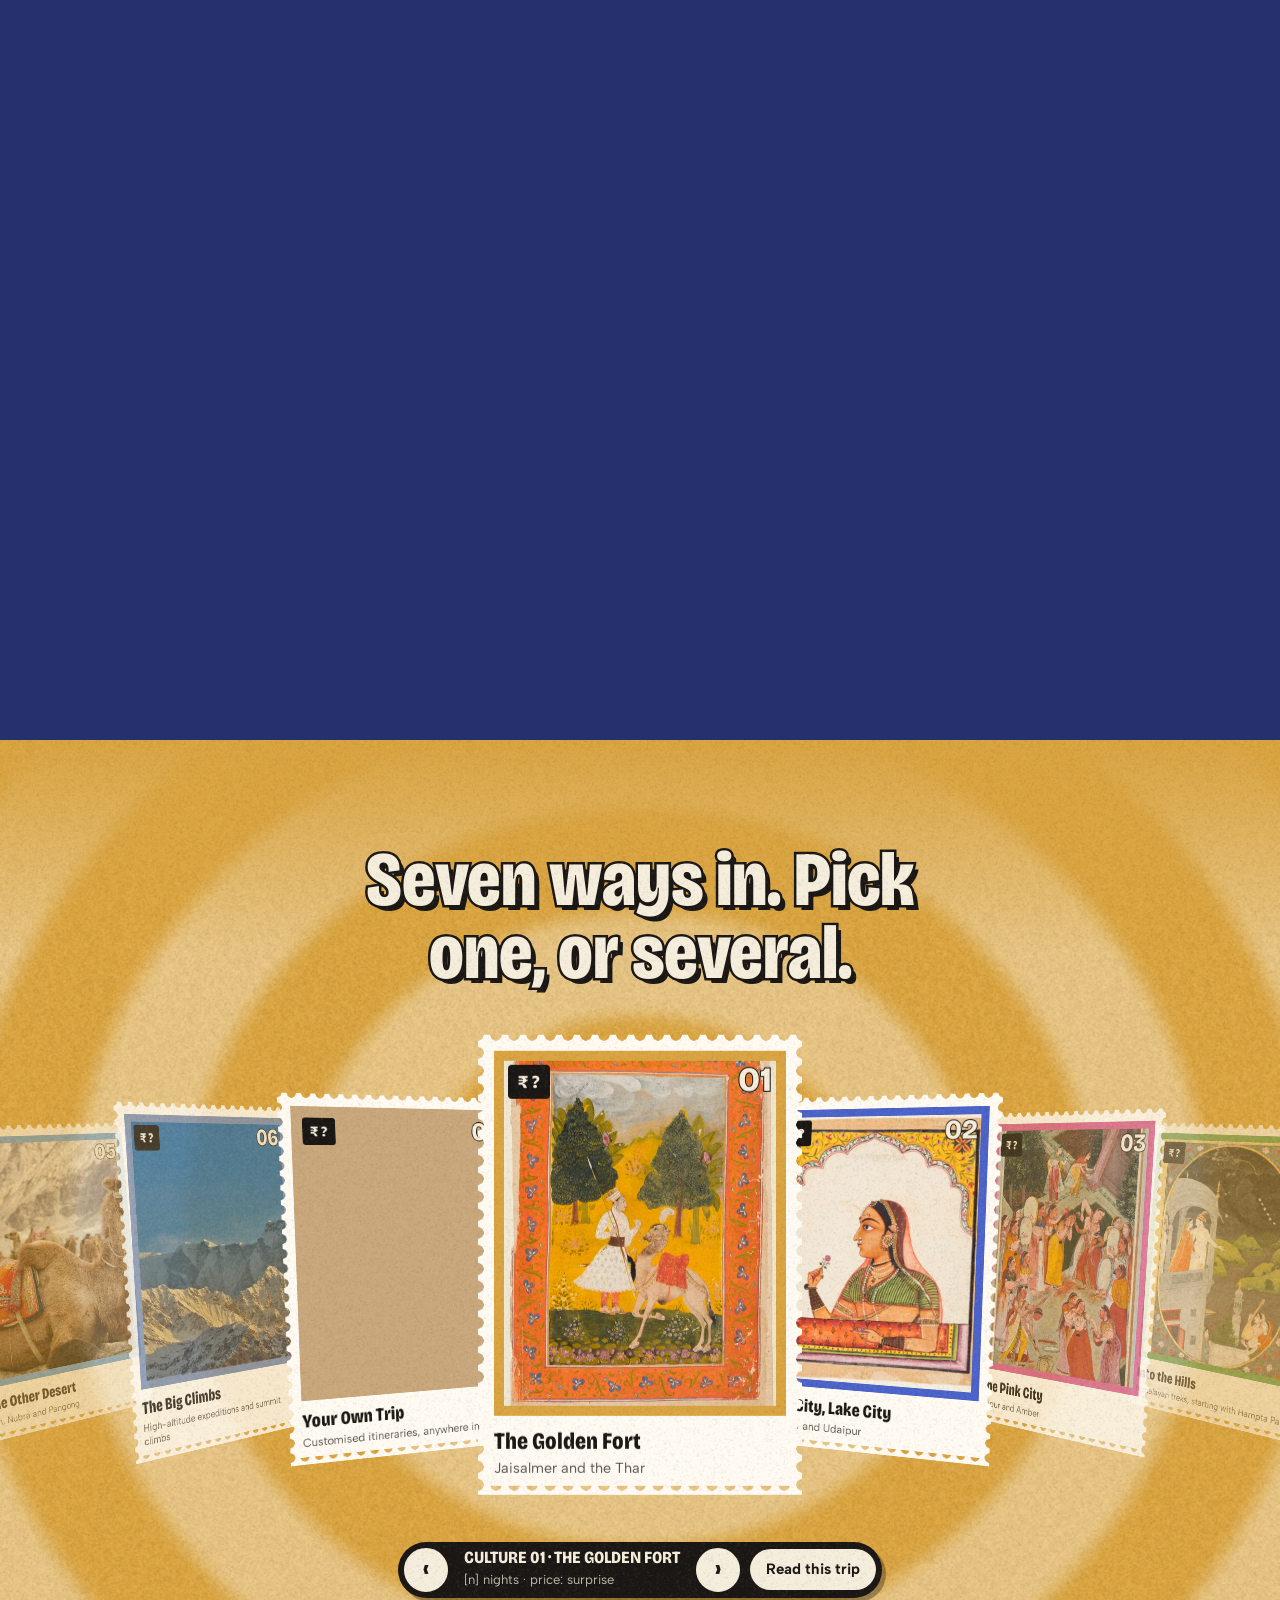
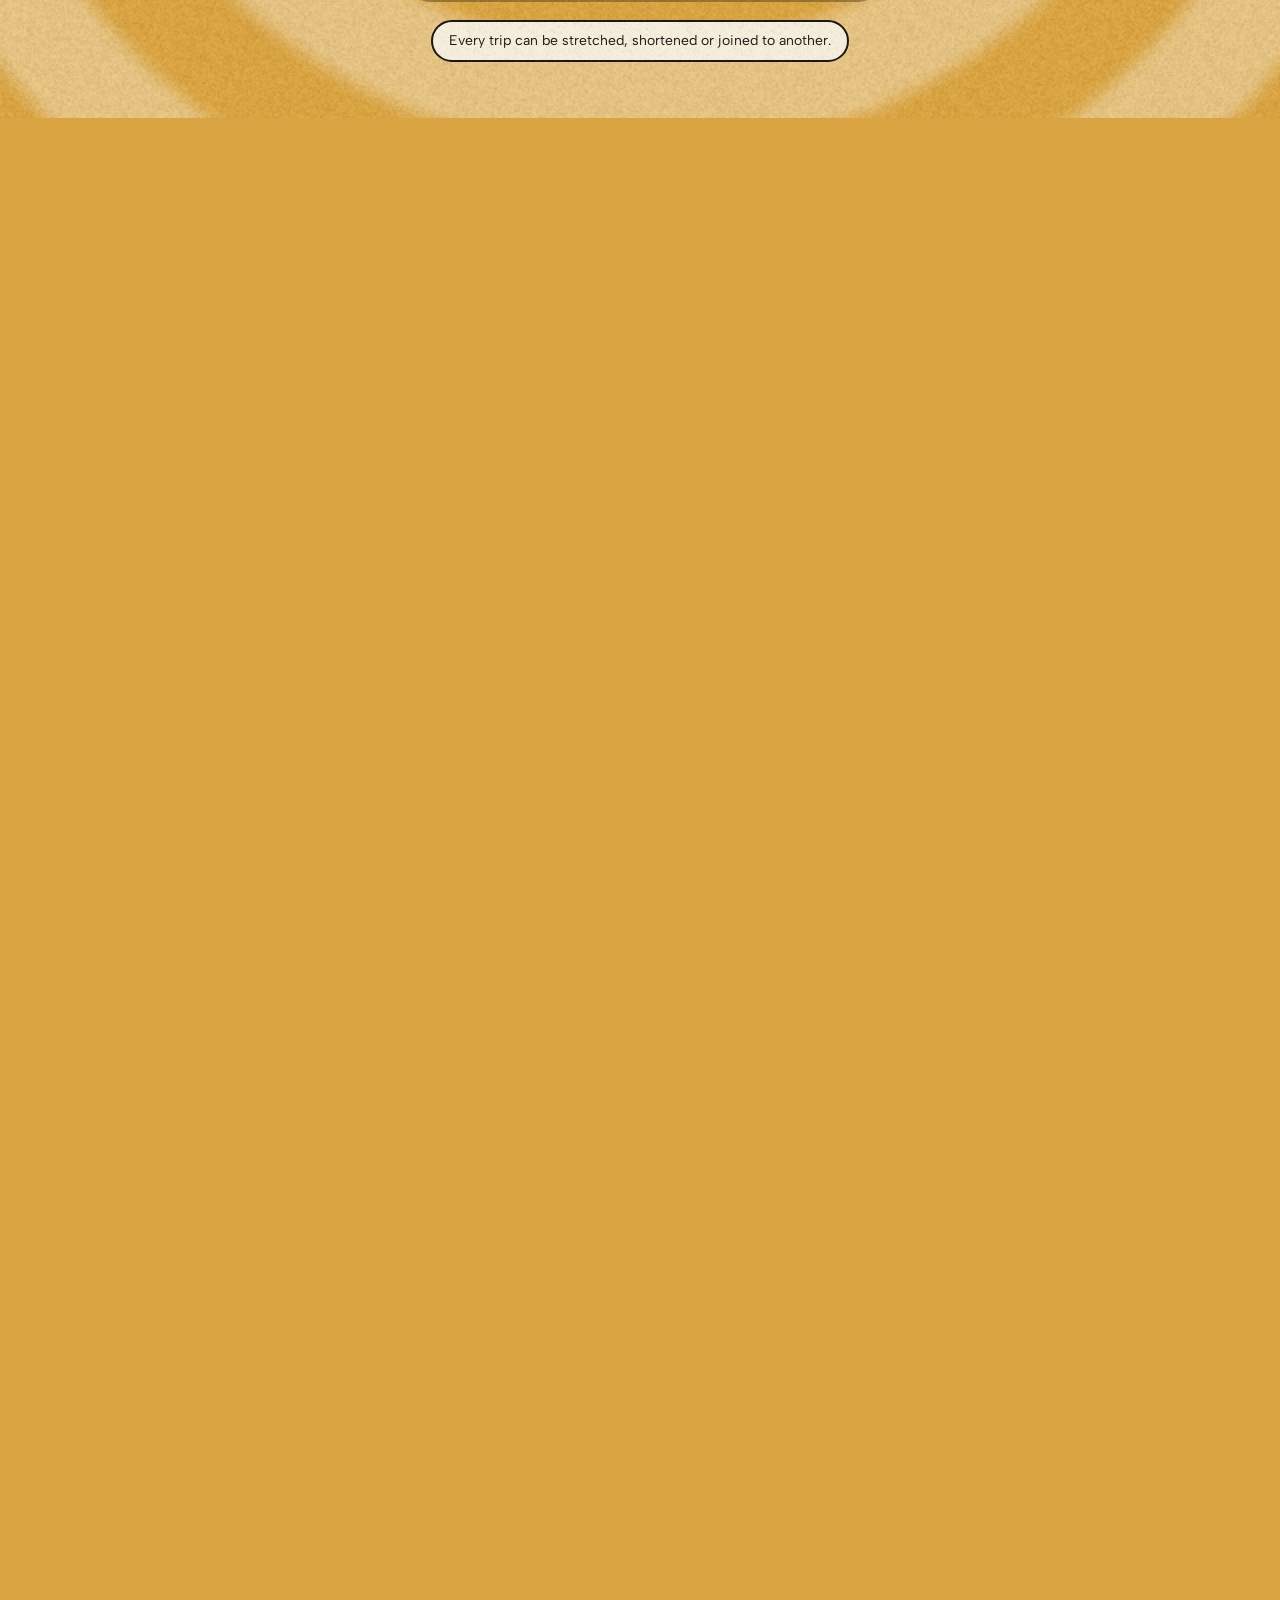
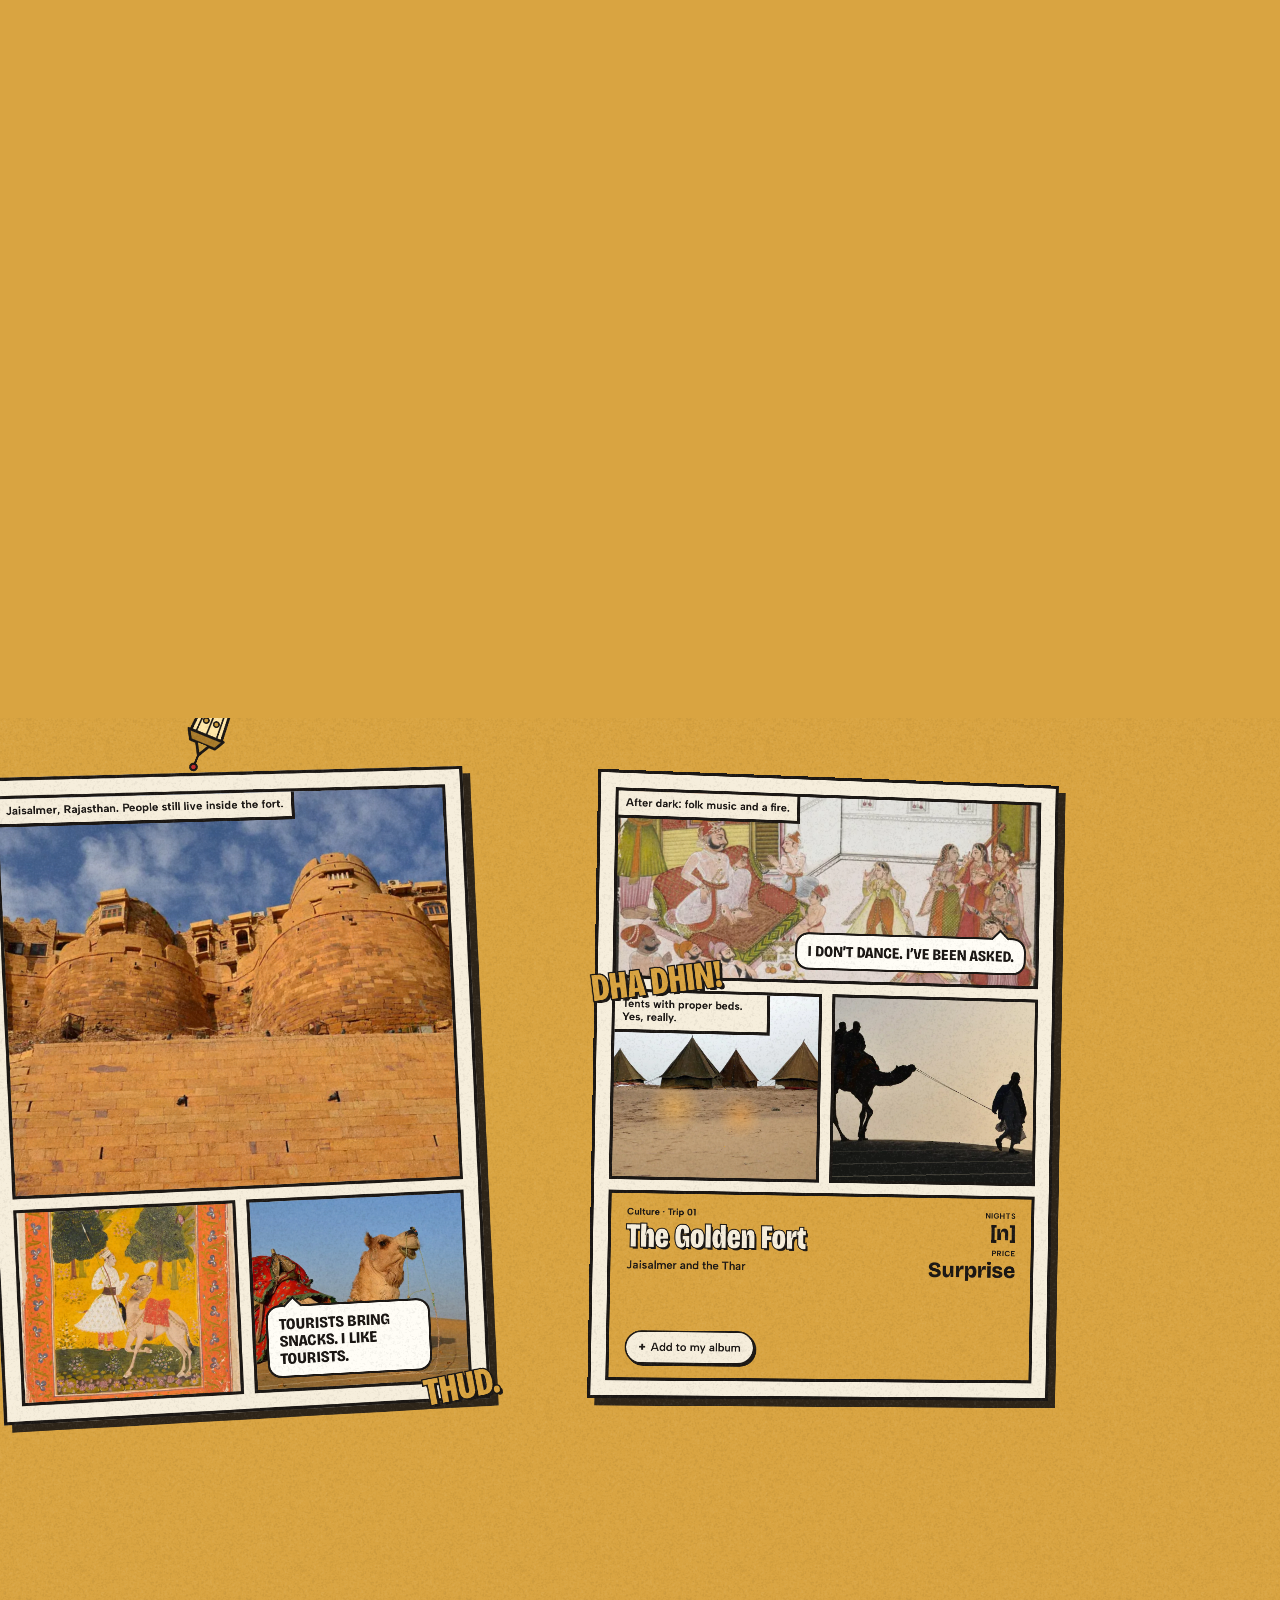
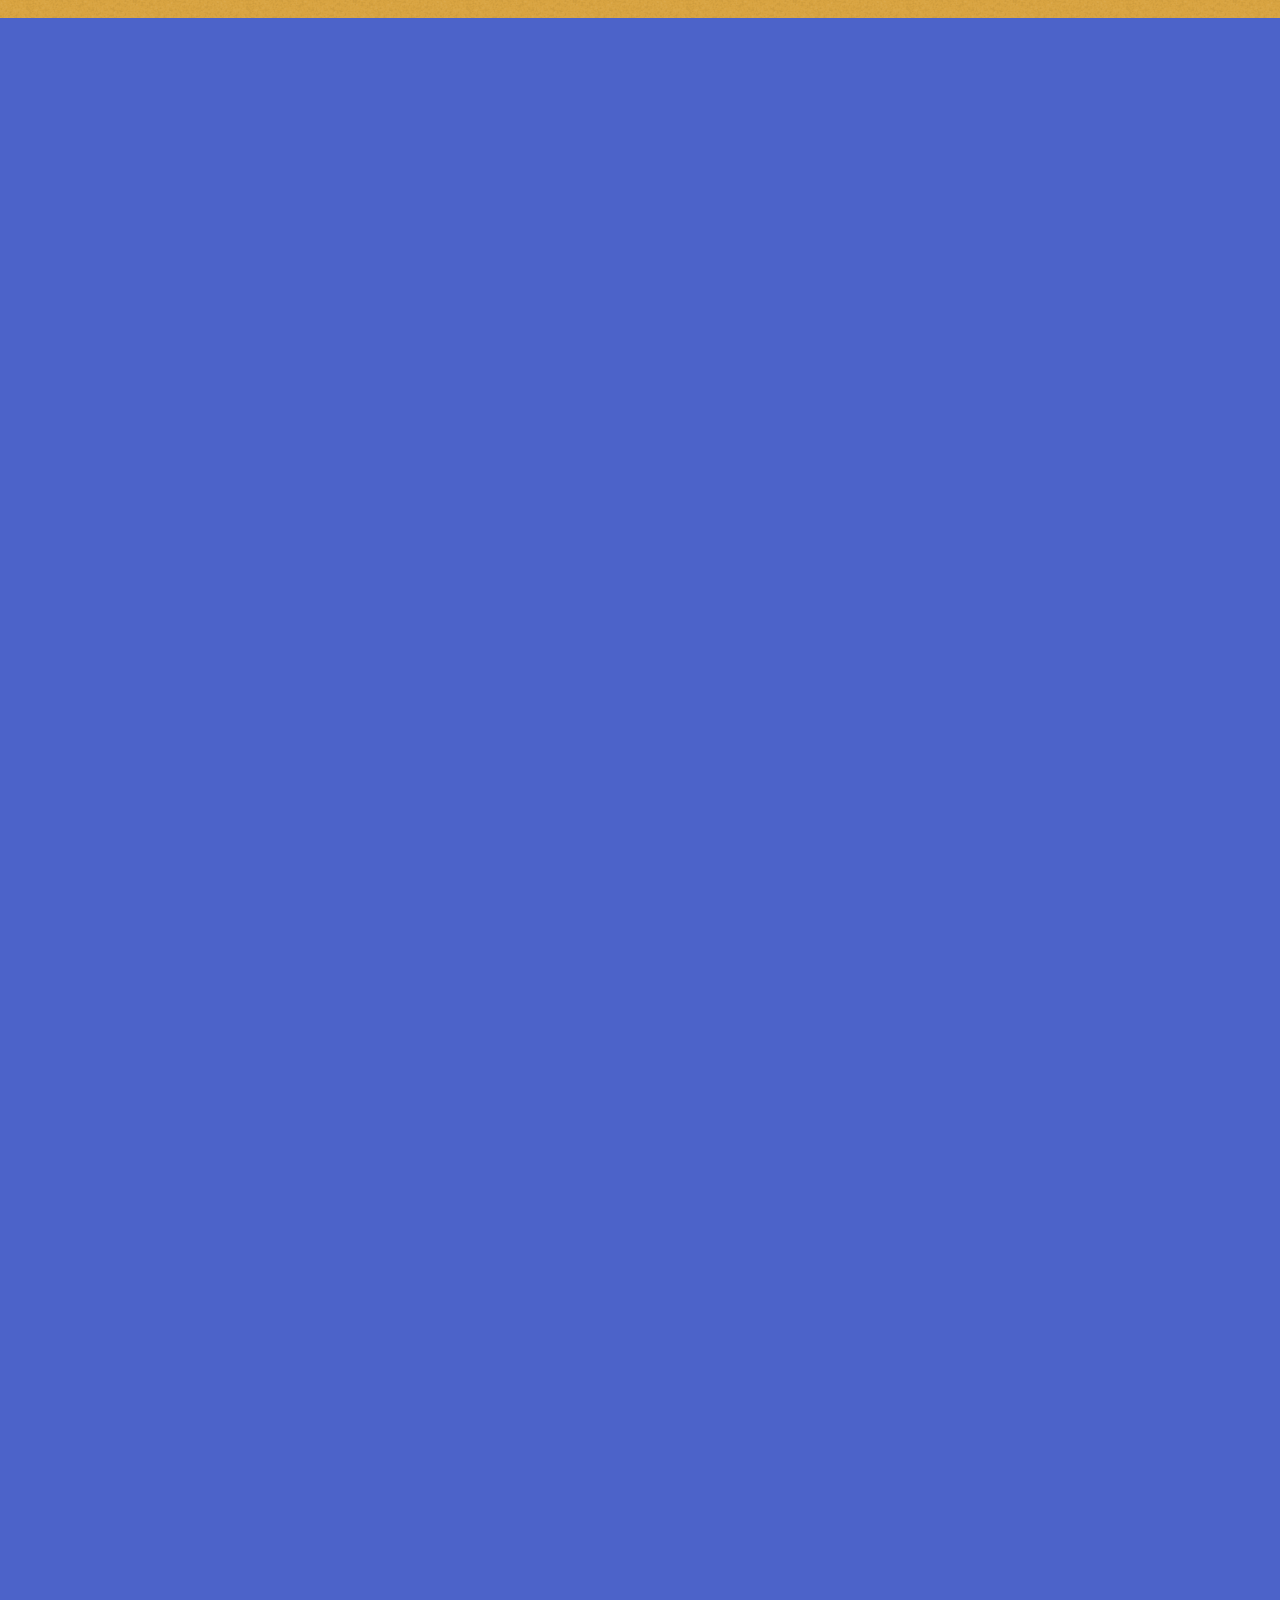
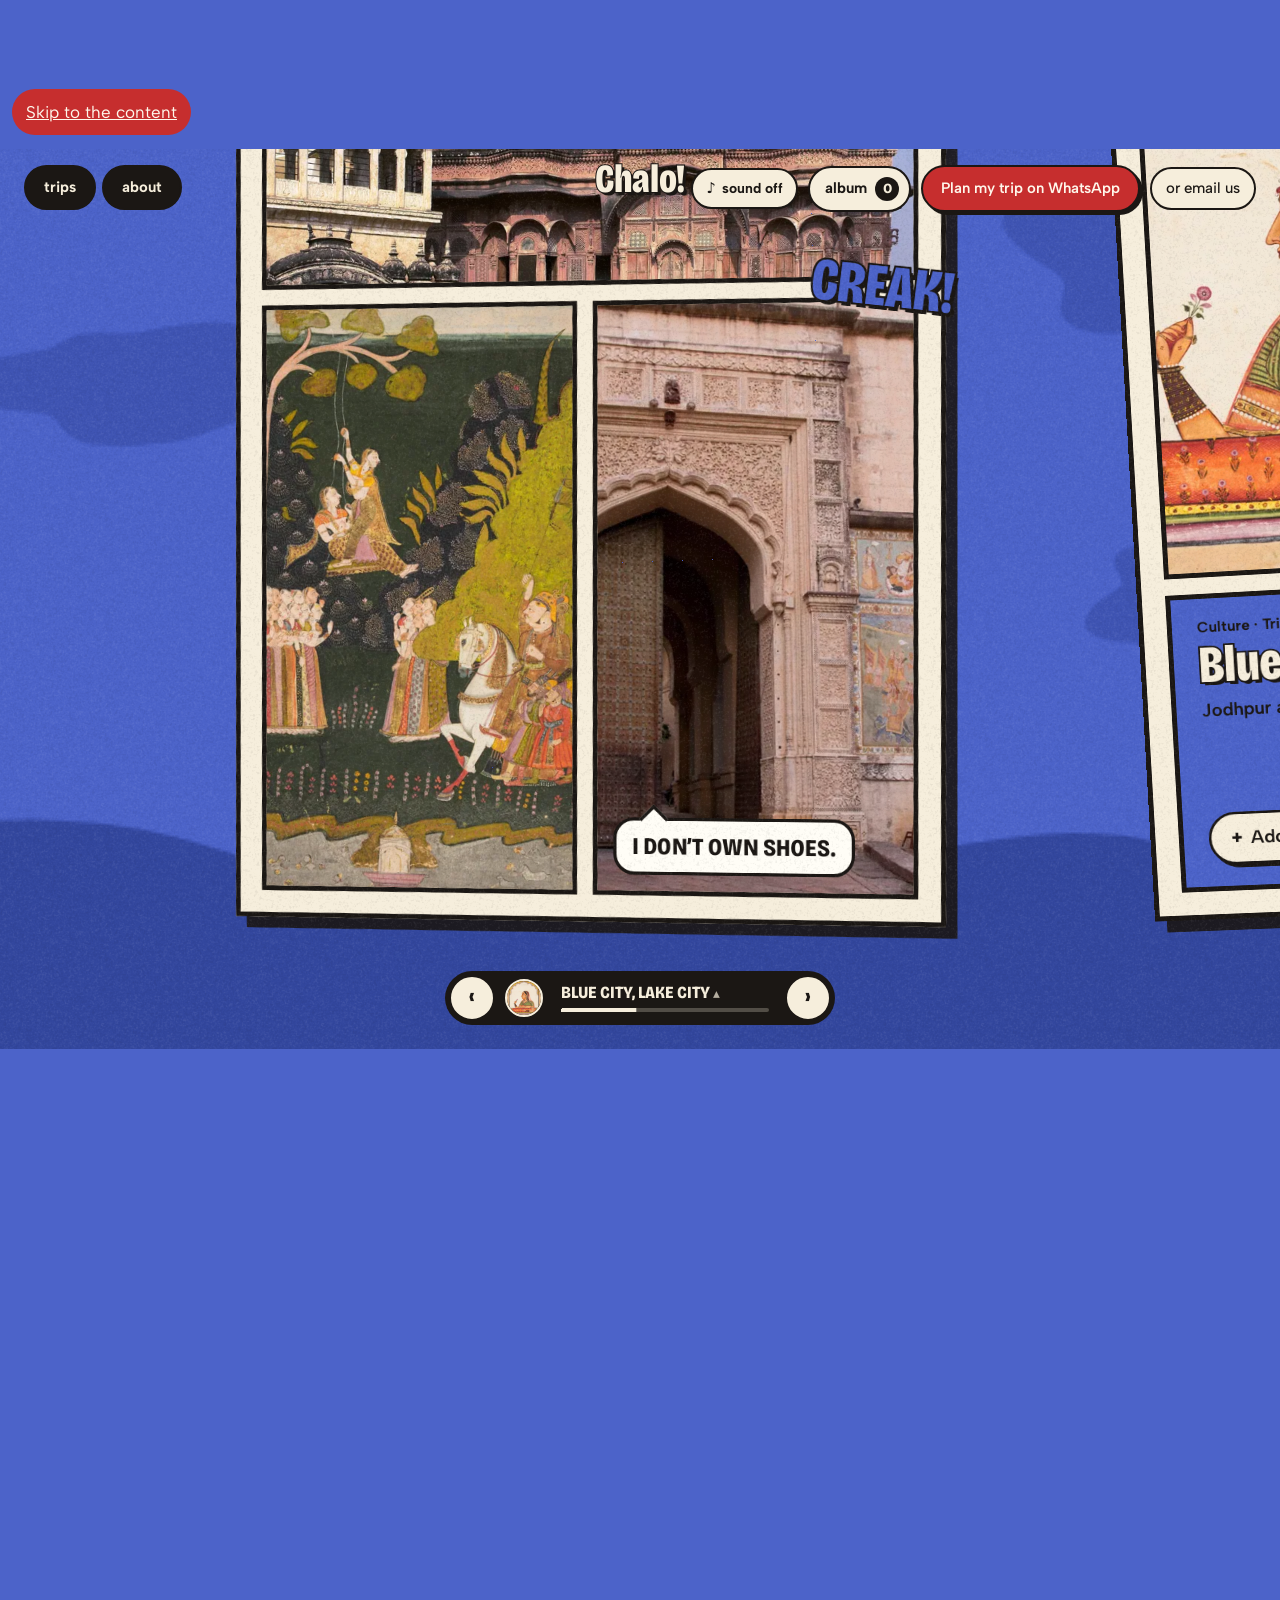
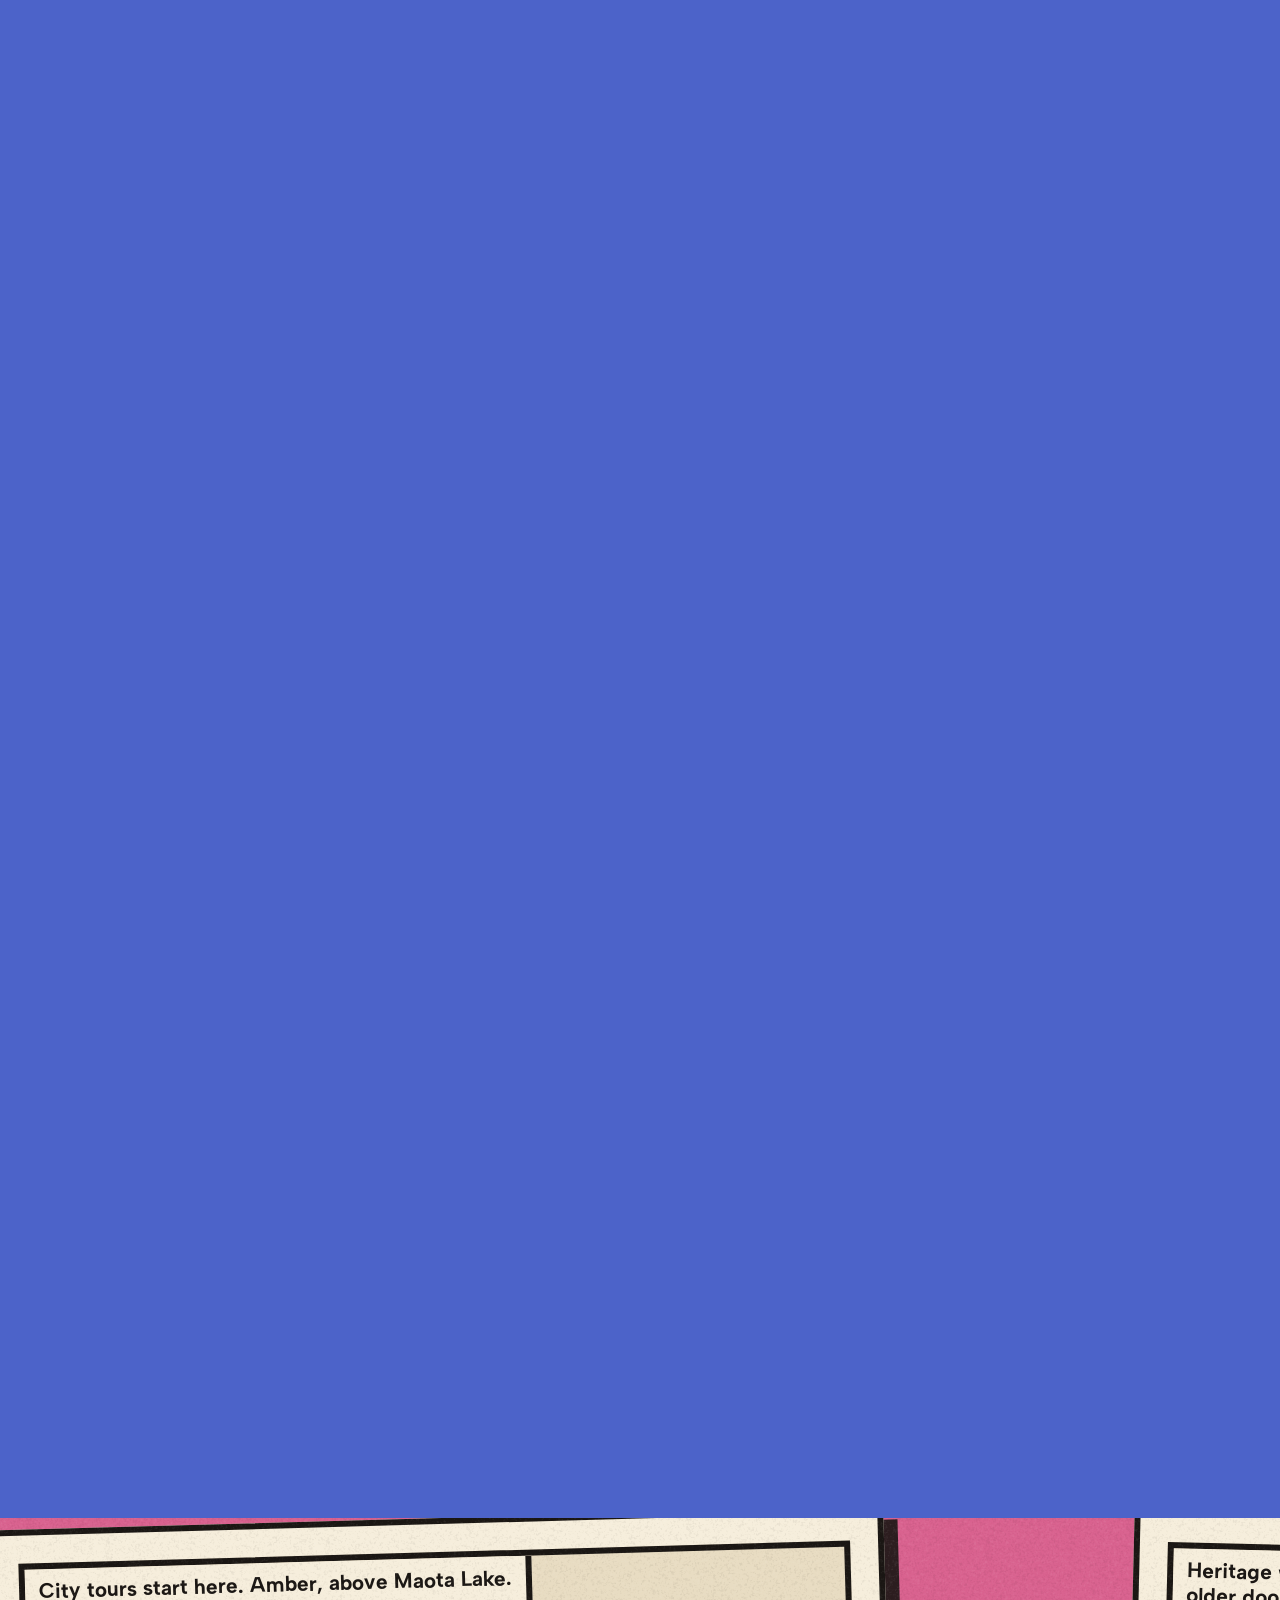
<file: index.html>
<!doctype html>
<html lang="en">
<head>
<meta charset="utf-8">
<meta name="viewport" content="width=device-width, initial-scale=1, viewport-fit=cover">
<title>Chalo! | Indian Dream Travel</title>
<meta name="description" content="An interactive trip album: Rajasthan tours, heritage walks and festivals, Himalayan treks and summit climbs, from Indian Dream Travel. Showing India to travellers since 2009.">
<meta name="robots" content="noindex">
<meta name="theme-color" content="#26306E">
<link rel="icon" href="data:,">
<link rel="preconnect" href="https://fonts.googleapis.com">
<link rel="preconnect" href="https://fonts.gstatic.com" crossorigin>
<link href="https://fonts.googleapis.com/css2?family=Bricolage+Grotesque:opsz,wdth,wght@12..96,75..100,400..800&family=Albert+Sans:wght@400;500;600;700&display=swap" rel="stylesheet">
  <script type="module" crossorigin src="./assets/chalo-BN0W6xjR.js"></script>
  <link rel="modulepreload" crossorigin href="./assets/runtime-BU-IUSzH.js">
  <link rel="modulepreload" crossorigin href="./assets/chrome-CybtUeBM.js">
  <link rel="stylesheet" crossorigin href="./assets/runtime-DfqYQpwl.css">
  <link rel="stylesheet" crossorigin href="./assets/chrome-B6pCt8s0.css">
</head>
<body>
<script>(function(){var d=document.documentElement,r=matchMedia('(prefers-reduced-motion: reduce)').matches,s=null,c=null;d.classList.add('js');try{s=sessionStorage.getItem('chalo-seen');c=sessionStorage.getItem('chalo-curtain');sessionStorage.removeItem('chalo-curtain')}catch(e){}if(!r&&c)d.classList.add('curtained');else if(!r&&!s&&true)d.classList.add('loading')})()</script>
<svg width="0" height="0" style="position:absolute" aria-hidden="true"><clipPath id="arch" clipPathUnits="objectBoundingBox"><path d="M0 1 L0 0.460 Q-0.024 0.346 0.050 0.252 Q0.079 0.150 0.188 0.107 Q0.265 0.025 0.389 0.030 Q0.500 -0.020 0.611 0.030 Q0.735 0.025 0.812 0.107 Q0.921 0.150 0.950 0.252 Q1.024 0.346 1.000 0.460 L1 1 Z"/></clipPath><filter id="rgb" x="-15%" y="-15%" width="130%" height="130%" color-interpolation-filters="sRGB"><feColorMatrix in="SourceGraphic" values="1 0 0 0 0 0 0 0 0 0 0 0 0 0 0 0 0 0 1 0" result="r"/><feOffset in="r" id="rgb-r" dx="-8" dy="0" result="r2"/><feColorMatrix in="SourceGraphic" values="0 0 0 0 0 0 1 0 0 0 0 0 0 0 0 0 0 0 1 0" result="g"/><feColorMatrix in="SourceGraphic" values="0 0 0 0 0 0 0 0 0 0 0 0 1 0 0 0 0 0 1 0" result="b"/><feOffset in="b" id="rgb-b" dx="8" dy="0" result="b2"/><feBlend in="r2" in2="g" mode="screen" result="rg"/><feBlend in="rg" in2="b2" mode="screen"/></filter></svg>
<a class="skip" href="#main">Skip to the content</a>
<header class="bar">
  <nav class="bar-l" aria-label="Main">
    <a class="tl-link" href="#trips">trips</a>
    <a class="tl-link" href="about/" data-page>about</a>
  </nav>
  <a class="logo" href="#top" aria-label="Chalo! by Indian Dream Travel"><span style="--i:0">C</span><span style="--i:1">h</span><span style="--i:2">a</span><span style="--i:3">l</span><span style="--i:4">o</span><span style="--i:5">!</span></a>
  <div class="bar-r"><button type="button" class="sound-pill" aria-pressed="false" aria-label="Sound"><i aria-hidden="true">♪</i><span>sound off</span></button><button type="button" class="album-pill" data-cart-open aria-haspopup="dialog" aria-expanded="false" aria-label="Open your album"><span>album</span><b data-album-count>0</b></button><a class="btn" data-wa href="https://wa.me/" target="_blank" rel="noopener">Plan my trip on WhatsApp</a><a class="alt" data-mail href="mailto:">or email us</a></div>
</header>
<main id="main">
<section class="scene hero" id="top" aria-labelledby="hero-h">
  <div class="stage">
    <div class="veil" aria-hidden="true"><i class="ld-bar"><s></s></i></div>
    <div class="arch-wrap"><div class="arch-intro"><div class="arch"><div class="arch-art"><img class="pimg still" src="./img/art/2018.164-1600.webp" srcset="./img/art/2018.164-800.webp 800w, ./img/art/2018.164-1600.webp 1600w" sizes="(max-width:760px) 78vw, 40vw" alt="Painting: Prince Mathu Singh of Jatoli riding a blue horse to Udaipur, Mewar, about 1700" fetchpriority="high" decoding="async" style="object-position:50% 45%"><div class="pup" role="img" aria-label="The same painting as moving paper puppets: the horse rocks, the attendant waves his fly whisk, and a camel peeks in"></div></div><div class="ld-sil" aria-hidden="true"><svg viewBox="0 0 100 100"><path class="s-horse" d="M59.6 87.5 56.5 87.5 55.2 85.5 53.8 85.5 52.8 84.8 49.3 84.4 49.0 84.1 44.1 84.1 43.3 83.2 43.6 82.2 42.8 81.3 41.7 81.7 41.2 81.2 41.6 79.4 43.6 77.0 42.1 75.8 40.0 75.5 36.6 73.8 34.5 72.4 32.1 70.0 31.1 69.6 29.9 68.1 28.8 65.0 28.8 62.9 28.5 62.6 29.2 57.7 28.3 56.9 25.9 59.0 20.0 61.7 16.3 64.1 14.5 64.5 9.7 66.9 8.5 66.7 11.1 64.5 14.2 62.7 22.8 54.5 23.5 54.1 30.4 54.5 33.1 51.7 36.6 49.7 38.6 49.0 41.0 49.0 42.8 50.0 44.7 47.8 43.6 46.7 43.3 45.7 41.6 44.0 40.5 39.8 40.9 39.5 40.9 38.1 41.9 36.7 39.8 34.0 40.2 33.0 39.5 32.3 39.5 31.6 38.5 30.2 37.1 27.1 37.4 25.4 39.2 23.3 39.8 20.9 38.3 19.4 36.9 19.4 36.4 18.8 36.4 18.2 37.1 17.1 36.4 16.4 36.4 15.4 38.3 14.2 39.7 13.9 41.4 12.1 42.4 12.1 44.8 14.5 45.5 14.5 45.7 15.4 47.1 17.1 47.1 18.8 48.1 20.2 46.7 21.9 46.7 23.7 46.4 24.4 47.4 25.7 47.4 26.8 48.6 28.0 49.7 26.9 51.7 27.3 52.2 28.1 51.9 29.5 52.8 30.4 57.6 30.4 59.8 27.1 62.7 24.2 64.8 23.1 68.1 20.6 66.7 18.8 67.0 17.1 66.2 16.3 63.9 15.4 63.9 14.4 65.0 12.6 65.5 12.1 66.2 12.1 67.7 14.7 68.1 16.4 69.5 18.2 68.4 19.5 69.6 21.1 70.5 20.2 70.7 19.4 71.3 20.0 72.7 18.7 73.2 20.2 74.1 21.1 75.1 21.8 75.8 21.8 77.4 23.0 77.0 23.3 77.4 23.7 77.0 24.0 77.4 26.4 77.7 26.8 78.4 30.5 79.1 31.6 79.1 32.3 79.8 33.0 79.3 35.2 78.6 35.5 77.5 35.5 77.2 35.2 76.5 35.9 75.5 35.5 71.9 32.6 72.4 32.4 73.2 31.2 72.2 29.9 71.0 29.0 69.8 30.2 70.1 31.6 69.5 32.3 70.1 33.0 69.8 34.0 70.5 34.7 70.1 35.0 70.1 36.1 70.8 37.4 71.5 38.5 73.9 40.5 75.5 42.8 76.5 42.1 76.9 42.4 78.1 40.9 78.9 40.4 80.6 40.7 82.2 42.9 82.5 45.0 85.6 47.1 88.4 51.9 91.1 55.0 91.1 57.7 89.9 59.0 88.2 60.0 85.8 60.0 84.6 58.4 84.6 57.1 86.1 55.9 87.2 55.9 88.0 54.6 86.7 52.2 85.5 51.0 84.6 51.9 84.6 53.3 83.6 54.3 83.6 55.0 83.0 55.5 81.7 55.2 79.6 56.9 77.4 59.1 77.4 59.8 76.7 60.8 74.4 63.1 73.4 63.4 72.5 64.3 72.9 64.6 72.7 65.8 72.4 65.5 71.7 65.8 71.0 65.1 69.3 66.2 68.2 65.8 67.4 66.7 67.2 69.6 66.9 69.3 66.2 69.6 66.0 68.4 65.1 67.6 63.1 68.6 60.3 68.9 59.6 69.6 58.6 69.3 56.4 71.2 56.4 72.9 56.7 73.2 56.4 75.3 55.5 74.8 54.1 75.8 53.1 75.5 50.9 77.7 51.7 78.6 56.5 78.6 58.8 79.8 60.8 83.2 60.8 83.6 60.0 84.1 59.0 83.7 58.1 84.6 59.5 86.3 59.8 87.0 59.6 87.5ZM55.3 39.8 56.0 39.2 56.4 34.3 56.7 34.0 55.5 32.8 53.4 32.8 51.9 34.0 53.3 35.4 54.3 37.1 53.6 38.5 55.2 40.0 55.3 39.8ZM55.3 83.2 56.4 82.2 56.4 81.5 55.5 80.6 55.2 81.0 50.0 80.6 49.1 81.5 50.7 82.7 55.3 83.2Z"/><path class="s-camel" d="M70.3 91.1 62.7 91.1 62.2 90.6 62.9 89.6 62.6 88.6 64.6 86.8 64.6 86.1 65.3 85.5 65.3 84.4 66.4 81.3 66.4 79.6 66.7 79.3 66.7 76.9 65.0 73.1 62.6 70.3 60.8 68.9 57.4 64.5 56.0 61.7 55.7 59.6 54.8 58.8 46.9 62.9 45.2 64.3 42.4 63.6 41.4 62.2 39.5 64.1 38.5 66.2 38.5 67.2 37.1 68.9 39.3 70.5 41.0 68.4 42.4 68.8 46.0 71.3 45.7 72.4 45.2 72.9 42.4 72.9 40.4 71.9 36.2 71.5 35.0 72.7 35.0 73.4 34.0 75.1 32.3 80.6 32.3 82.7 31.8 83.2 31.1 83.2 29.9 84.4 30.9 85.8 30.5 87.5 29.7 88.4 27.6 89.4 25.9 89.4 24.7 88.6 24.7 87.9 29.5 82.4 33.0 73.1 33.0 72.0 32.1 71.2 28.7 71.2 26.8 69.6 26.8 67.9 27.5 66.9 28.5 63.8 28.5 62.7 29.2 61.7 30.5 57.6 30.2 55.2 28.8 54.1 29.2 53.4 28.8 52.8 29.2 52.4 29.2 49.7 28.8 49.3 28.8 43.1 28.5 42.4 29.2 40.7 29.2 38.6 30.5 35.5 34.9 30.9 36.2 30.5 38.1 28.7 37.3 27.8 36.9 28.1 35.2 27.1 33.8 27.1 33.0 25.9 34.0 23.8 37.3 21.3 38.8 19.7 38.8 19.0 39.7 18.2 41.7 17.8 42.6 17.0 42.3 13.5 42.9 11.4 44.0 10.1 45.9 8.5 49.0 8.5 50.9 10.4 50.9 11.8 50.0 12.6 47.9 12.3 45.7 15.6 43.6 17.0 44.5 18.2 46.9 18.8 47.1 19.4 46.7 19.7 48.8 21.4 48.8 21.8 48.1 22.5 47.8 24.2 46.0 25.9 46.0 27.6 46.7 28.3 46.4 29.7 44.0 33.1 40.4 35.7 38.5 37.6 37.8 39.3 37.8 40.7 39.0 42.3 41.0 41.6 41.9 40.7 41.9 39.7 43.3 35.9 44.8 34.3 45.9 34.3 46.2 34.0 48.6 34.7 51.4 36.4 53.1 36.4 55.9 35.0 57.9 35.0 59.1 35.9 59.5 36.6 59.5 39.7 58.1 42.4 59.0 43.3 62.4 45.0 64.5 46.7 68.8 51.7 70.8 55.9 71.9 63.4 72.9 66.9 73.9 69.3 75.0 70.3 75.0 74.4 74.1 75.3 73.1 74.3 72.2 75.1 72.2 76.2 71.9 76.5 72.2 77.2 71.9 77.5 72.2 85.5 71.2 86.5 71.2 87.2 71.9 88.2 71.9 89.9 70.3 91.1ZM32.6 69.6 34.0 67.6 34.0 66.2 35.4 62.7 34.5 61.9 32.6 64.1 30.5 67.9 30.9 68.9 31.8 69.8 32.6 69.6ZM68.1 88.6 70.1 85.5 70.1 77.2 69.3 76.3 68.4 77.2 68.1 80.0 67.7 80.3 67.7 84.4 68.1 84.8 68.1 85.8 66.4 87.2 67.6 88.7 68.1 88.6Z"/><path class="s-elephant" d="M73.0 85.1 72.1 84.9 72.1 81.8 71.8 81.1 67.5 76.8 65.0 75.4 61.6 74.4 60.2 73.3 57.1 73.3 54.8 75.6 54.5 77.0 51.6 81.3 48.1 80.9 46.4 79.2 45.7 79.2 44.5 78.0 47.4 76.8 49.1 74.7 51.4 73.2 52.4 70.7 52.4 68.0 51.7 67.3 51.7 66.2 50.5 65.0 44.3 61.9 43.6 62.3 42.9 63.3 41.7 62.4 41.7 61.4 40.8 60.5 40.0 61.4 38.9 65.2 39.8 66.1 41.2 64.7 42.6 65.0 43.4 65.9 43.8 67.3 45.2 69.4 45.0 70.6 41.5 69.5 35.7 69.5 34.6 68.8 33.8 67.6 33.1 65.6 32.4 61.1 31.5 60.2 27.7 64.0 22.2 68.1 19.9 70.4 20.3 71.4 19.1 72.6 17.7 72.6 16.3 71.6 14.6 71.6 13.5 70.9 13.9 70.2 16.0 69.2 17.9 67.3 18.9 63.8 21.7 60.0 24.8 54.5 29.6 49.0 27.7 46.4 24.6 45.3 22.5 44.0 19.8 45.3 19.6 44.5 20.3 43.8 19.1 42.6 18.2 43.4 18.2 44.1 16.6 44.6 15.1 46.5 14.4 48.6 14.4 50.0 14.0 50.3 13.7 54.5 13.4 54.8 12.7 58.6 12.3 59.0 12.3 60.7 12.0 61.1 12.0 63.8 12.3 64.9 14.2 66.4 16.6 65.4 16.5 66.9 15.3 67.8 13.2 67.8 11.8 67.1 9.9 64.9 9.6 62.4 8.5 61.4 8.5 45.2 9.6 44.1 10.2 42.0 14.9 37.0 19.2 33.4 19.9 31.7 21.5 30.1 22.5 29.8 24.6 30.1 27.7 27.4 30.8 26.0 31.5 26.0 33.2 27.4 34.3 27.7 35.5 26.5 34.4 25.5 34.1 21.3 34.6 20.8 35.3 21.1 36.2 22.3 36.2 23.0 37.0 23.9 37.9 23.0 38.2 22.0 37.9 20.3 38.9 19.2 38.1 18.4 37.7 18.7 36.3 18.7 34.3 19.4 32.4 19.2 37.4 18.4 37.7 18.0 41.2 17.7 42.0 16.5 41.2 15.6 39.5 15.6 40.1 14.6 40.8 14.6 43.3 17.3 44.8 17.5 42.9 17.7 41.4 18.9 43.8 21.3 43.3 22.2 42.6 22.2 41.4 23.4 43.8 26.1 43.8 30.3 44.6 31.2 47.9 32.0 46.9 34.1 48.4 35.7 49.8 35.7 51.2 36.7 52.2 36.0 54.3 38.4 55.5 37.6 55.2 36.5 55.5 35.8 54.8 34.8 57.6 32.4 57.6 31.7 56.9 30.3 56.0 29.4 55.0 29.1 53.5 27.5 53.1 24.1 54.1 24.1 54.8 26.5 56.0 27.4 57.6 25.5 57.3 23.7 58.0 23.0 58.0 22.3 59.2 21.5 59.9 21.8 61.2 20.8 61.4 21.7 62.6 22.9 63.5 23.0 63.5 24.8 61.6 24.9 60.7 25.8 61.1 26.5 60.7 27.2 62.8 29.6 61.4 35.8 62.4 36.9 62.1 37.2 64.9 40.0 65.6 41.7 70.0 46.5 70.4 47.6 72.8 50.7 73.5 52.8 74.2 53.5 75.2 55.9 77.0 62.1 78.7 66.2 81.3 68.8 82.3 69.2 85.1 69.5 88.5 68.5 91.1 69.0 91.1 69.4 90.3 69.9 87.5 70.2 87.2 70.6 83.7 70.6 82.0 69.5 80.2 69.5 74.0 63.7 73.2 64.5 72.5 71.1 71.8 73.2 72.8 75.2 76.3 78.3 77.7 80.8 77.7 81.5 76.4 82.7 75.8 82.7 74.7 83.4 73.0 85.1ZM61.2 19.8 60.5 19.1 59.9 19.4 57.4 18.7 55.4 17.3 54.3 18.4 54.1 17.5 54.8 16.5 54.8 15.4 55.7 14.6 57.1 14.6 59.5 16.6 60.5 16.6 60.9 16.3 62.6 17.7 68.5 18.4 69.2 19.1 71.1 19.2 67.5 19.4 67.1 19.1 63.0 19.1 61.2 19.8ZM40.0 42.0 40.8 41.9 42.4 39.6 41.5 38.8 39.8 38.8 38.9 39.6 38.9 41.4 40.0 42.0Z"/><path class="s-attendant" d="M55.2 49.1 54.5 49.1 49.3 45.0 47.4 42.4 47.1 40.0 48.5 35.9 48.1 33.8 47.2 33.0 46.2 33.0 45.9 32.6 44.8 32.6 44.5 33.0 43.3 32.8 43.3 30.0 44.0 29.0 44.0 28.3 46.6 25.4 48.6 24.4 51.7 24.0 52.4 24.7 53.1 24.7 55.5 26.1 57.2 26.4 58.1 27.3 57.7 27.6 58.1 29.7 59.0 30.5 60.2 29.0 60.5 26.2 61.5 24.2 60.8 23.1 60.8 22.1 60.2 20.4 60.2 18.7 51.7 12.0 50.3 12.0 49.5 13.2 47.9 14.4 41.7 17.1 39.2 19.7 36.1 24.5 33.3 28.0 33.0 29.3 32.3 30.0 31.2 33.1 31.2 34.2 30.9 34.2 30.9 30.4 31.9 29.3 32.6 26.9 34.3 24.2 35.7 20.0 37.8 15.9 40.5 12.1 42.4 10.2 44.1 9.5 45.2 8.5 49.0 8.5 52.1 11.3 60.3 17.5 63.4 18.5 63.6 19.4 66.2 21.9 68.8 23.5 68.8 24.2 67.9 24.4 64.8 21.9 63.9 22.8 64.3 25.9 63.6 27.3 63.3 30.7 61.9 33.8 61.2 34.5 61.2 35.2 63.9 38.3 65.7 41.0 66.4 44.5 65.5 45.4 64.5 45.4 63.6 46.2 64.3 47.6 63.8 48.5 61.7 48.5 60.3 47.8 58.6 47.8 58.3 47.4 57.6 48.1 56.5 48.1 55.2 49.1ZM56.9 91.1 53.4 91.1 52.4 90.1 49.3 89.8 48.8 88.9 49.1 87.9 49.1 84.8 50.5 83.4 51.9 77.2 52.2 76.9 51.7 76.0 49.5 74.1 51.5 72.0 51.5 71.3 52.6 69.3 51.7 68.4 51.0 68.4 48.5 65.5 48.8 65.1 48.5 64.5 48.5 61.0 49.7 59.8 50.7 59.5 52.4 58.1 58.6 55.3 62.7 52.2 64.1 51.9 64.6 52.8 63.3 54.5 63.6 56.9 63.3 57.2 63.3 59.3 62.9 59.6 62.9 60.7 63.6 61.7 62.9 62.4 62.2 64.5 63.1 65.3 64.8 65.7 65.0 66.5 66.0 67.6 66.0 68.2 64.8 68.4 63.9 69.3 63.6 72.0 62.9 73.1 62.9 74.1 61.5 78.6 61.0 79.1 58.3 78.7 55.0 83.0 53.6 85.8 53.6 86.5 55.5 88.4 58.1 89.6 56.9 91.1Z"/></svg></div></div></div>
      <svg class="postmark" viewBox="0 0 200 200" aria-hidden="true"><defs><path id="pm-c" d="M100 100 m-74 0 a74 74 0 1 1 148 0 a74 74 0 1 1 -148 0"/></defs><circle cx="100" cy="100" r="96" fill="#1B1714"/><circle cx="100" cy="100" r="54" fill="#F6EEDC" stroke="#1B1714" stroke-width="4"/><text font-family="Bricolage Grotesque, sans-serif" font-weight="800" font-size="15" fill="#F6EEDC"><textPath href="#pm-c" textLength="458" lengthAdjust="spacing">INTERACTIVE TRIP ALBUM · INDIAN DREAM TRAVEL · </textPath></text><g transform="translate(100 104)" fill="#C62E2E" stroke="#1B1714" stroke-width="3" stroke-linejoin="round"><path d="M0 18C-10 6-10-10 0-26 10-10 10 6 0 18z"/><path d="M0 18C-16 14-26 2-28-14-12-12-2-2 0 18z"/><path d="M0 18C16 14 26 2 28-14 12-12 2-2 0 18z"/><path d="M-30 20h60" stroke-width="4" fill="none"/></g></svg>
      <p class="arch-cap">Mewar, about 1700. Cleveland Museum of Art.</p></div>
    <h1 id="hero-h" class="wordmark"><span class="sr">Chalo!</span><span class="wm" aria-hidden="true"><span style="--i:0">C</span><span style="--i:1">h</span><span style="--i:2">a</span><span style="--i:3">l</span><span style="--i:4">o</span><span style="--i:5">!</span></span><span class="sub">An interactive trip album by Indian Dream Travel</span></h1>
    <div class="hero-txt">
      <p>Showing India to travellers since 2009. Rajasthan is home. The Himalaya is the next chapter. Follow Ek the camel north, then send us the trips you like.</p>
      <a class="pill" href="#trips">Start reading</a>
    </div>
    <div class="iris" aria-hidden="true"></div>
  </div>
</section>

<section class="trips" id="trips" aria-labelledby="trips-h" style="--ground:#D9A441;--deep:#B9822A">
  <canvas class="rings" aria-hidden="true"></canvas>
  <h2 id="trips-h">Seven ways in. Pick one, or several.</h2>
  <ol class="stamps" aria-label="Trips"><li class="stamp" style="--ground:#D9A441" data-ground="#D9A441" data-deep="#B9822A" data-title="The Golden Fort" data-no="01" data-kicker="Culture 01" data-meta="[n] nights · price: surprise" data-go="Read this trip"><a href="#ch1" aria-label="Read trip 01: The Golden Fort" draggable="false"><span class="st-img"><img class="pimg" src="./img/art/2018.168-1600.webp" srcset="./img/art/2018.168-800.webp 800w, ./img/art/2018.168-1600.webp 1600w" sizes="(max-width:760px) 62vw, 320px" alt="" loading="lazy" decoding="async" style="object-position:50% 70%"></span><span class="st-val">₹ ?</span><span class="st-no">01</span><span class="st-t">The Golden Fort</span><span class="st-p">Jaisalmer and the Thar</span></a></li><li class="stamp" style="--ground:#4C63C9" data-ground="#4C63C9" data-deep="#33479E" data-title="Blue City, Lake City" data-no="02" data-kicker="Culture 02" data-meta="[n] nights · price: surprise" data-go="Read this trip"><a href="#ch2" aria-label="Read trip 02: Blue City, Lake City" draggable="false"><span class="st-img"><img class="pimg" src="./img/art/2018.182-1600.webp" srcset="./img/art/2018.182-800.webp 800w, ./img/art/2018.182-1600.webp 1600w" sizes="(max-width:760px) 62vw, 320px" alt="" loading="lazy" decoding="async" style="object-position:50% 40%"></span><span class="st-val">₹ ?</span><span class="st-no">02</span><span class="st-t">Blue City, Lake City</span><span class="st-p">Jodhpur and Udaipur</span></a></li><li class="stamp" style="--ground:#D9628F" data-ground="#D9628F" data-deep="#B4466F" data-title="The Pink City" data-no="03" data-kicker="Culture 03" data-meta="[n] nights · price: surprise" data-go="Read this trip"><a href="#ch3" aria-label="Read trip 03: The Pink City" draggable="false"><span class="st-img"><img class="pimg" src="./img/art/1971.83-1600.webp" srcset="./img/art/1971.83-800.webp 800w, ./img/art/1971.83-1600.webp 1600w" sizes="(max-width:760px) 62vw, 320px" alt="" loading="lazy" decoding="async" style="object-position:50% 40%"></span><span class="st-val">₹ ?</span><span class="st-no">03</span><span class="st-t">The Pink City</span><span class="st-p">Jaipur and Amber</span></a></li><li class="stamp" style="--ground:#5E9A55" data-ground="#5E9A55" data-deep="#437A3D" data-title="Into the Hills" data-no="04" data-kicker="Adventure 04" data-meta="[n] nights · price: surprise" data-go="Read this trip"><a href="#ch4" aria-label="Read trip 04: Into the Hills" draggable="false"><span class="st-img"><img class="pimg" src="./img/art/1973.104-1600.webp" srcset="./img/art/1973.104-800.webp 800w, ./img/art/1973.104-1600.webp 1600w" sizes="(max-width:760px) 62vw, 320px" alt="" loading="lazy" decoding="async" style="object-position:50% 40%"></span><span class="st-val">₹ ?</span><span class="st-no">04</span><span class="st-t">Into the Hills</span><span class="st-p">Himalayan treks, starting with Hampta Pass</span></a></li><li class="stamp" style="--ground:#5B97D1" data-ground="#5B97D1" data-deep="#3D79B2" data-title="The Other Desert" data-no="05" data-kicker="Adventure 05" data-meta="[n] nights · price: surprise" data-go="Read this trip"><a href="#ch5" aria-label="Read trip 05: The Other Desert" draggable="false"><span class="st-img"><img class="pimg" src="./img/camel_nubra-1920.webp" srcset="./img/camel_nubra-960.webp 960w, ./img/camel_nubra-1920.webp 1920w" sizes="(max-width:760px) 62vw, 320px" alt="" loading="lazy" decoding="async" style="object-position:50% 40%;"></span><span class="st-val">₹ ?</span><span class="st-no">05</span><span class="st-t">The Other Desert</span><span class="st-p">Leh, Nubra and Pangong</span></a></li><li class="stamp" style="--ground:#7C8FB5" data-ground="#7C8FB5" data-deep="#5A6C93" data-title="The Big Climbs" data-no="06" data-kicker="Adventure 06" data-meta="[n] nights · price: surprise" data-go="Read this trip"><a href="#ch6" aria-label="Read trip 06: The Big Climbs" draggable="false"><span class="st-img"><img class="pimg" src="./img/summit-1920.webp" srcset="./img/summit-960.webp 960w, ./img/summit-1920.webp 1920w" sizes="(max-width:760px) 62vw, 320px" alt="" loading="lazy" decoding="async" style="object-position:60% 40%;"></span><span class="st-val">₹ ?</span><span class="st-no">06</span><span class="st-t">The Big Climbs</span><span class="st-p">High-altitude expeditions and summit climbs</span></a></li><li class="stamp" style="--ground:#C9A77C" data-ground="#C9A77C" data-deep="#A5835A" data-title="Your Own Trip" data-no="07" data-kicker="Customised" data-meta="Any length, anywhere in India" data-go="Start drawing it"><a href="#ticket" aria-label="Plan your own customised trip" draggable="false"><span class="st-img"><img class="pimg" src="./img/art/1925.1337-1600.webp" srcset="./img/art/1925.1337-800.webp 800w, ./img/art/1925.1337-1600.webp 1600w" sizes="(max-width:760px) 62vw, 320px" alt="" loading="lazy" decoding="async" style="object-position:50% 50%"></span><span class="st-val">₹ ?</span><span class="st-no">07</span><span class="st-t">Your Own Trip</span><span class="st-p">Customised itineraries, anywhere in India</span></a></li></ol>
  <div class="deck" role="group" aria-label="Choose a trip"><button type="button" class="nav" data-deck="-1" aria-label="Previous trip">‹</button><div class="deck-t" aria-live="polite"><b data-deck-title>Culture 01 · The Golden Fort</b><span data-deck-meta>[n] nights · price: surprise</span></div><button type="button" class="nav" data-deck="1" aria-label="Next trip">›</button><a class="deck-go" href="#ch1" data-deck-go>Read this trip</a></div>
  <p class="trips-note">Every trip can be stretched, shortened or joined to another.</p>
</section>

<section class="scene comic" id="ch1" data-scene="comic" data-ink="jaisalmer" data-no="01" data-blob="dune" style="--ground:#D9A441;--deep:#B9822A" aria-labelledby="ch1-h">
  <div class="stage">
    <svg class="horizon" viewBox="0 0 100 100" preserveAspectRatio="none" aria-hidden="true"><path class="h1" d="M0 64 C14 52 26 56 40 64 S70 50 100 58 V100 H0Z"/><path class="h2" d="M0 80 C20 70 34 74 52 80 S84 70 100 76 V100 H0Z"/></svg>
    <canvas class="blobs" aria-hidden="true"></canvas>
    <header class="ch-title"><p>Culture · Trip 01</p><h2 id="ch1-h">The Golden Fort</h2><p class="ch-place">Jaisalmer and the Thar</p></header>
    <div class="world"><article class="page" style="--tilt:-2deg" aria-label="The Golden Fort, page 1"><div class="panel wide" style="grid-area:1 / 1 / 3 / 3" data-k data-loop="sky"><img class="pimg" src="./img/jaisalmer-1920.webp" srcset="./img/jaisalmer-960.webp 960w, ./img/jaisalmer-1920.webp 1920w" sizes="(max-width:760px) 100vw, 60vw" alt="Jaisalmer Fort, golden sandstone walls under a blue sky" loading="lazy" decoding="async" style="object-position:50% 60%;"><p class="cap">Jaisalmer, Rajasthan. People still live inside the fort.</p><p class="bub bl">Welcome to my city.</p></div><div class="panel" style="grid-area:3 / 1 / 4 / 2" data-k><img class="pimg" src="./img/art/2018.168-1600.webp" srcset="./img/art/2018.168-800.webp 800w, ./img/art/2018.168-1600.webp 1600w" sizes="(max-width:760px) 100vw, 60vw" alt="Painting: a woman with her camel, Rajasthan, about 1700" loading="lazy" decoding="async" style="object-position:62% 72%"><p class="bub tl">I’m Ek. One hump. That’s what Ek means, in Hindi.</p></div><div class="panel" style="grid-area:3 / 2 / 4 / 3" data-k data-loop="sand"><img class="pimg" src="./img/camel_thar-1920.webp" srcset="./img/camel_thar-960.webp 960w, ./img/camel_thar-1920.webp 1920w" sizes="(max-width:760px) 100vw, 60vw" alt="A camel resting on the Sam dunes" loading="lazy" decoding="async" style="object-position:60% 50%;"><p class="cap">Sam dunes, about 40 km out.</p><p class="bub bl">Tourists bring snacks. I like tourists.</p></div><div class="sfx-slot" style="grid-area:3 / 2 / 4 / 3" aria-hidden="true"><span class="sfx br">THUD.</span></div><div class="prop lantern" aria-hidden="true"><div class="swing"><i class="cord"></i><svg viewBox="0 0 120 230"><path d="M60 6v30" stroke="#1B1714" stroke-width="5"/><path d="M38 52q22-26 44 0z" fill="#C99A3B" stroke="#1B1714" stroke-width="5" stroke-linejoin="round"/><circle cx="60" cy="34" r="8" fill="#C99A3B" stroke="#1B1714" stroke-width="5"/><path d="M30 56h60l-8 14H38z" fill="#A87A2A" stroke="#1B1714" stroke-width="5" stroke-linejoin="round"/><path d="M36 70h48l6 84H30z" fill="#FFE7A8" stroke="#1B1714" stroke-width="5" stroke-linejoin="round"/><g fill="#C99A3B" stroke="#1B1714" stroke-width="3"><path d="M44 70l-4 84M60 70v84M76 70l4 84"/><circle cx="50" cy="96" r="5"/><circle cx="70" cy="96" r="5"/><circle cx="50" cy="128" r="5"/><circle cx="70" cy="128" r="5"/></g><path d="M26 154h68l-10 18H36z" fill="#A87A2A" stroke="#1B1714" stroke-width="5" stroke-linejoin="round"/><path d="M48 172l12 22 12-22" fill="#C99A3B" stroke="#1B1714" stroke-width="5" stroke-linejoin="round"/><path d="M60 194v20" stroke="#1B1714" stroke-width="4"/><circle cx="60" cy="218" r="6" fill="#C62E2E" stroke="#1B1714" stroke-width="4"/></svg></div></div></article><article class="page" style="--tilt:1.6deg" aria-label="The Golden Fort, page 2"><div class="panel wide" style="grid-area:1 / 1 / 2 / 3" data-k><img class="pimg" src="./img/art/2008.297-1600.webp" srcset="./img/art/2008.297-800.webp 800w, ./img/art/2008.297-1600.webp 1600w" sizes="(max-width:760px) 100vw, 60vw" alt="Painting: a maharaja of Kota listening to music and watching dancers" loading="lazy" decoding="async" style="object-position:50% 82%"><p class="cap">After dark: folk music and a fire.</p><p class="bub br">I don’t dance. I’ve been asked.</p></div><div class="sfx-slot" style="grid-area:1 / 1 / 2 / 3" aria-hidden="true"><span class="sfx bl">DHA DHIN!</span></div><div class="panel" style="grid-area:2 / 1 / 3 / 2" data-k data-loop="lamp"><img class="pimg" src="./img/camp_thar-1920.webp" srcset="./img/camp_thar-960.webp 960w, ./img/camp_thar-1920.webp 1920w" sizes="(max-width:760px) 100vw, 60vw" alt="Tents on the sand in the Thar desert" loading="lazy" decoding="async" style="object-position:50% 60%;"><p class="cap">Tents with proper beds. Yes, really.</p><p class="bub bl">I sleep outside. Obviously.</p></div><div class="panel" style="grid-area:2 / 2 / 3 / 3" data-k data-loop="sand"><img class="pimg" src="./img/camel_sil-1920.webp" srcset="./img/camel_sil-960.webp 960w, ./img/camel_sil-1920.webp 1920w" sizes="(max-width:760px) 100vw, 60vw" alt="A camel and its guide crossing a dune at dusk" loading="lazy" decoding="async" style="object-position:30% 50%;"><p class="bub tl">They say there’s another desert. Up north. With snow.</p></div><div class="panel card" style="grid-area:3 / 1 / 4 / 3" data-k><div class="trip-card"><p class="tc-no">Culture · Trip 01</p><h3>The Golden Fort</h3><p class="tc-place">Jaisalmer and the Thar</p><dl><div><dt>Nights</dt><dd>[n]</dd></div><div><dt>Price</dt><dd>Surprise</dd></div></dl><button class="chip big" type="button" aria-pressed="false" data-pick="places:Jaisalmer and the Thar"><span class="if-off">Add to my album</span><span class="if-on">In your album</span></button></div></div></article></div>
    <div class="cam-nav" aria-label="Move through The Golden Fort"><button type="button" class="nav prev" data-cam="-1" aria-label="Previous panel">‹</button><button type="button" class="nav next" data-cam="1" aria-label="Next panel">›</button></div>
  </div>
</section>
<section class="scene comic" id="ch2" data-scene="comic" data-ink="mehrangarh" data-no="02" data-blob="lake" style="--ground:#4C63C9;--deep:#33479E" aria-labelledby="ch2-h">
  <div class="stage">
    <svg class="horizon" viewBox="0 0 100 100" preserveAspectRatio="none" aria-hidden="true"><path class="h1" d="M0 60 C10 54 18 55 26 60 L42 60 C52 50 64 52 72 60 L100 60 V100 H0Z"/><path class="h2" d="M0 74 H100 V100 H0Z"/></svg>
    <canvas class="blobs" aria-hidden="true"></canvas>
    <header class="ch-title"><p>Culture · Trip 02</p><h2 id="ch2-h">Blue City, Lake City</h2><p class="ch-place">Jodhpur and Udaipur</p></header>
    <div class="world"><article class="page" style="--tilt:1.8deg" aria-label="Blue City, Lake City, page 1"><div class="panel wide" style="grid-area:1 / 1 / 2 / 3" data-k data-loop="sky"><img class="pimg" src="./img/mehrangarh-1920.webp" srcset="./img/mehrangarh-960.webp 960w, ./img/mehrangarh-1920.webp 1920w" sizes="(max-width:760px) 100vw, 60vw" alt="Mehrangarh Fort in Jodhpur" loading="lazy" decoding="async" style="object-position:50% 45%;"><p class="cap">Mehrangarh, high on its rock above the blue city.</p><p class="bub bl">Nobody in Jodhpur has seen this snow desert either.</p></div><div class="panel" style="grid-area:2 / 1 / 4 / 2" data-k><img class="pimg" src="./img/art/2018.197-1600.webp" srcset="./img/art/2018.197-800.webp 800w, ./img/art/2018.197-1600.webp 1600w" sizes="(max-width:760px) 100vw, 60vw" alt="Painting: Maharaja Abhai Singh of Marwar on horseback" loading="lazy" decoding="async" style="object-position:60% 80%"><p class="bub tl">Horses. Always showing off.</p></div><div class="panel" style="grid-area:2 / 2 / 4 / 3" data-k><img class="pimg" src="./img/gate_jaipol-1920.webp" srcset="./img/gate_jaipol-960.webp 960w, ./img/gate_jaipol-1920.webp 1920w" sizes="(max-width:760px) 100vw, 60vw" alt="Jai Pol, a carved gate at Mehrangarh" loading="lazy" decoding="async" style="object-position:30% 50%;"><p class="cap">Gate after gate on the way up. Wear good shoes.</p><p class="bub bl">I don’t own shoes.</p></div><div class="sfx-slot" style="grid-area:2 / 2 / 4 / 3" aria-hidden="true"><span class="sfx tr">CREAK!</span></div></article><article class="page" style="--tilt:-1.4deg" aria-label="Blue City, Lake City, page 2"><div class="panel" style="grid-area:1 / 1 / 3 / 2" data-k><img class="pimg" src="./img/art/2018.182-1600.webp" srcset="./img/art/2018.182-800.webp 800w, ./img/art/2018.182-1600.webp 1600w" sizes="(max-width:760px) 100vw, 60vw" alt="Painting: a noblewoman at a jharokha window holding a rose" loading="lazy" decoding="async" style="object-position:50% 40%"><p class="cap">Every window here comes with a view.</p><p class="bub bl">She says keep going north.</p></div><div class="panel" style="grid-area:1 / 2 / 2 / 3" data-k data-loop="water"><img class="pimg" src="./img/udaipur-1920.webp" srcset="./img/udaipur-960.webp 960w, ./img/udaipur-1920.webp 1920w" sizes="(max-width:760px) 100vw, 60vw" alt="Udaipur on Lake Pichola" loading="lazy" decoding="async" style="object-position:50% 50%;"><p class="cap">Udaipur. Palaces on the lake.</p><p class="bub bl">Wrong way. Nice, though.</p></div><div class="panel" style="grid-area:2 / 2 / 3 / 3" data-k><img class="pimg" src="./img/art/2018.164-1600.webp" srcset="./img/art/2018.164-800.webp 800w, ./img/art/2018.164-1600.webp 1600w" sizes="(max-width:760px) 100vw, 60vw" alt="Painting: Prince Mathu Singh riding a blue horse to Udaipur" loading="lazy" decoding="async" style="object-position:55% 50%"><p class="bub tr">He rode to Udaipur. You get a car.</p></div><div class="panel card" style="grid-area:3 / 1 / 4 / 3" data-k><div class="trip-card"><p class="tc-no">Culture · Trip 02</p><h3>Blue City, Lake City</h3><p class="tc-place">Jodhpur and Udaipur</p><dl><div><dt>Nights</dt><dd>[n]</dd></div><div><dt>Price</dt><dd>Surprise</dd></div></dl><button class="chip big" type="button" aria-pressed="false" data-pick="places:Jodhpur and Udaipur"><span class="if-off">Add to my album</span><span class="if-on">In your album</span></button></div></div></article></div>
    <div class="cam-nav" aria-label="Move through Blue City, Lake City"><button type="button" class="nav prev" data-cam="-1" aria-label="Previous panel">‹</button><button type="button" class="nav next" data-cam="1" aria-label="Next panel">›</button></div>
  </div>
</section>
<section class="scene comic" id="ch3" data-scene="comic" data-ink="amber_lake" data-no="03" data-blob="dune" style="--ground:#D9628F;--deep:#B4466F" aria-labelledby="ch3-h">
  <div class="stage">
    <svg class="horizon" viewBox="0 0 100 100" preserveAspectRatio="none" aria-hidden="true"><path class="h1" d="M0 64 C14 52 26 56 40 64 S70 50 100 58 V100 H0Z"/><path class="h2" d="M0 80 C20 70 34 74 52 80 S84 70 100 76 V100 H0Z"/></svg>
    <canvas class="blobs" aria-hidden="true"></canvas>
    <header class="ch-title"><p>Culture · Trip 03</p><h2 id="ch3-h">The Pink City</h2><p class="ch-place">Jaipur and Amber</p></header>
    <div class="world"><article class="page" style="--tilt:-1.6deg" aria-label="The Pink City, page 1"><div class="panel wide" style="grid-area:1 / 1 / 2 / 3" data-k data-loop="water"><img class="pimg" src="./img/amber_lake-1920.webp" srcset="./img/amber_lake-960.webp 960w, ./img/amber_lake-1920.webp 1920w" sizes="(max-width:760px) 100vw, 60vw" alt="Amber Fort above Maota Lake" loading="lazy" decoding="async" style="object-position:50% 50%;"><p class="cap">City tours start here. Amber, above Maota Lake.</p><p class="bub bl">Still no snow.</p></div><div class="panel" style="grid-area:2 / 1 / 4 / 2" data-k><img class="pimg" src="./img/art/2018.140-1600.webp" srcset="./img/art/2018.140-800.webp 800w, ./img/art/2018.140-1600.webp 1600w" sizes="(max-width:760px) 100vw, 60vw" alt="Painting: Prince Amar Singh driving his own elephant" loading="lazy" decoding="async" style="object-position:45% 50%"><p class="cap">We don’t do elephant rides.</p><p class="bub tr">He drove his own elephant. I walked.</p></div><div class="panel" style="grid-area:2 / 2 / 4 / 3" data-k data-loop="holi"><img class="pimg" src="./img/art/1971.83-1600.webp" srcset="./img/art/1971.83-800.webp 800w, ./img/art/1971.83-1600.webp 1600w" sizes="(max-width:760px) 100vw, 60vw" alt="Painting: girls spraying each other with colour at Holi" loading="lazy" decoding="async" style="object-position:50% 45%"><p class="cap">Festivals too. Come in March for Holi. Wear old clothes.</p><p class="bub bl">I was beige when I got here.</p></div><div class="sfx-slot" style="grid-area:2 / 2 / 4 / 3" aria-hidden="true"><span class="sfx tr">CHHAPAK!</span></div><div class="prop ele" aria-hidden="true"></div></article><article class="page" style="--tilt:1.4deg" aria-label="The Pink City, page 2"><div class="panel" style="grid-area:1 / 1 / 2 / 2" data-k><img class="pimg" src="./img/art/1977.60-1600.webp" srcset="./img/art/1977.60-800.webp 800w, ./img/art/1977.60-1600.webp 1600w" sizes="(max-width:760px) 100vw, 60vw" alt="A pair of painted wooden doors from Bundi, about 1820" loading="lazy" decoding="async" style="object-position:50% 30%"><p class="cap">Heritage walks. Old lanes, older doors.</p><p class="bub bl">Too narrow for me. You go.</p></div><div class="panel" style="grid-area:1 / 2 / 2 / 3" data-k><img class="pimg" src="./img/art/1989.344-1600.webp" srcset="./img/art/1989.344-800.webp 800w, ./img/art/1989.344-1600.webp 1600w" sizes="(max-width:760px) 100vw, 60vw" alt="Painting: Maharao Chattar Sal of Kota carried in a palanquin" loading="lazy" decoding="async" style="object-position:50% 50%"><p class="bub tl">Royal transfers, then.</p></div><div class="panel wide" style="grid-area:2 / 1 / 3 / 3" data-k><img class="pimg" src="./img/art/2018.152-1600.webp" srcset="./img/art/2018.152-800.webp 800w, ./img/art/2018.152-1600.webp 1600w" sizes="(max-width:760px) 100vw, 60vw" alt="Painting: Maharaja Balwant Singh of Ratlam in procession with cavalry" loading="lazy" decoding="async" style="object-position:50% 60%"><p class="cap">Today: a car, a driver and a good chai stop.</p><p class="bub bl">Nobody offered me a car.</p></div><div class="panel card" style="grid-area:3 / 1 / 4 / 3" data-k><div class="trip-card"><p class="tc-no">Culture · Trip 03</p><h3>The Pink City</h3><p class="tc-place">Jaipur and Amber</p><dl><div><dt>Nights</dt><dd>[n]</dd></div><div><dt>Price</dt><dd>Surprise</dd></div></dl><button class="chip big" type="button" aria-pressed="false" data-pick="places:Jaipur and Amber"><span class="if-off">Add to my album</span><span class="if-on">In your album</span></button></div></div><div class="prop kite" style="left:70px;top:-330px;--r:-14deg;--d:3.1s" aria-hidden="true"><svg viewBox="0 0 120 260"><path d="M60 140 C40 170 80 190 58 220 S70 250 52 258" fill="none" stroke="#1B1714" stroke-width="3"/><path d="M60 4 108 70 60 140 12 70z" fill="#C62E2E" stroke="#1B1714" stroke-width="5" stroke-linejoin="round"/><path d="M60 4v136M12 70h96" stroke="#1B1714" stroke-width="3"/><path d="M60 70 108 70 60 140z" fill="#FFFBF2" opacity=".55"/><path d="M52 140h16l-8 12z" fill="#C62E2E" stroke="#1B1714" stroke-width="3"/></svg></div><div class="prop kite" style="left:470px;top:-470px;--r:8deg;--d:3.7s" aria-hidden="true"><svg viewBox="0 0 120 260"><path d="M60 140 C40 170 80 190 58 220 S70 250 52 258" fill="none" stroke="#1B1714" stroke-width="3"/><path d="M60 4 108 70 60 140 12 70z" fill="#F2B33D" stroke="#1B1714" stroke-width="5" stroke-linejoin="round"/><path d="M60 4v136M12 70h96" stroke="#1B1714" stroke-width="3"/><path d="M60 70 108 70 60 140z" fill="#FFFBF2" opacity=".55"/><path d="M52 140h16l-8 12z" fill="#F2B33D" stroke="#1B1714" stroke-width="3"/></svg></div><div class="prop kite" style="left:740px;top:-300px;--r:18deg;--d:2.8s" aria-hidden="true"><svg viewBox="0 0 120 260"><path d="M60 140 C40 170 80 190 58 220 S70 250 52 258" fill="none" stroke="#1B1714" stroke-width="3"/><path d="M60 4 108 70 60 140 12 70z" fill="#2E8B57" stroke="#1B1714" stroke-width="5" stroke-linejoin="round"/><path d="M60 4v136M12 70h96" stroke="#1B1714" stroke-width="3"/><path d="M60 70 108 70 60 140z" fill="#FFFBF2" opacity=".55"/><path d="M52 140h16l-8 12z" fill="#2E8B57" stroke="#1B1714" stroke-width="3"/></svg></div></article></div>
    <div class="cam-nav" aria-label="Move through The Pink City"><button type="button" class="nav prev" data-cam="-1" aria-label="Previous panel">‹</button><button type="button" class="nav next" data-cam="1" aria-label="Next panel">›</button></div>
  </div>
</section>
<section class="scene comic" id="ch4" data-scene="comic" data-ink="switchbacks" data-no="04" data-blob="hill" style="--ground:#5E9A55;--deep:#437A3D" aria-labelledby="ch4-h">
  <div class="stage">
    <svg class="horizon" viewBox="0 0 100 100" preserveAspectRatio="none" aria-hidden="true"><path class="h1" d="M0 56 C18 34 32 40 48 54 S80 30 100 46 V100 H0Z"/><path class="h2" d="M0 74 C22 62 40 66 60 74 S88 64 100 70 V100 H0Z"/></svg>
    <canvas class="blobs" aria-hidden="true"></canvas>
    <header class="ch-title"><p>Adventure · Trip 04</p><h2 id="ch4-h">Into the Hills</h2><p class="ch-place">Himalayan treks, starting with Hampta Pass</p></header>
    <div class="world"><article class="page" style="--tilt:1.5deg" aria-label="Into the Hills, page 1"><div class="panel" style="grid-area:1 / 1 / 3 / 2" data-k><img class="pimg" src="./img/art/1960.49-1600.webp" srcset="./img/art/1960.49-800.webp 800w, ./img/art/1960.49-1600.webp 1600w" sizes="(max-width:760px) 100vw, 60vw" alt="Painting: Raja Dilip Singh of Guler on a dais under a stormy sky" loading="lazy" decoding="async" style="object-position:50% 40%"><p class="cap">North of the plains, the hills begin.</p><p class="bub bl">It’s getting cold. I blame you.</p></div><div class="panel" style="grid-area:1 / 2 / 3 / 3" data-k><img class="pimg" src="./img/art/1973.104-1600.webp" srcset="./img/art/1973.104-800.webp 800w, ./img/art/1973.104-1600.webp 1600w" sizes="(max-width:760px) 100vw, 60vw" alt="Painting: royal lovers watching monsoon clouds, the month of Bhadon" loading="lazy" decoding="async" style="object-position:50% 35%"><p class="bub bl">Hill painters loved a good monsoon cloud. I don’t.</p></div><div class="panel wide" style="grid-area:3 / 1 / 4 / 3" data-k data-loop="sky"><img class="pimg" src="./img/switchbacks-1920.webp" srcset="./img/switchbacks-960.webp 960w, ./img/switchbacks-1920.webp 1920w" sizes="(max-width:760px) 100vw, 60vw" alt="A mountain road winding below snow peaks in Lahaul" loading="lazy" decoding="async" style="object-position:50% 55%;"><p class="cap">Hampta Pass, about 4,270 m. Kullu’s green side to Lahaul’s bare one.</p><p class="bub bl">You walk. I’ll take the road.</p></div><div class="sfx-slot" style="grid-area:3 / 1 / 4 / 3" aria-hidden="true"><span class="sfx br">POM POM!<small>Horn OK please</small></span></div></article><article class="page" style="--tilt:-1.8deg" aria-label="Into the Hills, page 2"><div class="panel wide" style="grid-area:1 / 1 / 2 / 3" data-k data-loop="snow"><img class="pimg" src="./img/peak-1920.webp" srcset="./img/peak-960.webp 960w, ./img/peak-1920.webp 1920w" sizes="(max-width:760px) 100vw, 60vw" alt="A rock peak in Zanskar in morning light" loading="lazy" decoding="async" style="object-position:50% 40%;"><p class="cap">Morning at high camp.</p><p class="bub bl">Why is the ground white?</p></div><div class="panel factp" style="grid-area:2 / 1 / 3 / 3" data-k><dl class="facts"><div><dt>Grade</dt><dd>[grade]</dd></div><div><dt>Height</dt><dd>about 4,270 m / 14,000 ft</dd></div><div><dt>Days</dt><dd>[n]</dd></div><div><dt>Best</dt><dd>June to September</dd></div><div><dt>Fitness</dt><dd>[fitness check]</dd></div><div><dt>Group</dt><dd>up to [n]</dd></div></dl><p class="bub tr">Graded honestly, with a turnaround plan.</p></div><div class="panel card" style="grid-area:3 / 1 / 4 / 3" data-k><div class="trip-card"><p class="tc-no">Adventure · Trip 04</p><h3>Into the Hills</h3><p class="tc-place">Himalayan treks, starting with Hampta Pass</p><dl><div><dt>Nights</dt><dd>[n]</dd></div><div><dt>Price</dt><dd>Surprise</dd></div></dl><button class="chip big" type="button" aria-pressed="false" data-pick="places:Hampta Pass trek"><span class="if-off">Add to my album</span><span class="if-on">In your album</span></button></div></div></article></div>
    <div class="cam-nav" aria-label="Move through Into the Hills"><button type="button" class="nav prev" data-cam="-1" aria-label="Previous panel">‹</button><button type="button" class="nav next" data-cam="1" aria-label="Next panel">›</button></div>
  </div>
</section>
<section class="scene comic" id="ch5" data-scene="comic" data-ink="thiksey" data-no="05" data-blob="peak" style="--ground:#5B97D1;--deep:#3D79B2" aria-labelledby="ch5-h">
  <div class="stage">
    <svg class="horizon" viewBox="0 0 100 100" preserveAspectRatio="none" aria-hidden="true"><path class="h1" d="M0 70 L10 50 L18 58 L32 26 L44 52 L56 38 L68 60 L82 32 L100 56 V100 H0Z"/><path class="h2" d="M0 82 C24 74 44 78 64 82 S90 76 100 80 V100 H0Z"/></svg>
    <canvas class="blobs" aria-hidden="true"></canvas>
    <header class="ch-title"><p>Adventure · Trip 05</p><h2 id="ch5-h">The Other Desert</h2><p class="ch-place">Leh, Nubra and Pangong</p></header>
    <div class="world"><article class="page" style="--tilt:-1.5deg" aria-label="The Other Desert, page 1"><div class="panel wide" style="grid-area:1 / 1 / 2 / 3" data-k data-loop="sky"><img class="pimg" src="./img/thiksey-1920.webp" srcset="./img/thiksey-960.webp 960w, ./img/thiksey-1920.webp 1920w" sizes="(max-width:760px) 100vw, 60vw" alt="Thiksey Monastery near Leh" loading="lazy" decoding="async" style="object-position:50% 60%;"><p class="cap">Leh, about 3,500 m. At least 48 hours of rest first. It’s the rule.</p><p class="bub bl">Best rule yet.</p></div><div class="panel" style="grid-area:2 / 1 / 4 / 2" data-k><img class="pimg" src="./img/camel_nubra-1920.webp" srcset="./img/camel_nubra-960.webp 960w, ./img/camel_nubra-1920.webp 1920w" sizes="(max-width:760px) 100vw, 60vw" alt="Bactrian camels on the Hunder dunes, Nubra Valley" loading="lazy" decoding="async" style="object-position:45% 40%;"><p class="cap">Hunder dunes, Nubra Valley.</p><p class="bub tr">Two humps?</p><p class="bub bl">I’m Do. It means two. It’s cold, so I pack lunch.</p></div><div class="panel" style="grid-area:2 / 2 / 4 / 3" data-k data-loop="water"><img class="pimg" src="./img/pangong-1920.webp" srcset="./img/pangong-960.webp 960w, ./img/pangong-1920.webp 1920w" sizes="(max-width:760px) 100vw, 60vw" alt="Pangong lake under big clouds" loading="lazy" decoding="async" style="object-position:50% 55%;"><p class="cap">Pangong, about 4,250 m. Bring a jacket.</p><p class="bub bl">Do says this is warm.</p></div><div class="sfx-slot" style="grid-area:2 / 2 / 4 / 3" aria-hidden="true"><span class="sfx tr">BRRR.</span></div></article><article class="page" style="--tilt:1.7deg" aria-label="The Other Desert, page 2"><div class="panel wide" style="grid-area:1 / 1 / 2 / 3" data-k data-loop="stars"><img class="pimg" src="./img/milky-1920.webp" srcset="./img/milky-960.webp 960w, ./img/milky-1920.webp 1920w" sizes="(max-width:760px) 100vw, 60vw" alt="The Milky Way" loading="lazy" decoding="async" style="object-position:50% 50%;"><p class="cap">Hanle: India’s first dark sky reserve.</p><p class="bub bl">OK. This one’s worth the walk.</p></div><div class="panel" style="grid-area:2 / 1 / 3 / 2" data-k><img class="pimg" src="./img/art/1992.84-1600.webp" srcset="./img/art/1992.84-800.webp 800w, ./img/art/1992.84-1600.webp 1600w" sizes="(max-width:760px) 100vw, 60vw" alt="Painting: travelling warriors stopping at a farm" loading="lazy" decoding="async" style="object-position:30% 50%"><p class="cap">Rest stops are part of the plan.</p><p class="bub bl">Finally, someone gets it.</p></div><div class="panel factp" style="grid-area:2 / 2 / 3 / 3" data-k><dl class="facts"><div><dt>Foreign visitors</dt><dd>Protected Area Permit. We arrange it.</dd></div><div><dt>Indian visitors</dt><dd>An online fee. We help with it.</dd></div><div><dt>Altitude</dt><dd>At least 48 hours in Leh first</dd></div></dl></div><div class="panel card" style="grid-area:3 / 1 / 4 / 3" data-k><div class="trip-card"><p class="tc-no">Adventure · Trip 05</p><h3>The Other Desert</h3><p class="tc-place">Leh, Nubra and Pangong</p><dl><div><dt>Nights</dt><dd>[n]</dd></div><div><dt>Price</dt><dd>Surprise</dd></div></dl><button class="chip big" type="button" aria-pressed="false" data-pick="places:Ladakh"><span class="if-off">Add to my album</span><span class="if-on">In your album</span></button></div></div></article></div>
    <div class="cam-nav" aria-label="Move through The Other Desert"><button type="button" class="nav prev" data-cam="-1" aria-label="Previous panel">‹</button><button type="button" class="nav next" data-cam="1" aria-label="Next panel">›</button></div>
  </div>
</section>
<section class="scene comic" id="ch6" data-scene="comic" data-ink="summit" data-no="06" data-blob="peak" style="--ground:#7C8FB5;--deep:#5A6C93" aria-labelledby="ch6-h">
  <div class="stage">
    <svg class="horizon" viewBox="0 0 100 100" preserveAspectRatio="none" aria-hidden="true"><path class="h1" d="M0 70 L10 50 L18 58 L32 26 L44 52 L56 38 L68 60 L82 32 L100 56 V100 H0Z"/><path class="h2" d="M0 82 C24 74 44 78 64 82 S90 76 100 80 V100 H0Z"/></svg>
    <canvas class="blobs" aria-hidden="true"></canvas>
    <header class="ch-title"><p>Adventure · Trip 06</p><h2 id="ch6-h">The Big Climbs</h2><p class="ch-place">High-altitude expeditions and summit climbs</p></header>
    <div class="world"><article class="page" style="--tilt:1.6deg" aria-label="The Big Climbs, page 1"><div class="panel wide" style="grid-area:1 / 1 / 3 / 3" data-k data-loop="snow"><img class="pimg" src="./img/summit-1920.webp" srcset="./img/summit-960.webp 960w, ./img/summit-1920.webp 1920w" sizes="(max-width:760px) 100vw, 60vw" alt="Maiktoli and neighbouring Himalayan peaks in evening light, seen from Dhakuri" loading="lazy" decoding="async" style="object-position:60% 50%;"><p class="cap">Summit climbs. [Peak name], [height] m.</p><p class="bub bl">You go up. We’ll mind the bags.</p></div><div class="sfx-slot" style="grid-area:1 / 1 / 3 / 3" aria-hidden="true"><span class="sfx br">CLINK!<small>Rope on</small></span></div><div class="panel" style="grid-area:3 / 1 / 4 / 2" data-k data-loop="snow"><img class="pimg" src="./img/baspa_snow-1920.webp" srcset="./img/baspa_snow-960.webp 960w, ./img/baspa_snow-1920.webp 1920w" sizes="(max-width:760px) 100vw, 60vw" alt="The Baspa valley in Kinnaur under deep snow" loading="lazy" decoding="async" style="object-position:50% 40%;"><p class="bub tl">Snow at breakfast. Snow at lunch.</p></div><div class="panel" style="grid-area:3 / 2 / 4 / 3" data-k data-loop="sky"><img class="pimg" src="./img/zanskar_range-1920.webp" srcset="./img/zanskar_range-960.webp 960w, ./img/zanskar_range-1920.webp 1920w" sizes="(max-width:760px) 100vw, 60vw" alt="The Zanskar range above the plain at Padum" loading="lazy" decoding="async" style="object-position:60% 40%;"><p class="cap">High-altitude expeditions: long days, far above the trees.</p><p class="bub bl">Do calls this a stroll.</p></div></article><article class="page" style="--tilt:-1.4deg" aria-label="The Big Climbs, page 2"><div class="panel wide" style="grid-area:1 / 1 / 2 / 3" data-k><img class="pimg" src="./img/art/2018.147-1600.webp" srcset="./img/art/2018.147-800.webp 800w, ./img/art/2018.147-1600.webp 1600w" sizes="(max-width:760px) 100vw, 60vw" alt="Painting: Maharana Ari Singh II of Mewar with his consort on a terrace" loading="lazy" decoding="async" style="object-position:50% 40%"><p class="bub tl">Royal altitude: one terrace. Ours comes with crampons.</p></div><div class="panel" style="grid-area:2 / 1 / 3 / 2" data-k><img class="pimg" src="./img/phuktal-1920.webp" srcset="./img/phuktal-960.webp 960w, ./img/phuktal-1920.webp 1920w" sizes="(max-width:760px) 100vw, 60vw" alt="Phuktal monastery built into a cliff above the Tsarap river, Zanskar" loading="lazy" decoding="async" style="object-position:30% 40%;"><p class="cap">New for us, and we say so. Tell us your experience first.</p><p class="bub bl">I’d listen to them.</p></div><div class="panel factp" style="grid-area:2 / 2 / 3 / 3" data-k><dl class="facts"><div><dt>Grade</dt><dd>[grade]</dd></div><div><dt>Height</dt><dd>[height] m</dd></div><div><dt>Days</dt><dd>[n]</dd></div><div><dt>You need</dt><dd>[experience]</dd></div></dl></div><div class="panel card" style="grid-area:3 / 1 / 4 / 3" data-k><div class="trip-card"><p class="tc-no">Adventure · Trip 06</p><h3>The Big Climbs</h3><p class="tc-place">High-altitude expeditions and summit climbs</p><dl><div><dt>Nights</dt><dd>[n]</dd></div><div><dt>Price</dt><dd>Surprise</dd></div></dl><button class="chip big" type="button" aria-pressed="false" data-pick="places:Expeditions and summit climbs"><span class="if-off">Add to my album</span><span class="if-on">In your album</span></button></div></div></article></div>
    <div class="cam-nav" aria-label="Move through The Big Climbs"><button type="button" class="nav prev" data-cam="-1" aria-label="Previous panel">‹</button><button type="button" class="nav next" data-cam="1" aria-label="Next panel">›</button></div>
  </div>
</section>

<section class="sec strip" id="how" aria-labelledby="how-h">
  <h2 class="sec-h" id="how-h">How a trip happens</h2>
  <ol class="strip-row"><li class="spanel" data-reveal="1"><span class="sn">1</span><b>You send the message</b><p class="bub">Half a plan is fine.</p></li><li class="spanel" data-reveal="2"><span class="sn">2</span><b>We reply with questions</b><p class="bub">A real person, within [response time].</p></li><li class="spanel" data-reveal="3"><span class="sn">3</span><b>A day-by-day plan</b><p class="bub">Hotels, drives, rest days, the price in rupees.</p></li><li class="spanel" data-reveal="4"><span class="sn">4</span><b>You confirm</b><p class="bub">Deposit [deposit terms].</p></li><li class="spanel" data-reveal="1"><span class="sn">5</span><b>We meet you</b><p class="bub">At [arrival point]. Chalo!</p></li></ol>
  <p class="fine">No payment online. No account. Nothing is booked until you say so.</p>
</section>

<section class="sec talk" id="faq" aria-labelledby="faq-h">
  <h2 class="sec-h" id="faq-h">Questions people ask first</h2>
  <div class="dialog"><div class="q-b" data-reveal>Have you done this before?</div><div class="a-b" data-reveal="2">Since 2009. We have mostly been showing India’s culture and heritage to travellers from abroad, with local partners we trust. The mountains are the new part, and we will say so plainly.</div><div class="q-b" data-reveal>What does it cost?</div><div class="a-b" data-reveal="2">For now, a surprise. We are still drawing up the price list. Send us your dates and group size, and you get a real number on WhatsApp.</div><div class="q-b" data-reveal>Can you arrange all of it?</div><div class="a-b" data-reveal="2">Yes. Customised tours, hotels, transport, the whole trip. Or just the parts you want.</div><div class="q-b" data-reveal>Is Ladakh safe for my parents?</div><div class="a-b" data-reveal="2">Altitude is the real question. Leh requires at least 48 hours of rest before going higher, and we build that in. Anyone with heart or lung conditions should check with their doctor first.</div><div class="q-b" data-reveal>Do I need a permit?</div><div class="a-b" data-reveal="2">Visitors from abroad need a Protected Area Permit for places like Nubra and Pangong; we arrange it. Indian visitors pay an online environment fee. [Client to confirm the current rules.]</div><div class="q-b" data-reveal>How fit do I need to be for the mountains?</div><div class="a-b" data-reveal="2">Every trek and climb has a grade and a fitness check. [Grade scale and fitness test to confirm.]</div></div>
</section>

<section class="sec ticket" id="ticket" aria-labelledby="ticket-h">
  <h2 class="sec-h" id="ticket-h">Your turn. Where are we going?</h2>
  <p class="sec-p">Ek and Do will mind the bags. These go straight into your message. Skip any of them.</p>
  <div class="qgrid"><div class="qpanel"><p class="bub">Who is coming?</p><div class="chips"><button class="chip" type="button" aria-pressed="false" data-one="who:Two of us">Two of us</button><button class="chip" type="button" aria-pressed="false" data-one="who:Family with children">Family with children</button><button class="chip" type="button" aria-pressed="false" data-one="who:Friends">Friends</button><button class="chip" type="button" aria-pressed="false" data-one="who:On my own">On my own</button><button class="chip" type="button" aria-pressed="false" data-one="who:Grandparents too">Grandparents too</button></div></div><div class="qpanel"><p class="bub">When can you go?</p><div class="chips"><button class="chip" type="button" aria-pressed="false" data-one="when:Oct to Dec">Oct to Dec</button><button class="chip" type="button" aria-pressed="false" data-one="when:Jan to Mar">Jan to Mar</button><button class="chip" type="button" aria-pressed="false" data-one="when:Apr to Jun">Apr to Jun</button><button class="chip" type="button" aria-pressed="false" data-one="when:Jul to Sep">Jul to Sep</button><button class="chip" type="button" aria-pressed="false" data-one="when:Not sure yet">Not sure yet</button></div></div><div class="qpanel"><p class="bub">What are you after?</p><div class="chips"><button class="chip" type="button" aria-pressed="false" data-one="after:Culture">Culture</button><button class="chip" type="button" aria-pressed="false" data-one="after:Adventure">Adventure</button><button class="chip" type="button" aria-pressed="false" data-one="after:A bit of both">A bit of both</button><button class="chip" type="button" aria-pressed="false" data-one="after:A festival">A festival</button><button class="chip" type="button" aria-pressed="false" data-one="after:A summit">A summit</button></div></div>
    <div class="qpanel"><p class="bub">How many nights?</p><div class="stepper"><button class="chip" type="button" data-step="nights:-1" data-min="2" data-max="30" aria-label="One night fewer">−</button><output aria-live="polite"><span data-show="nights">7</span> nights</output><button class="chip" type="button" data-step="nights:1" data-min="2" data-max="30" aria-label="One night more">+</button></div></div>
  </div>
  <p class="album">In your album: <b data-show="places" data-empty="nothing yet">nothing yet</b> <button type="button" class="alt" data-cart-open>Change</button></p>
</section>

<section class="end" id="send" data-ground="light">
  <div class="end-panel">
    <h2>Your album, ready to send</h2>
    <p class="sub">This is the message we will get. Change anything you like, here or in WhatsApp. Nothing is sent until you press send.</p>
    <div class="msg-wrap"><label for="msg">Your message</label><textarea id="msg" data-message rows="9">Hi Indian Dream Travel, we'd like to plan a trip.</textarea></div>
    <a class="alt" href="#" data-reset hidden>Undo my edits and use my choices again</a>
    <div class="end-go"><a class="btn" data-wa href="https://wa.me/" target="_blank" rel="noopener">Plan my trip on WhatsApp</a><a class="alt" data-mail href="mailto:">or email us</a></div>
    <p class="end-fine">Planning for the family group? <a class="alt" data-share href="https://wa.me/" target="_blank" rel="noopener">Send it to them first</a>.</p>
  </div>
  <div class="end-photo"><img class="ph" src="./img/camel_nubra-1920.webp" srcset="./img/camel_nubra-960.webp 960w, ./img/camel_nubra-1920.webp 1920w" sizes="100vw" alt="Bactrian camels on the Hunder dunes" loading="lazy" decoding="async" style="object-position:50% 50%;"></div>
</section>

<section class="sec us" id="us" aria-labelledby="us-h">
  <div class="us-teaser">
    <p class="us-year" aria-hidden="true">2009</p>
    <div><h2 class="sec-h" id="us-h">Who you will be talking to</h2>
    <p class="bub big">We have been showing India to travellers since 2009. Now we are taking the same care up the Himalaya.</p>
    <a class="pill dark" href="about/" data-page>Read about us</a></div>
  </div>
</section>
</main>
<section class="credits" id="credits" aria-labelledby="credits-h"><details><summary id="credits-h">Picture credits</summary>
  <h3>Paintings</h3><ul><li><a href="https://clevelandart.org/art/1925.1337" target="_blank" rel="noopener">Jai Singh III of Jaipur (r. 1818–1835) Riding</a>, Northwestern India, Rajasthan, Jaipur, c. 1820. Cleveland Museum of Art, CC0.</li><li><a href="https://clevelandart.org/art/1960.49" target="_blank" rel="noopener">Raja Dilip Singh of Guler on a dais</a>, Northern India, Pahari kingdoms, c. 1707. Cleveland Museum of Art, CC0.</li><li><a href="https://clevelandart.org/art/1971.83" target="_blank" rel="noopener">Girls Spraying Each Other at Holi</a>, Northwestern India, Rajasthan, Rajput Kingdom of Bikaner, c. 1640–50. Cleveland Museum of Art, CC0.</li><li><a href="https://clevelandart.org/art/1973.104" target="_blank" rel="noopener">Royal lovers watching rain clouds: The month of Bhadon, from a Barahmasa</a>, Northern India, Pahari kingdoms, c. 1790. Cleveland Museum of Art, CC0.</li><li><a href="https://clevelandart.org/art/1977.60" target="_blank" rel="noopener">Pair of Painted Doors</a>, India, Bundi, 19th century, c. 1820. Cleveland Museum of Art, CC0.</li><li><a href="https://clevelandart.org/art/1989.344" target="_blank" rel="noopener">Maharao Chattar Sal (reigned 1758–64) of Kota in a Palanquin</a>, Northwestern India, Rajasthan, Kota, c. 1760. Cleveland Museum of Art, CC0.</li><li><a href="https://clevelandart.org/art/1992.84" target="_blank" rel="noopener">Traveling Warriors Stopping at a Farm</a>, India, Rajasthan, Jodhpur school, early 19th Century, c. 1800. Cleveland Museum of Art, CC0.</li><li><a href="https://clevelandart.org/art/2008.297" target="_blank" rel="noopener">Maharaja of Kotah Listening to Music and Watching Dancers</a>, India, Kotah school, early 19th Century, c. 1820. Cleveland Museum of Art, CC0.</li><li><a href="https://clevelandart.org/art/2018.140" target="_blank" rel="noopener">Prince Amar Singh (1672–1710) Drives His Own Elephant</a>, Northwestern India, Rajasthan, Rajput Kingdom of Mewar, c. 1695. Cleveland Museum of Art, CC0.</li><li><a href="https://clevelandart.org/art/2018.147" target="_blank" rel="noopener">Maharana Ari Singh II of Mewar (r. 1761–73) with His Consort on a Terrace</a>, Northwestern India, Rajasthan, Rajput Kingdom of Mewar, c. 1761. Cleveland Museum of Art, CC0.</li><li><a href="https://clevelandart.org/art/2018.152" target="_blank" rel="noopener">Maharaja Balwant Singh of Ratlam (r. 1825–57) in Procession with His Relatives and Courtiers</a>, Northwestern India, Rajasthan, Rajput Kingdom of Devgarh, 1825. Cleveland Museum of Art, CC0.</li><li><a href="https://clevelandart.org/art/2018.164" target="_blank" rel="noopener">Prince Mathu Singh of Jatoli on a Blue Horse Riding to Udaipur</a>, Northwestern India, Rajasthan, Rajput Kingdom of Mewar or Jatoli, c. 1720. Cleveland Museum of Art, CC0.</li><li><a href="https://clevelandart.org/art/2018.168" target="_blank" rel="noopener">Maru Ragini, from a Ragamala (Garland of Melodies)</a>, Northwestern India, Rajasthan, Rajput Kingdom of Amber or Southwestern India, Deccan, 1650–80. Cleveland Museum of Art, CC0.</li><li><a href="https://clevelandart.org/art/2018.182" target="_blank" rel="noopener">Noblewoman at a Jharokha Window Holding a Rose, from a Portraits of Women series</a>, Northwestern India, Rajasthan, Rajput Kingdom of Sawar, c. 1730. Cleveland Museum of Art, CC0.</li><li><a href="https://clevelandart.org/art/2018.197" target="_blank" rel="noopener">Maharaja Abhai Singh of Marwar (reigned 1724–49), Equestrian, Watching Girls Swinging at the Teej Festival</a>, Northwestern India, Rajasthan, Marwar region, Rajput kingdom of Jodhpur, court of Abhai Singh (reigned 1702–49), c. 1740. Cleveland Museum of Art, CC0.</li></ul>
  <p>The puppets and ink drawings are cut and traced from these paintings and photos.</p>
  <h3>Photos (Wikimedia Commons)</h3><ul><li><a href="https://commons.wikimedia.org/wiki/File:Jaipur_03-2016_02_Amber_Fort.jpg" target="_blank" rel="noopener">Jaipur 03-2016 02 Amber Fort</a> by A.Savin, FAL. Cropped and resized.</li><li><a href="https://commons.wikimedia.org/wiki/File:Bactrian_camels_at_Hunder_sand_dunes_Ladakh.jpg" target="_blank" rel="noopener">Bactrian camels at Hunder sand dunes Ladakh</a> by Lianguanlun, CC BY 4.0. Cropped and resized.</li><li><a href="https://commons.wikimedia.org/wiki/File:D%C3%A9sert_du_Thar.jpg" target="_blank" rel="noopener">Désert du Thar</a> by Clément Bardot, CC BY-SA 4.0. Cropped and resized.</li><li><a href="https://commons.wikimedia.org/wiki/File:Dromedary_in_Thar_desert.jpg" target="_blank" rel="noopener">Dromedary in Thar desert</a> by Clément Bardot, CC BY-SA 4.0. Cropped and resized.</li><li><a href="https://commons.wikimedia.org/wiki/File:Campement_dans_le_d%C3%A9sert_du_Thar_(Rajasthan)_(2).jpg" target="_blank" rel="noopener">Campement dans le désert du Thar (Rajasthan) (2)</a> by Ji-Elle, CC BY-SA 4.0. Cropped and resized.</li><li><a href="https://commons.wikimedia.org/wiki/File:Jodhpur-Mehrangarh_Fort-40-Jai_Pol-20131011-1578.jpg" target="_blank" rel="noopener">Jodhpur-Mehrangarh Fort-40-Jai Pol-20131011-1578</a> by Daniel VILLAFRUELA, CC BY-SA 3.0. Cropped and resized.</li><li><a href="https://commons.wikimedia.org/wiki/File:Jaisalmer_Fort,_India.jpg" target="_blank" rel="noopener">Jaisalmer Fort, India</a> by Clément Bardot, CC BY-SA 4.0. Cropped and resized.</li><li><a href="https://commons.wikimedia.org/wiki/File:Mehrangarh_Fort_2,_Jodhpur,_Rajasthan,_India.jpg" target="_blank" rel="noopener">Mehrangarh Fort 2, Jodhpur, Rajasthan, India</a> by Yann, CC BY-SA 4.0. Cropped and resized.</li><li><a href="https://commons.wikimedia.org/wiki/File:Milky_Way_(28527649391).jpg" target="_blank" rel="noopener">Milky Way (28527649391)</a> by Ashwin Kumar, CC BY-SA 2.0. Cropped and resized.</li><li><a href="https://commons.wikimedia.org/wiki/File:Pangong_Tso_2.jpg" target="_blank" rel="noopener">Pangong Tso 2</a> by KennyOMG, CC BY-SA 4.0. Cropped and resized.</li><li><a href="https://commons.wikimedia.org/wiki/File:Gonbo_Rangjon_Shinko_La_Zanskar_Jun24_A7CR_00332.jpg" target="_blank" rel="noopener">Gonbo Rangjon Shinko La Zanskar Jun24 A7CR 00332</a> by Timothy A. Gonsalves, CC BY-SA 4.0. Cropped and resized.</li><li><a href="https://commons.wikimedia.org/wiki/File:Darcha_Padum_Road_Below_Shinku_La_Lahaul_Oct22_A7C_03533.jpg" target="_blank" rel="noopener">Darcha Padum Road Below Shinku La Lahaul Oct22 A7C 03533</a> by Timothy A. Gonsalves, CC BY-SA 4.0. Cropped and resized.</li><li><a href="https://commons.wikimedia.org/wiki/File:Thiksey_Monastery,_Ladakh_01.jpg" target="_blank" rel="noopener">Thiksey Monastery, Ladakh 01</a> by Bernard Gagnon, CC BY-SA 4.0. Cropped and resized.</li><li><a href="https://commons.wikimedia.org/wiki/File:20191207_Lake_Pichola,_City_Palace,_Udaipur,_1516_7254.jpg" target="_blank" rel="noopener">20191207 Lake Pichola, City Palace, Udaipur, 1516 7254</a> by Jakub Hałun, CC BY-SA 4.0. Cropped and resized.</li><li><a href="https://commons.wikimedia.org/wiki/File:Mrigthuni,_Devtoli_annd_Maiktoli_from_Dhakuri_top.jpg" target="_blank" rel="noopener">Mrigthuni, Devtoli annd Maiktoli from Dhakuri top</a> by Goutam1962, CC BY-SA 4.0. Cropped and resized.</li><li><a href="https://commons.wikimedia.org/wiki/File:Padum_Zanskar_Range_View_From_Karsha_Oct22_A7C_03931.jpg" target="_blank" rel="noopener">Padum Zanskar Range View From Karsha Oct22 A7C 03931</a> by Timothy A. Gonsalves, CC BY-SA 4.0. Cropped and resized.</li><li><a href="https://commons.wikimedia.org/wiki/File:Baspa_Valley_under_snow,_Kinnaur,_Himachal_Pradesh,_India.jpg" target="_blank" rel="noopener">Baspa Valley under snow, Kinnaur, Himachal Pradesh, India</a> by UnpetitproleX, CC BY-SA 4.0. Cropped and resized.</li><li><a href="https://commons.wikimedia.org/wiki/File:Phuktal_Gompa_Tsarap_Zanskar_Oct22_A7C_04463.jpg" target="_blank" rel="noopener">Phuktal Gompa Tsarap Zanskar Oct22 A7C 04463</a> by Timothy A. Gonsalves, CC BY-SA 4.0. Cropped and resized.</li></ul>
</details></section>
<footer class="foot">
  <div class="foot-grid">
    <div><p class="big">Plan it with people who answer.</p><div class="end-go"><a class="btn" data-wa href="https://wa.me/" target="_blank" rel="noopener">Plan my trip on WhatsApp</a><a class="alt" data-mail href="mailto:">or email us</a></div></div>
    <div><h3>Culture</h3><ul><li><a href="#ch1">Rajasthan tours</a></li><li><a href="#ch3">Heritage walks and city tours</a></li><li><a href="#ch3">Festivals</a></li><li><a href="#ticket">Your own itinerary</a></li></ul></div>
    <div><h3>Adventure</h3><ul><li><a href="#ch4">Himalayan treks</a></li><li><a href="#ch5">Ladakh</a></li><li><a href="#ch6">Expeditions and summit climbs</a></li></ul></div>
    <div><h3>Talk to us</h3><ul><li>WhatsApp [WhatsApp number]</li><li>[email]</li><li>[office address]</li><li>[registration number]</li></ul></div>
  </div>
  <p class="word" aria-hidden="true">Indian Dream Travel</p>
  <p class="legal">Great Tours for Great Memories. Since 2009. Paintings from the Cleveland Museum of Art, CC0; photos credited in full under Picture credits. A design prototype: details in brackets are placeholders.</p>
</footer>
<div class="next-stop" aria-hidden="true"><img class="ns-ink" alt=""><p><small>Next stop is loading…</small><b data-ns-title></b></p><svg class="ns-wave" viewBox="0 0 100 12" preserveAspectRatio="none"><path d="M0 0H100V6Q87.5 12 75 6T50 6T25 6T0 6Z"/></svg></div>
<div class="cue" aria-hidden="true"><span>›</span></div>
<div class="player" aria-live="polite"><button type="button" class="nav" data-cam="-1" aria-label="Previous panel">‹</button><span class="pl-thumb" aria-hidden="true"></span><button type="button" class="pl-t" aria-expanded="false" aria-haspopup="true" aria-label="Choose a chapter"><b data-pl-title>Chalo!</b><i><s data-pl-bar></s></i></button><div class="pl-menu" hidden><p>Jump to a trip</p><a href="#ch1"><span>01</span>The Golden Fort</a><a href="#ch2"><span>02</span>Blue City, Lake City</a><a href="#ch3"><span>03</span>The Pink City</a><a href="#ch4"><span>04</span>Into the Hills</a><a href="#ch5"><span>05</span>The Other Desert</a><a href="#ch6"><span>06</span>The Big Climbs</a></div><button type="button" class="nav" data-cam="1" aria-label="Next panel">›</button></div>
<div class="dock"><a class="alt" data-mail href="mailto:">or email us</a><a class="btn" data-wa href="https://wa.me/" target="_blank" rel="noopener">Plan my trip on WhatsApp</a></div>
<div class="cart" id="cart" role="dialog" aria-modal="true" aria-labelledby="cart-h" hidden>
  <div class="cart-scrim" data-cart-close></div>
  <div class="cart-panel" data-lenis-prevent>
    <div class="cart-head"><h2 id="cart-h">Your album</h2><button type="button" class="nav cart-x" data-cart-close aria-label="Close your album">×</button></div>
    <div class="cart-empty"><p class="bub">Nothing in here yet. Pick a trip and its stamp lands here.</p></div>
    <ul class="cart-items"></ul>
    <div class="cart-more"><h3>Add more</h3><div class="cart-chips"></div></div>
    <div class="cart-foot">
      <p>Price: a surprise, until you ask. Nothing is booked and nothing is paid here. Next come a few quick questions, then your message.</p>
      <a class="btn cart-go" href="#ticket" data-cart-go>Proceed</a>
      <a class="alt cart-browse" href="#trips" data-cart-go>See the trips</a>
    </div>
  </div>
</div>
<script type="application/json" id="trips-data">[{"add":"Jaisalmer and the Thar","title":"The Golden Fort","img":"art/2018.168-800.webp","pos":"50% 70%","ch":"ch1"},{"add":"Jodhpur and Udaipur","title":"Blue City, Lake City","img":"art/2018.182-800.webp","pos":"50% 40%","ch":"ch2"},{"add":"Jaipur and Amber","title":"The Pink City","img":"art/1971.83-800.webp","pos":"50% 40%","ch":"ch3"},{"add":"Hampta Pass trek","title":"Into the Hills","img":"art/1973.104-800.webp","pos":"50% 40%","ch":"ch4"},{"add":"Ladakh","title":"The Other Desert","img":"camel_nubra-960.webp","pos":"50% 40%","ch":"ch5"},{"add":"Expeditions and summit climbs","title":"The Big Climbs","img":"summit-960.webp","pos":"60% 40%","ch":"ch6"}]</script>
<div class="curtain" aria-hidden="true"><svg viewBox="0 0 100 12" preserveAspectRatio="none" class="cw t"><path d="M0 12V6Q12.5 0 25 6T50 6T75 6T100 6V12Z"/></svg><span class="cw-mark">Chalo!</span><svg viewBox="0 0 100 12" preserveAspectRatio="none" class="cw b"><path d="M0 0H100V6Q87.5 12 75 6T50 6T25 6T0 6Z"/></svg></div>
</body>
</html>
</file>
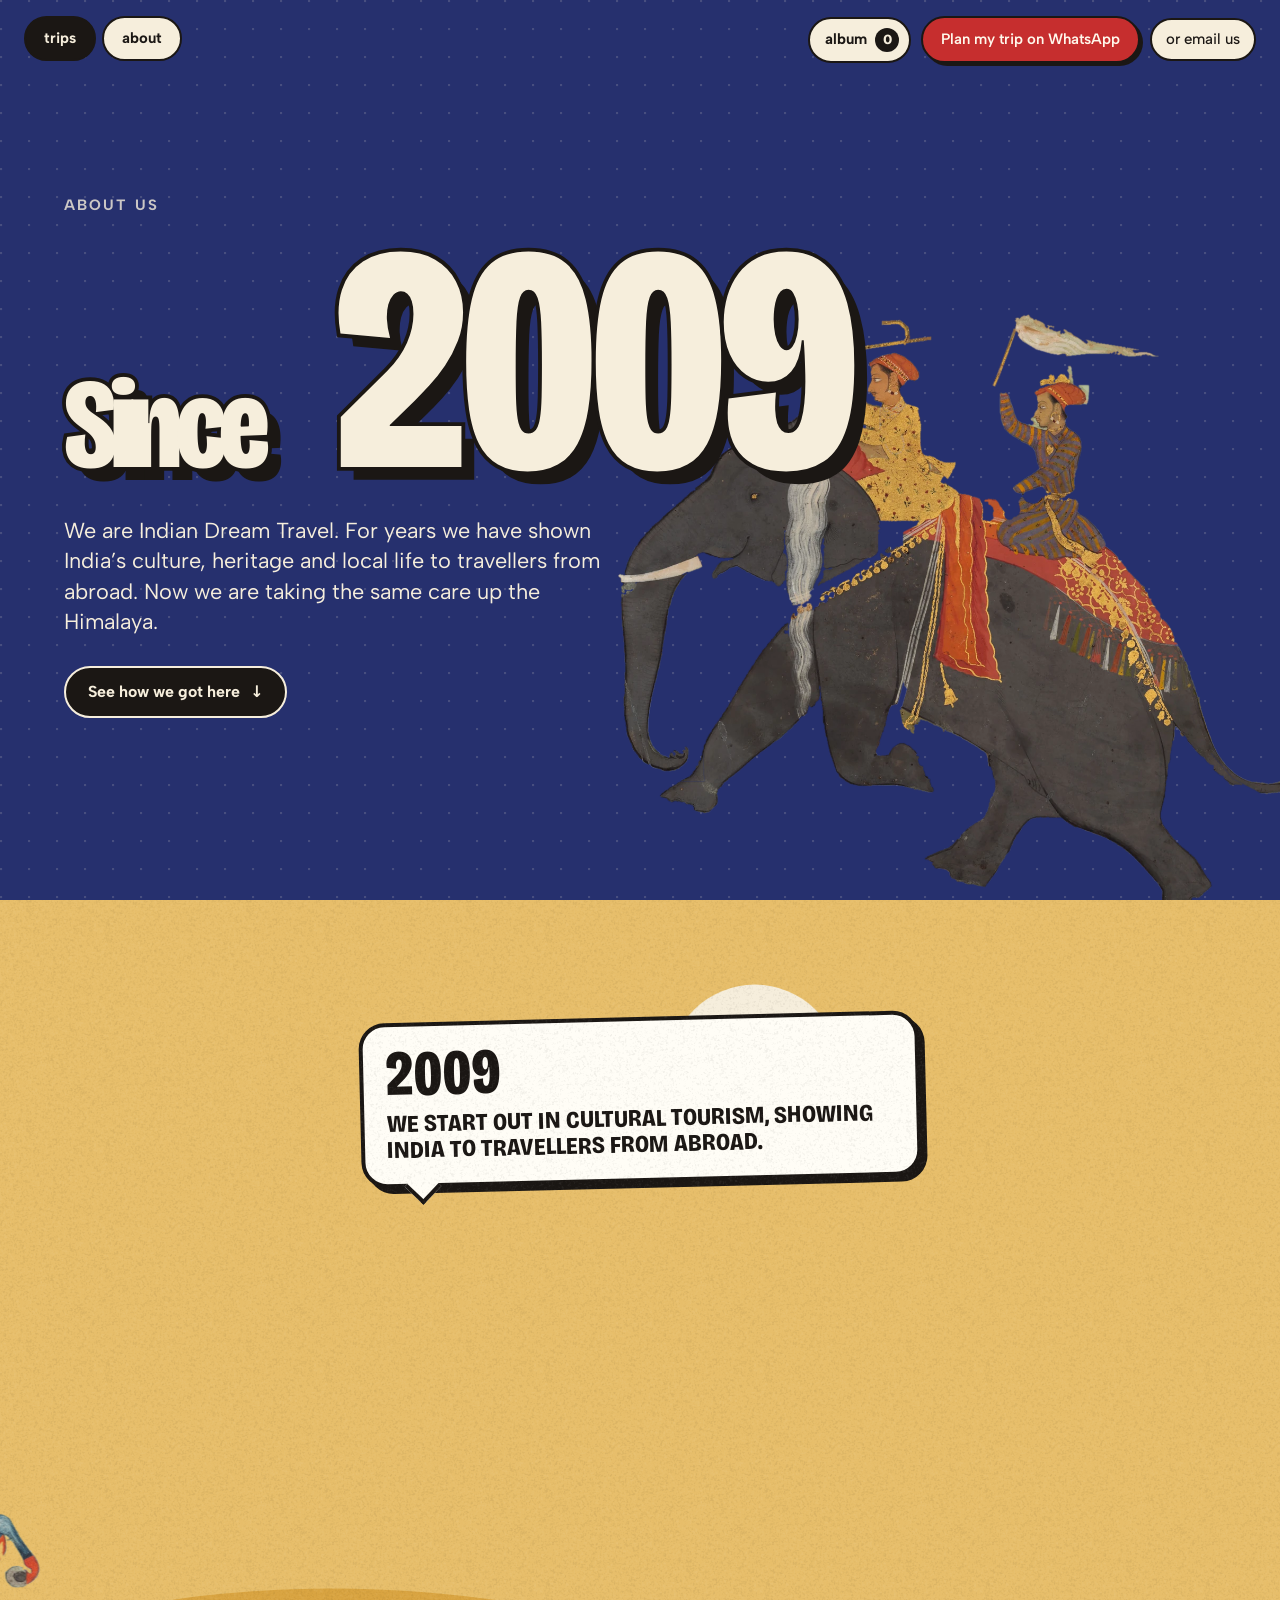
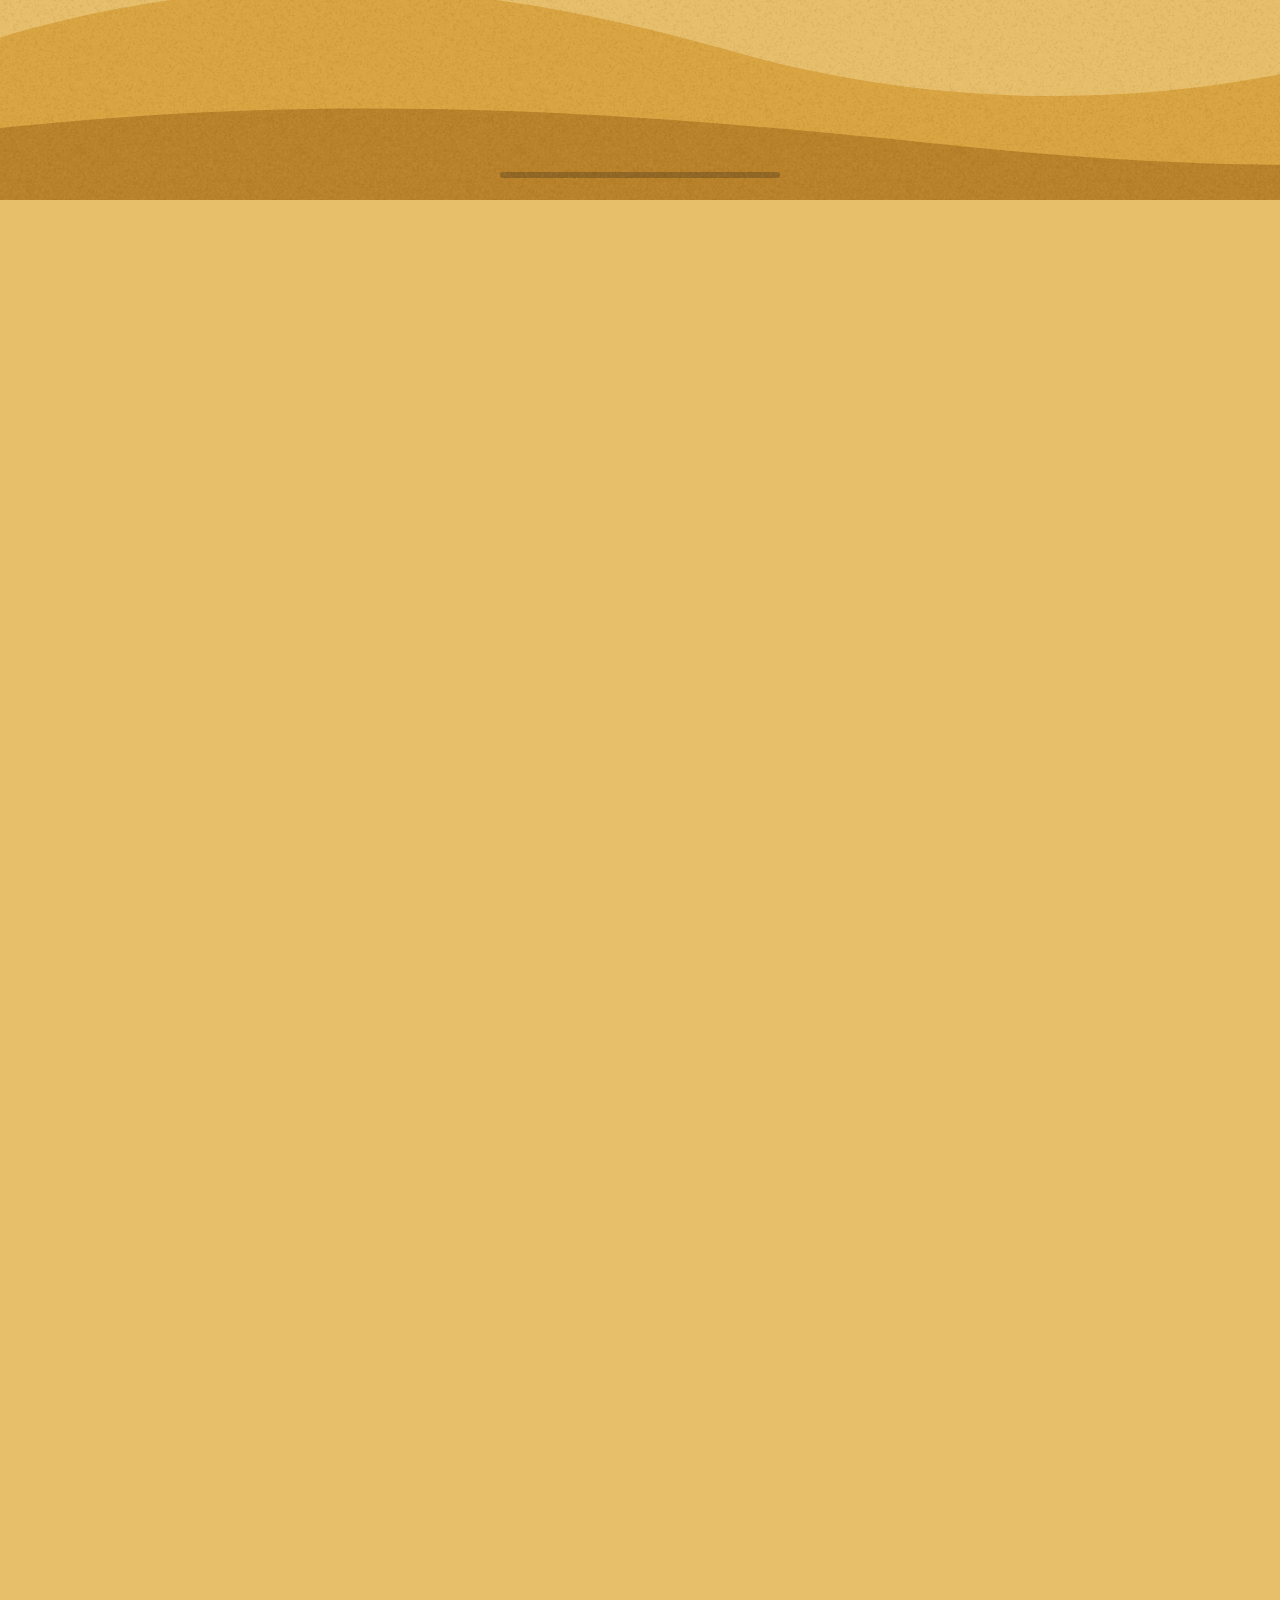
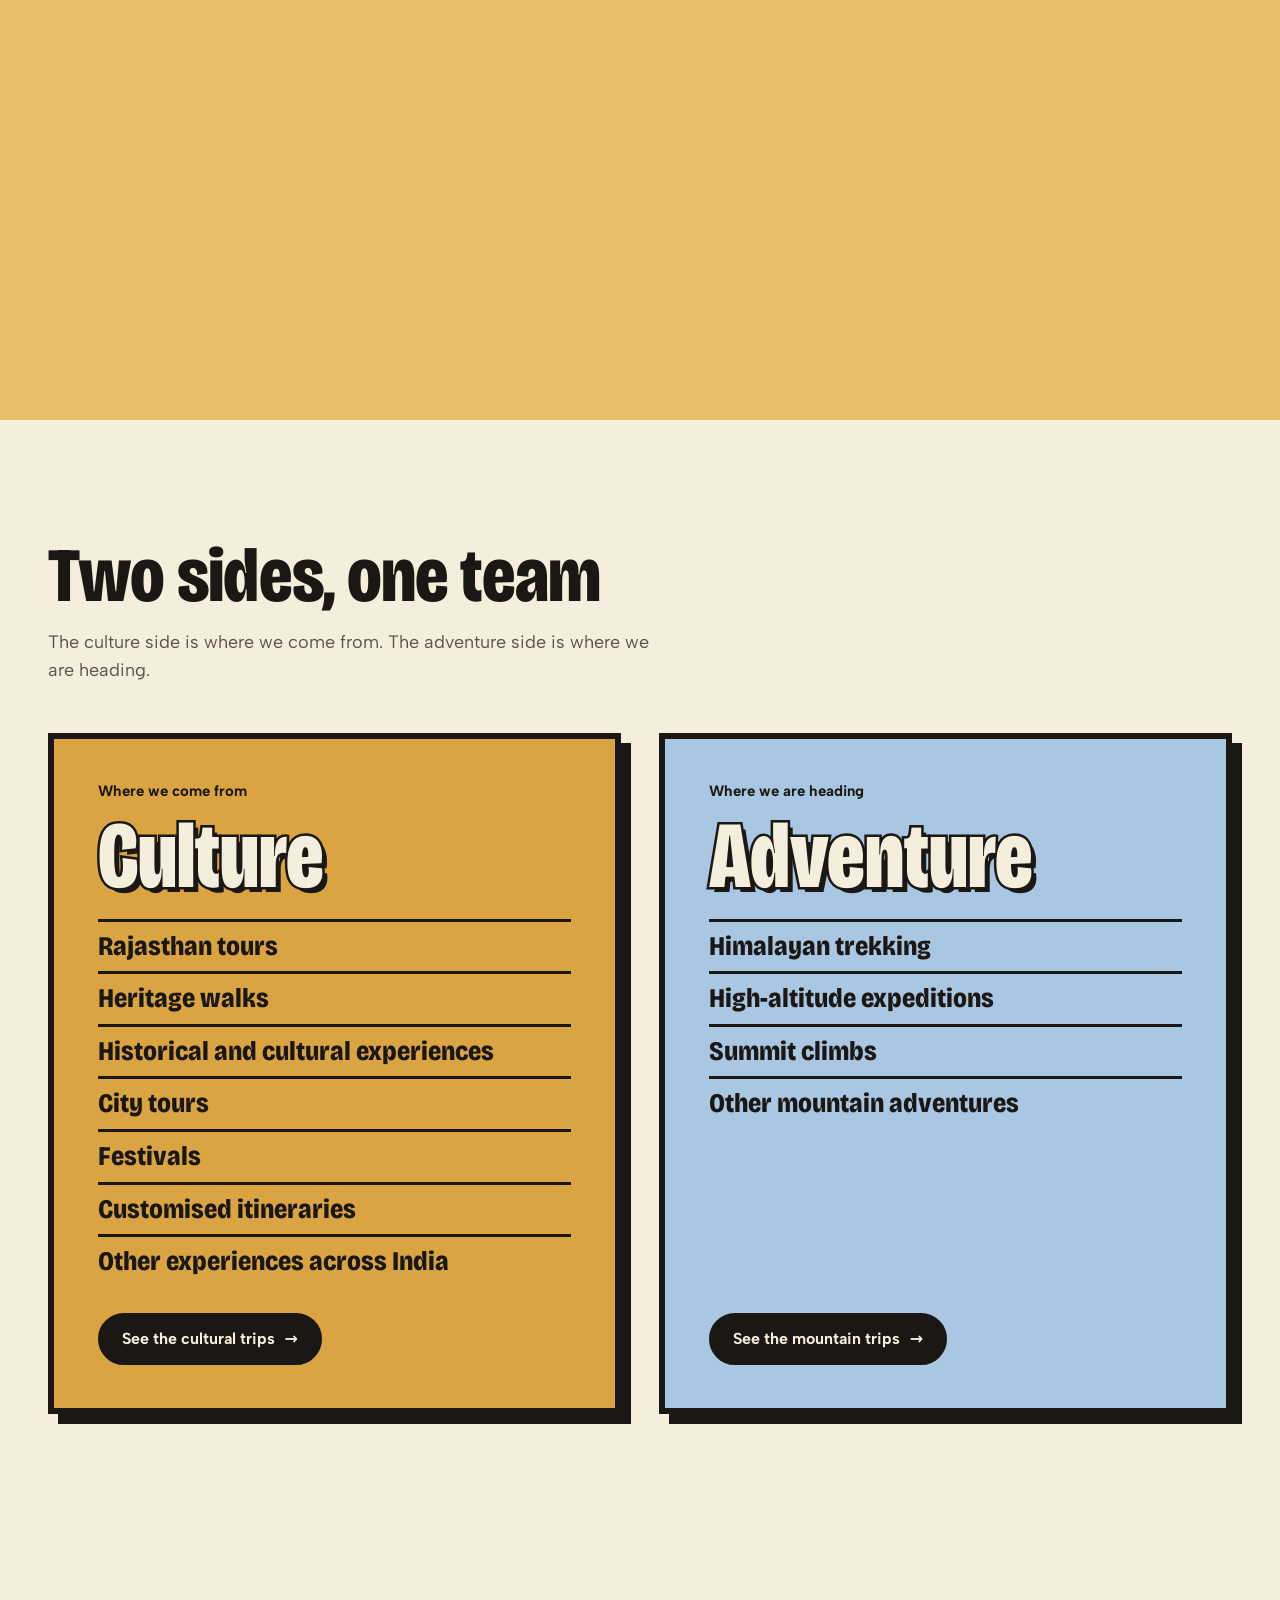
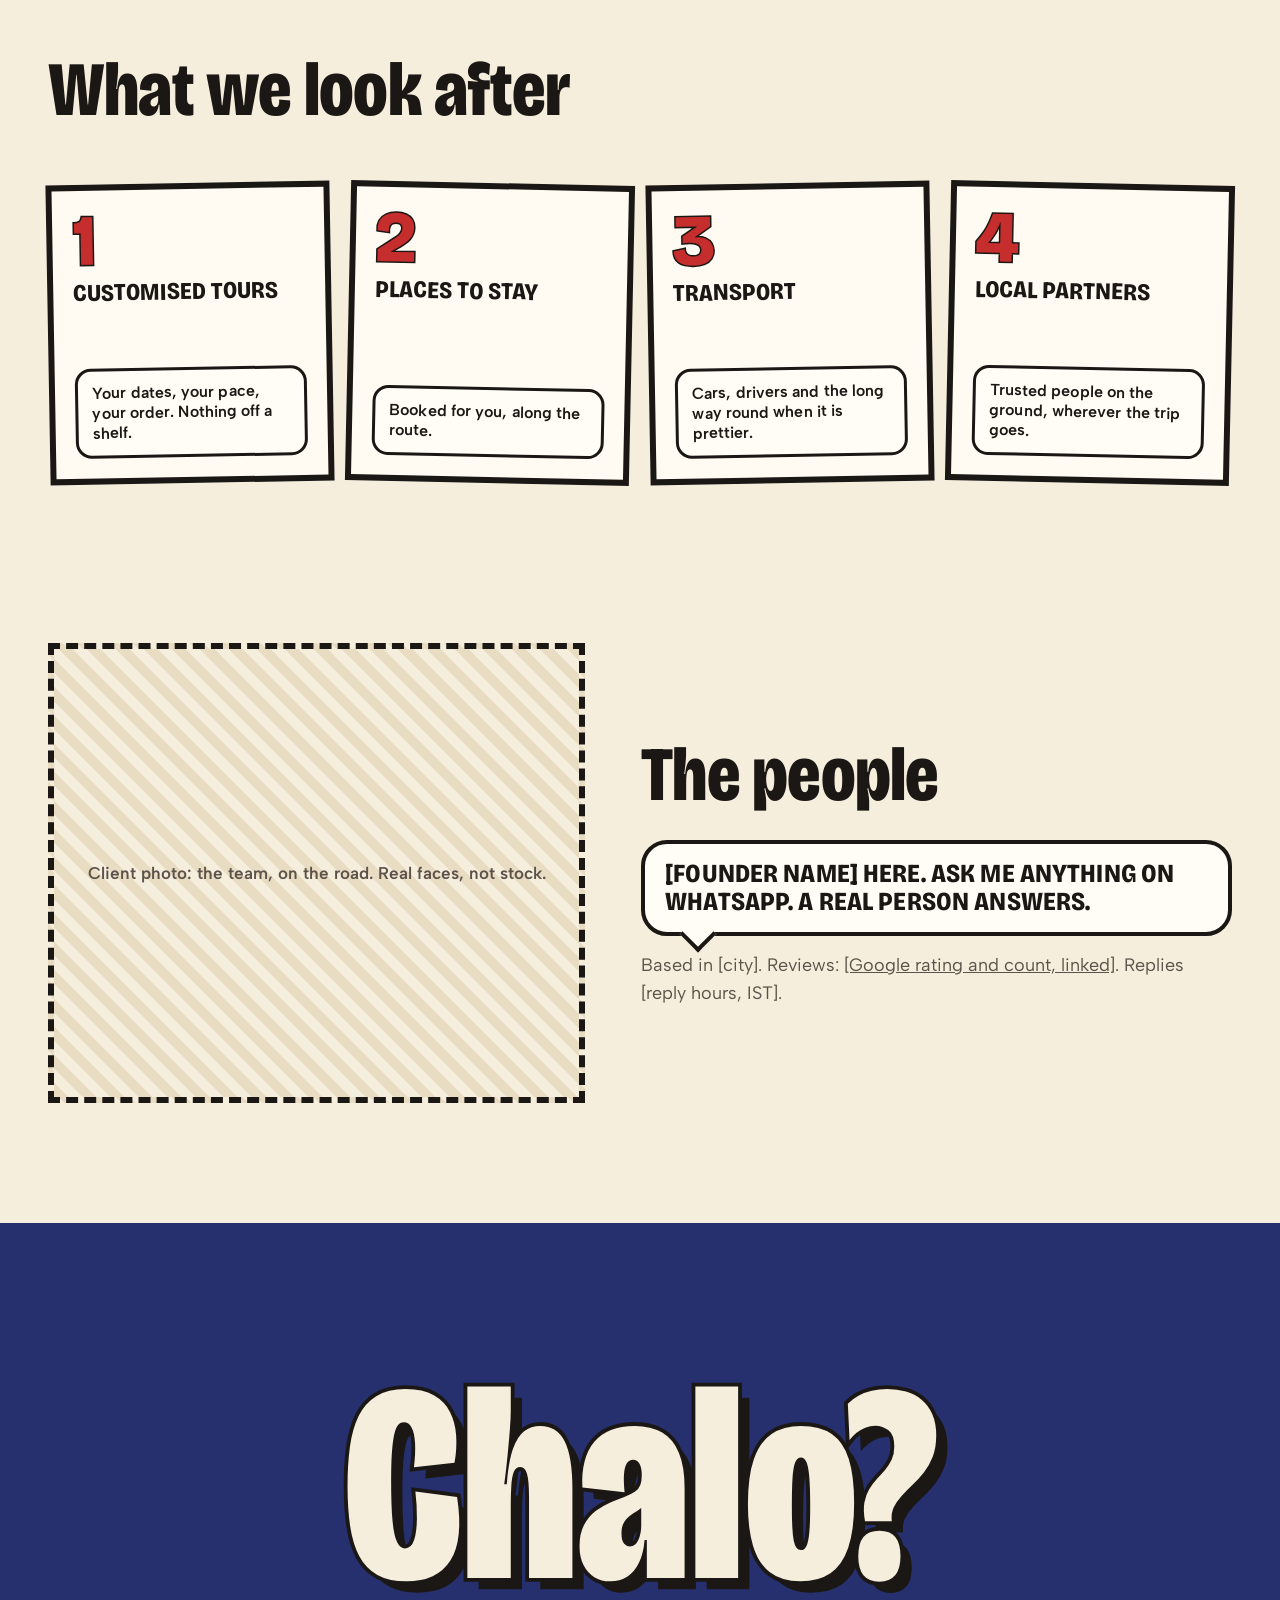
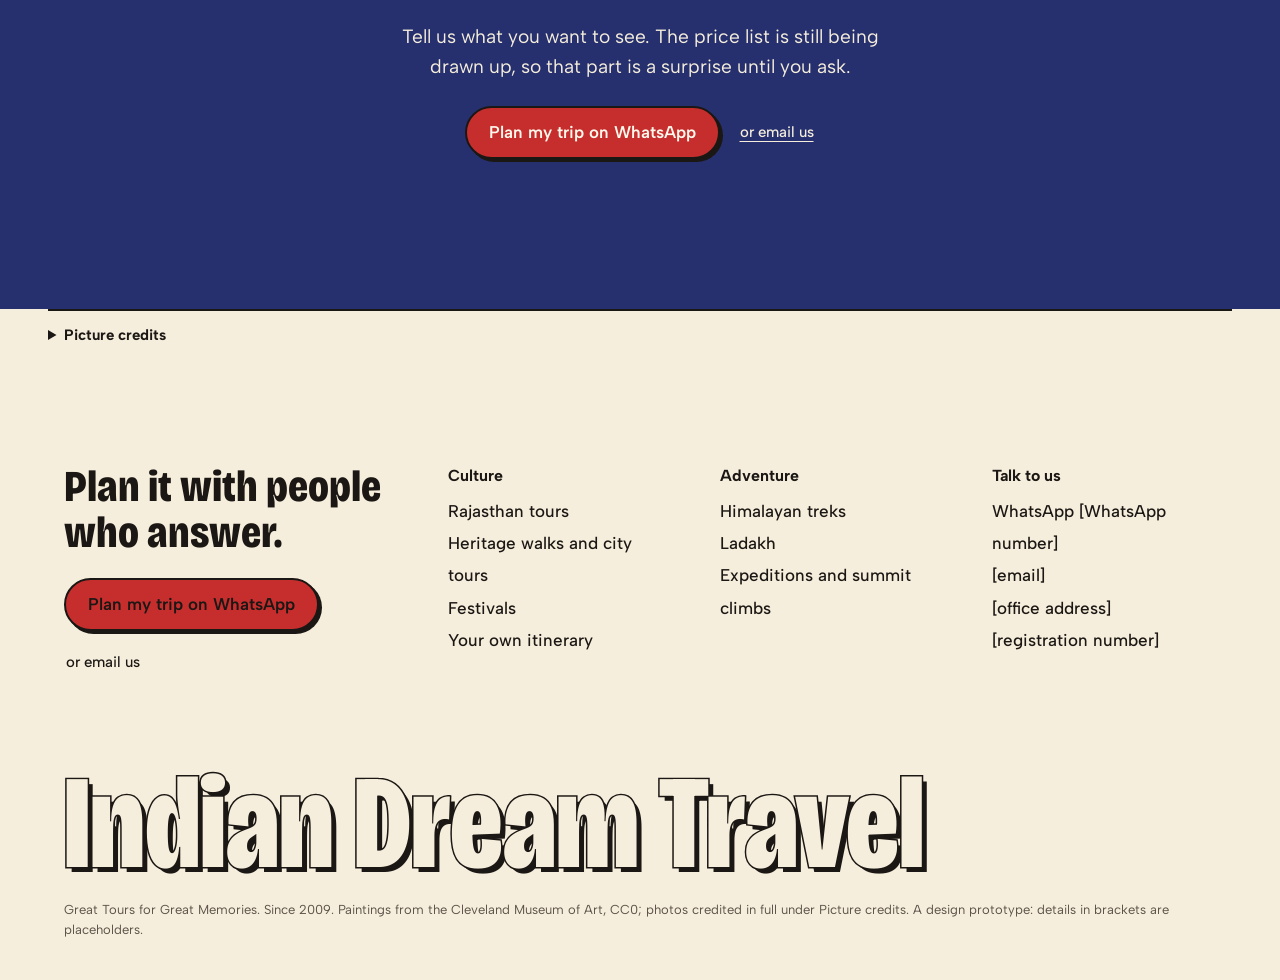
<file: about/index.html>
<!doctype html>
<html lang="en">
<head>
<meta charset="utf-8">
<meta name="viewport" content="width=device-width, initial-scale=1, viewport-fit=cover">
<title>About us | Chalo! | Indian Dream Travel</title>
<meta name="description" content="Indian Dream Travel has been showing India’s culture and heritage to travellers since 2009, and is now heading into the Himalaya.">
<meta name="robots" content="noindex">
<meta name="theme-color" content="#26306E">
<link rel="icon" href="data:,">
<link rel="preconnect" href="https://fonts.googleapis.com">
<link rel="preconnect" href="https://fonts.gstatic.com" crossorigin>
<link href="https://fonts.googleapis.com/css2?family=Bricolage+Grotesque:opsz,wdth,wght@12..96,75..100,400..800&family=Albert+Sans:wght@400;500;600;700&display=swap" rel="stylesheet">
  <script type="module" crossorigin src="../assets/chalo-about-DSxTrayL.js"></script>
  <link rel="modulepreload" crossorigin href="../assets/runtime-BU-IUSzH.js">
  <link rel="modulepreload" crossorigin href="../assets/chrome-CybtUeBM.js">
  <link rel="stylesheet" crossorigin href="../assets/runtime-DfqYQpwl.css">
  <link rel="stylesheet" crossorigin href="../assets/chrome-B6pCt8s0.css">
  <link rel="stylesheet" crossorigin href="../assets/chalo-about-CZ4rDdO0.css">
</head>
<body class="about">
<script>(function(){var d=document.documentElement,r=matchMedia('(prefers-reduced-motion: reduce)').matches,s=null,c=null;d.classList.add('js');try{s=sessionStorage.getItem('chalo-seen');c=sessionStorage.getItem('chalo-curtain');sessionStorage.removeItem('chalo-curtain')}catch(e){}if(!r&&c)d.classList.add('curtained');else if(!r&&!s&&false)d.classList.add('loading')})()</script>
<svg width="0" height="0" style="position:absolute" aria-hidden="true"><filter id="rgb" x="-15%" y="-15%" width="130%" height="130%" color-interpolation-filters="sRGB"><feColorMatrix in="SourceGraphic" values="1 0 0 0 0 0 0 0 0 0 0 0 0 0 0 0 0 0 1 0" result="r"/><feOffset in="r" id="rgb-r" dx="-8" dy="0" result="r2"/><feColorMatrix in="SourceGraphic" values="0 0 0 0 0 0 1 0 0 0 0 0 0 0 0 0 0 0 1 0" result="g"/><feColorMatrix in="SourceGraphic" values="0 0 0 0 0 0 0 0 0 0 0 0 1 0 0 0 0 0 1 0" result="b"/><feOffset in="b" id="rgb-b" dx="8" dy="0" result="b2"/><feBlend in="r2" in2="g" mode="screen" result="rg"/><feBlend in="rg" in2="b2" mode="screen"/></filter></svg>
<a class="skip" href="#main">Skip to the content</a>
<header class="bar">
  <nav class="bar-l" aria-label="Main">
    <a class="tl-link" href="../#trips" data-page>trips</a>
    <a class="tl-link cur" href="./" aria-current="page">about</a>
  </nav>
  <a class="logo" href="../" data-page aria-label="Chalo! by Indian Dream Travel"><span style="--i:0">C</span><span style="--i:1">h</span><span style="--i:2">a</span><span style="--i:3">l</span><span style="--i:4">o</span><span style="--i:5">!</span></a>
  <div class="bar-r"><button type="button" class="album-pill" data-cart-open aria-haspopup="dialog" aria-expanded="false" aria-label="Open your album"><span>album</span><b data-album-count>0</b></button><a class="btn" data-wa href="https://wa.me/" target="_blank" rel="noopener">Plan my trip on WhatsApp</a><a class="alt" data-mail href="mailto:">or email us</a></div>
</header>
<main id="main">

<section class="ab-hero" id="top" aria-labelledby="ab-h">
  <p class="ab-kicker">About us</p>
  <h1 id="ab-h"><span class="ab-since">Since</span> <span class="ab-year" aria-label="2009"><span style="--i:0" aria-hidden="true">2</span><span style="--i:1" aria-hidden="true">0</span><span style="--i:2" aria-hidden="true">0</span><span style="--i:3" aria-hidden="true">9</span></span></h1>
  <p class="ab-lede">We are Indian Dream Travel. For years we have shown India’s culture, heritage and local life to travellers from abroad. Now we are taking the same care up the Himalaya.</p>
  <a class="pill" href="#story">See how we got here</a>
  <div class="ab-ele" aria-hidden="true"></div>
</section>

<section class="scene caravan" id="story" aria-label="Our story, from 2009 to now">
  <div class="stage">
    <div class="cv-sky a"></div><div class="cv-sky b"></div>
    <svg class="cv-sun" viewBox="0 0 100 100" aria-hidden="true"><circle cx="50" cy="50" r="48"/></svg>
    <svg class="cv-ridge far" viewBox="0 0 1000 400" preserveAspectRatio="none" aria-hidden="true"><path d="M0 500V250L90 170L170 230L300 70L410 210L520 110L640 240L760 60L880 190L1000 120V500Z"/></svg>
    <svg class="cv-snow" viewBox="0 0 1000 400" preserveAspectRatio="none" aria-hidden="true"><path d="M300 70L262 118L285 110L305 132L322 112L345 126ZM760 60L722 106L748 100L768 122L786 102L808 116ZM520 110L494 142L516 136L532 150L556 148Z"/></svg>
    <svg class="cv-dune far" viewBox="0 0 1000 300" preserveAspectRatio="none" aria-hidden="true"><path d="M0 300V170C140 110 260 130 380 180S640 230 780 150S940 120 1000 150V300Z"/></svg>
    <svg class="cv-dune near" viewBox="0 0 1000 300" preserveAspectRatio="none" aria-hidden="true"><path d="M0 300V210C180 170 320 190 500 230S820 250 1000 200V300Z"/></svg>
    <svg class="cv-dune near snowy" viewBox="0 0 1000 300" preserveAspectRatio="none" aria-hidden="true"><path d="M0 300V210C180 170 320 190 500 230S820 250 1000 200V300Z"/></svg>
    <div class="train" aria-hidden="true"></div>
    <ol class="beats"><li class="beat" style="--n:0"><b>2009</b><p>We start out in cultural tourism, showing India to travellers from abroad.</p></li><li class="beat" style="--n:1"><b>Then</b><p>Heritage, local life, the places a guidebook skips. That is still the job.</p></li><li class="beat" style="--n:2"><b>Along the way</b><p>A network of local partners we trust, built one trip at a time.</p></li><li class="beat" style="--n:3"><b>All of it</b><p>Customised tours, places to stay, transport. The complete trip, not just the fort.</p></li><li class="beat" style="--n:4"><b>Now</b><p>The next step: the Indian Himalaya. Treks, expeditions and summit climbs.</p></li></ol>
    <div class="cv-bar" aria-hidden="true"><i></i></div>
  </div>
</section>

<section class="sec ab-sides" id="sides" aria-labelledby="sides-h">
  <h2 class="sec-h" id="sides-h">Two sides, one team</h2>
  <p class="sec-p">The culture side is where we come from. The adventure side is where we are heading.</p>
  <div class="sides">
    <article class="side culture" data-tilt><p class="side-k">Where we come from</p><h3>Culture</h3><ul><li>Rajasthan tours</li><li>Heritage walks</li><li>Historical and cultural experiences</li><li>City tours</li><li>Festivals</li><li>Customised itineraries</li><li>Other experiences across India</li></ul><a class="pill dark" href="../#ch1" data-page>See the cultural trips</a></article>
    <article class="side adventure" data-tilt><p class="side-k">Where we are heading</p><h3>Adventure</h3><ul><li>Himalayan trekking</li><li>High-altitude expeditions</li><li>Summit climbs</li><li>Other mountain adventures</li></ul><a class="pill dark" href="../#ch4" data-page>See the mountain trips</a></article>
  </div>
</section>

<section class="sec ab-handle" aria-labelledby="handle-h">
  <h2 class="sec-h" id="handle-h">What we look after</h2>
  <ol class="strip-row four"><li class="spanel" data-reveal="1"><span class="sn">1</span><b>Customised tours</b><p class="bub">Your dates, your pace, your order. Nothing off a shelf.</p></li><li class="spanel" data-reveal="2"><span class="sn">2</span><b>Places to stay</b><p class="bub">Booked for you, along the route.</p></li><li class="spanel" data-reveal="3"><span class="sn">3</span><b>Transport</b><p class="bub">Cars, drivers and the long way round when it is prettier.</p></li><li class="spanel" data-reveal="4"><span class="sn">4</span><b>Local partners</b><p class="bub">Trusted people on the ground, wherever the trip goes.</p></li></ol>
</section>

<section class="sec ab-people" aria-labelledby="people-h">
  <div class="us-grid"><div class="slot">Client photo: the team, on the road. Real faces, not stock.</div>
  <div><h2 class="sec-h" id="people-h">The people</h2><p class="bub big">[Founder name] here. Ask me anything on WhatsApp. A real person answers.</p><p class="sec-p">Based in [city]. Reviews: <a href="#">[Google rating and count, linked]</a>. Replies [reply hours, IST].</p></div></div>
</section>

<section class="ab-go" aria-labelledby="go-h">
  <h2 id="go-h">Chalo?</h2>
  <p>Tell us what you want to see. The price list is still being drawn up, so that part is a surprise until you ask.</p>
  <div class="end-go"><a class="btn" data-wa href="https://wa.me/" target="_blank" rel="noopener">Plan my trip on WhatsApp</a><a class="alt" data-mail href="mailto:">or email us</a></div>
</section>
</main>
<section class="credits" id="credits" aria-labelledby="credits-h"><details><summary id="credits-h">Picture credits</summary>
  <h3>Paintings</h3><ul><li><a href="https://clevelandart.org/art/1925.1337" target="_blank" rel="noopener">Jai Singh III of Jaipur (r. 1818–1835) Riding</a>, Northwestern India, Rajasthan, Jaipur, c. 1820. Cleveland Museum of Art, CC0.</li><li><a href="https://clevelandart.org/art/1960.49" target="_blank" rel="noopener">Raja Dilip Singh of Guler on a dais</a>, Northern India, Pahari kingdoms, c. 1707. Cleveland Museum of Art, CC0.</li><li><a href="https://clevelandart.org/art/1971.83" target="_blank" rel="noopener">Girls Spraying Each Other at Holi</a>, Northwestern India, Rajasthan, Rajput Kingdom of Bikaner, c. 1640–50. Cleveland Museum of Art, CC0.</li><li><a href="https://clevelandart.org/art/1973.104" target="_blank" rel="noopener">Royal lovers watching rain clouds: The month of Bhadon, from a Barahmasa</a>, Northern India, Pahari kingdoms, c. 1790. Cleveland Museum of Art, CC0.</li><li><a href="https://clevelandart.org/art/1977.60" target="_blank" rel="noopener">Pair of Painted Doors</a>, India, Bundi, 19th century, c. 1820. Cleveland Museum of Art, CC0.</li><li><a href="https://clevelandart.org/art/1989.344" target="_blank" rel="noopener">Maharao Chattar Sal (reigned 1758–64) of Kota in a Palanquin</a>, Northwestern India, Rajasthan, Kota, c. 1760. Cleveland Museum of Art, CC0.</li><li><a href="https://clevelandart.org/art/1992.84" target="_blank" rel="noopener">Traveling Warriors Stopping at a Farm</a>, India, Rajasthan, Jodhpur school, early 19th Century, c. 1800. Cleveland Museum of Art, CC0.</li><li><a href="https://clevelandart.org/art/2008.297" target="_blank" rel="noopener">Maharaja of Kotah Listening to Music and Watching Dancers</a>, India, Kotah school, early 19th Century, c. 1820. Cleveland Museum of Art, CC0.</li><li><a href="https://clevelandart.org/art/2018.140" target="_blank" rel="noopener">Prince Amar Singh (1672–1710) Drives His Own Elephant</a>, Northwestern India, Rajasthan, Rajput Kingdom of Mewar, c. 1695. Cleveland Museum of Art, CC0.</li><li><a href="https://clevelandart.org/art/2018.147" target="_blank" rel="noopener">Maharana Ari Singh II of Mewar (r. 1761–73) with His Consort on a Terrace</a>, Northwestern India, Rajasthan, Rajput Kingdom of Mewar, c. 1761. Cleveland Museum of Art, CC0.</li><li><a href="https://clevelandart.org/art/2018.152" target="_blank" rel="noopener">Maharaja Balwant Singh of Ratlam (r. 1825–57) in Procession with His Relatives and Courtiers</a>, Northwestern India, Rajasthan, Rajput Kingdom of Devgarh, 1825. Cleveland Museum of Art, CC0.</li><li><a href="https://clevelandart.org/art/2018.164" target="_blank" rel="noopener">Prince Mathu Singh of Jatoli on a Blue Horse Riding to Udaipur</a>, Northwestern India, Rajasthan, Rajput Kingdom of Mewar or Jatoli, c. 1720. Cleveland Museum of Art, CC0.</li><li><a href="https://clevelandart.org/art/2018.168" target="_blank" rel="noopener">Maru Ragini, from a Ragamala (Garland of Melodies)</a>, Northwestern India, Rajasthan, Rajput Kingdom of Amber or Southwestern India, Deccan, 1650–80. Cleveland Museum of Art, CC0.</li><li><a href="https://clevelandart.org/art/2018.182" target="_blank" rel="noopener">Noblewoman at a Jharokha Window Holding a Rose, from a Portraits of Women series</a>, Northwestern India, Rajasthan, Rajput Kingdom of Sawar, c. 1730. Cleveland Museum of Art, CC0.</li><li><a href="https://clevelandart.org/art/2018.197" target="_blank" rel="noopener">Maharaja Abhai Singh of Marwar (reigned 1724–49), Equestrian, Watching Girls Swinging at the Teej Festival</a>, Northwestern India, Rajasthan, Marwar region, Rajput kingdom of Jodhpur, court of Abhai Singh (reigned 1702–49), c. 1740. Cleveland Museum of Art, CC0.</li></ul>
  <p>The puppets and ink drawings are cut and traced from these paintings and photos.</p>
  <h3>Photos (Wikimedia Commons)</h3><ul><li><a href="https://commons.wikimedia.org/wiki/File:Jaipur_03-2016_02_Amber_Fort.jpg" target="_blank" rel="noopener">Jaipur 03-2016 02 Amber Fort</a> by A.Savin, FAL. Cropped and resized.</li><li><a href="https://commons.wikimedia.org/wiki/File:Bactrian_camels_at_Hunder_sand_dunes_Ladakh.jpg" target="_blank" rel="noopener">Bactrian camels at Hunder sand dunes Ladakh</a> by Lianguanlun, CC BY 4.0. Cropped and resized.</li><li><a href="https://commons.wikimedia.org/wiki/File:D%C3%A9sert_du_Thar.jpg" target="_blank" rel="noopener">Désert du Thar</a> by Clément Bardot, CC BY-SA 4.0. Cropped and resized.</li><li><a href="https://commons.wikimedia.org/wiki/File:Dromedary_in_Thar_desert.jpg" target="_blank" rel="noopener">Dromedary in Thar desert</a> by Clément Bardot, CC BY-SA 4.0. Cropped and resized.</li><li><a href="https://commons.wikimedia.org/wiki/File:Campement_dans_le_d%C3%A9sert_du_Thar_(Rajasthan)_(2).jpg" target="_blank" rel="noopener">Campement dans le désert du Thar (Rajasthan) (2)</a> by Ji-Elle, CC BY-SA 4.0. Cropped and resized.</li><li><a href="https://commons.wikimedia.org/wiki/File:Jodhpur-Mehrangarh_Fort-40-Jai_Pol-20131011-1578.jpg" target="_blank" rel="noopener">Jodhpur-Mehrangarh Fort-40-Jai Pol-20131011-1578</a> by Daniel VILLAFRUELA, CC BY-SA 3.0. Cropped and resized.</li><li><a href="https://commons.wikimedia.org/wiki/File:Jaisalmer_Fort,_India.jpg" target="_blank" rel="noopener">Jaisalmer Fort, India</a> by Clément Bardot, CC BY-SA 4.0. Cropped and resized.</li><li><a href="https://commons.wikimedia.org/wiki/File:Mehrangarh_Fort_2,_Jodhpur,_Rajasthan,_India.jpg" target="_blank" rel="noopener">Mehrangarh Fort 2, Jodhpur, Rajasthan, India</a> by Yann, CC BY-SA 4.0. Cropped and resized.</li><li><a href="https://commons.wikimedia.org/wiki/File:Milky_Way_(28527649391).jpg" target="_blank" rel="noopener">Milky Way (28527649391)</a> by Ashwin Kumar, CC BY-SA 2.0. Cropped and resized.</li><li><a href="https://commons.wikimedia.org/wiki/File:Pangong_Tso_2.jpg" target="_blank" rel="noopener">Pangong Tso 2</a> by KennyOMG, CC BY-SA 4.0. Cropped and resized.</li><li><a href="https://commons.wikimedia.org/wiki/File:Gonbo_Rangjon_Shinko_La_Zanskar_Jun24_A7CR_00332.jpg" target="_blank" rel="noopener">Gonbo Rangjon Shinko La Zanskar Jun24 A7CR 00332</a> by Timothy A. Gonsalves, CC BY-SA 4.0. Cropped and resized.</li><li><a href="https://commons.wikimedia.org/wiki/File:Darcha_Padum_Road_Below_Shinku_La_Lahaul_Oct22_A7C_03533.jpg" target="_blank" rel="noopener">Darcha Padum Road Below Shinku La Lahaul Oct22 A7C 03533</a> by Timothy A. Gonsalves, CC BY-SA 4.0. Cropped and resized.</li><li><a href="https://commons.wikimedia.org/wiki/File:Thiksey_Monastery,_Ladakh_01.jpg" target="_blank" rel="noopener">Thiksey Monastery, Ladakh 01</a> by Bernard Gagnon, CC BY-SA 4.0. Cropped and resized.</li><li><a href="https://commons.wikimedia.org/wiki/File:20191207_Lake_Pichola,_City_Palace,_Udaipur,_1516_7254.jpg" target="_blank" rel="noopener">20191207 Lake Pichola, City Palace, Udaipur, 1516 7254</a> by Jakub Hałun, CC BY-SA 4.0. Cropped and resized.</li><li><a href="https://commons.wikimedia.org/wiki/File:Mrigthuni,_Devtoli_annd_Maiktoli_from_Dhakuri_top.jpg" target="_blank" rel="noopener">Mrigthuni, Devtoli annd Maiktoli from Dhakuri top</a> by Goutam1962, CC BY-SA 4.0. Cropped and resized.</li><li><a href="https://commons.wikimedia.org/wiki/File:Padum_Zanskar_Range_View_From_Karsha_Oct22_A7C_03931.jpg" target="_blank" rel="noopener">Padum Zanskar Range View From Karsha Oct22 A7C 03931</a> by Timothy A. Gonsalves, CC BY-SA 4.0. Cropped and resized.</li><li><a href="https://commons.wikimedia.org/wiki/File:Baspa_Valley_under_snow,_Kinnaur,_Himachal_Pradesh,_India.jpg" target="_blank" rel="noopener">Baspa Valley under snow, Kinnaur, Himachal Pradesh, India</a> by UnpetitproleX, CC BY-SA 4.0. Cropped and resized.</li><li><a href="https://commons.wikimedia.org/wiki/File:Phuktal_Gompa_Tsarap_Zanskar_Oct22_A7C_04463.jpg" target="_blank" rel="noopener">Phuktal Gompa Tsarap Zanskar Oct22 A7C 04463</a> by Timothy A. Gonsalves, CC BY-SA 4.0. Cropped and resized.</li></ul>
</details></section>
<footer class="foot">
  <div class="foot-grid">
    <div><p class="big">Plan it with people who answer.</p><div class="end-go"><a class="btn" data-wa href="https://wa.me/" target="_blank" rel="noopener">Plan my trip on WhatsApp</a><a class="alt" data-mail href="mailto:">or email us</a></div></div>
    <div><h3>Culture</h3><ul><li><a href="../#ch1" data-page>Rajasthan tours</a></li><li><a href="../#ch3" data-page>Heritage walks and city tours</a></li><li><a href="../#ch3" data-page>Festivals</a></li><li><a href="../#ticket" data-page>Your own itinerary</a></li></ul></div>
    <div><h3>Adventure</h3><ul><li><a href="../#ch4" data-page>Himalayan treks</a></li><li><a href="../#ch5" data-page>Ladakh</a></li><li><a href="../#ch6" data-page>Expeditions and summit climbs</a></li></ul></div>
    <div><h3>Talk to us</h3><ul><li>WhatsApp [WhatsApp number]</li><li>[email]</li><li>[office address]</li><li>[registration number]</li></ul></div>
  </div>
  <p class="word" aria-hidden="true">Indian Dream Travel</p>
  <p class="legal">Great Tours for Great Memories. Since 2009. Paintings from the Cleveland Museum of Art, CC0; photos credited in full under Picture credits. A design prototype: details in brackets are placeholders.</p>
</footer>
<div class="dock"><a class="alt" data-mail href="mailto:">or email us</a><a class="btn" data-wa href="https://wa.me/" target="_blank" rel="noopener">Plan my trip on WhatsApp</a></div>
<div class="cart" id="cart" role="dialog" aria-modal="true" aria-labelledby="cart-h" hidden>
  <div class="cart-scrim" data-cart-close></div>
  <div class="cart-panel" data-lenis-prevent>
    <div class="cart-head"><h2 id="cart-h">Your album</h2><button type="button" class="nav cart-x" data-cart-close aria-label="Close your album">×</button></div>
    <div class="cart-empty"><p class="bub">Nothing in here yet. Pick a trip and its stamp lands here.</p></div>
    <ul class="cart-items"></ul>
    <div class="cart-more"><h3>Add more</h3><div class="cart-chips"></div></div>
    <div class="cart-foot">
      <p>Price: a surprise, until you ask. Nothing is booked and nothing is paid here. Next come a few quick questions, then your message.</p>
      <a class="btn cart-go" href="../#ticket" data-page data-cart-go>Proceed</a>
      <a class="alt cart-browse" href="../#trips" data-page data-cart-go>See the trips</a>
    </div>
  </div>
</div>
<script type="application/json" id="trips-data">[{"add":"Jaisalmer and the Thar","title":"The Golden Fort","img":"art/2018.168-800.webp","pos":"50% 70%","ch":"ch1"},{"add":"Jodhpur and Udaipur","title":"Blue City, Lake City","img":"art/2018.182-800.webp","pos":"50% 40%","ch":"ch2"},{"add":"Jaipur and Amber","title":"The Pink City","img":"art/1971.83-800.webp","pos":"50% 40%","ch":"ch3"},{"add":"Hampta Pass trek","title":"Into the Hills","img":"art/1973.104-800.webp","pos":"50% 40%","ch":"ch4"},{"add":"Ladakh","title":"The Other Desert","img":"camel_nubra-960.webp","pos":"50% 40%","ch":"ch5"},{"add":"Expeditions and summit climbs","title":"The Big Climbs","img":"summit-960.webp","pos":"60% 40%","ch":"ch6"}]</script>
<div class="curtain" aria-hidden="true"><svg viewBox="0 0 100 12" preserveAspectRatio="none" class="cw t"><path d="M0 12V6Q12.5 0 25 6T50 6T75 6T100 6V12Z"/></svg><span class="cw-mark">Chalo!</span><svg viewBox="0 0 100 12" preserveAspectRatio="none" class="cw b"><path d="M0 0H100V6Q87.5 12 75 6T50 6T25 6T0 6Z"/></svg></div>
</body>
</html>
</file>
<file: assets/runtime-DfqYQpwl.css>
*,*:before,*:after{box-sizing:border-box}html{-webkit-text-size-adjust:100%;scroll-behavior:auto}body{margin:0;background:var(--ground);color:var(--ink);font-family:var(--body);font-size:17px;line-height:1.55;-webkit-font-smoothing:antialiased;overflow-x:clip}img{display:block;max-width:100%}a{color:inherit}button{font:inherit;color:inherit}:focus-visible{outline:3px solid var(--accent);outline-offset:3px;border-radius:2px}.sr{position:absolute!important;width:1px;height:1px;overflow:hidden;clip:rect(0 0 0 0);white-space:nowrap}.skip{position:fixed;left:12px;top:-60px;z-index:100;background:var(--accent);color:var(--on-accent);padding:10px 14px;border-radius:var(--r)}.skip:focus{top:12px}.bar{position:fixed;z-index:40;top:0;left:0;right:0;display:flex;align-items:center;justify-content:space-between;gap:16px;padding:18px 32px;color:var(--bar-ink,#fff);transition:color .3s ease;pointer-events:none}.bar>*{pointer-events:auto}.bar.on-ground{color:var(--ink)}.mark{font-family:var(--display);font-weight:var(--dw);font-size:21px;text-decoration:none;white-space:nowrap;font-variation-settings:var(--mark-v,normal)}.bar-r{display:flex;align-items:center;gap:18px}.btn{display:inline-flex;align-items:center;justify-content:center;gap:10px;background:var(--accent);color:var(--on-accent);font:600 15px/1 var(--body);padding:14px 18px;border:0;border-radius:var(--r);text-decoration:none;white-space:nowrap;cursor:pointer;transition:transform .16s ease-out,filter .2s ease}.btn:hover{filter:brightness(1.08)}.btn:active{transform:scale(.97)}.alt{font:500 15px/1 var(--body);text-decoration:underline;text-underline-offset:4px;white-space:nowrap;background:none;border:0;cursor:pointer;padding:6px 2px}.menu-btn{background:none;border:1.5px solid currentColor;border-radius:var(--r);padding:10px 14px;font:600 14px/1 var(--body);cursor:pointer}.dock{display:none}@media(max-width:760px){.bar{padding:12px 16px}.mark{font-size:17px}.bar .bar-r .btn,.bar .bar-r .alt{display:none}.dock{display:flex;position:fixed;z-index:40;left:10px;right:10px;bottom:max(10px,env(safe-area-inset-bottom));align-items:center;justify-content:space-between;gap:10px;padding:7px 7px 7px 16px;background:var(--dock);color:#fff;border-radius:var(--dock-r,var(--r))}.dock .btn{padding:13px 14px;font-size:14px}.dock .alt{font-size:13px;color:#fff}}.menu{position:fixed;inset:0;z-index:60;background:var(--ground);color:var(--ink);padding:96px 64px 40px;overflow:auto;opacity:0;visibility:hidden;transition:opacity .25s ease,visibility 0s .25s}.menu.open{opacity:1;visibility:visible;transition:opacity .25s ease}.menu ol{list-style:none;margin:0;padding:0;display:grid;grid-template-columns:1fr 1fr;gap:0 64px;max-width:1300px}.menu li{border-top:1.5px solid var(--line)}.menu a{display:grid;grid-template-columns:44px 1fr auto;gap:10px;align-items:baseline;padding:14px 0;text-decoration:none}.menu a span:first-child{font:600 14px/1 var(--body);color:var(--muted)}.menu a b{font:var(--dw) 32px/1.1 var(--display);font-variation-settings:var(--display-v,normal)}.menu a small{font:500 14px/1 var(--body);color:var(--muted)}.menu a:hover b,.menu a[aria-current] b{color:var(--accent)}.menu-close{position:absolute;right:32px;top:22px}@media(max-width:760px){.menu{padding:76px 16px 100px}.menu ol{grid-template-columns:1fr}.menu a b{font-size:22px}}.scene{position:relative;height:var(--len,200vh)}.stage{position:sticky;top:0;height:100vh;height:100svh;overflow:hidden}.full{position:relative;min-height:100vh;min-height:100svh;overflow:hidden}.ph{position:absolute;inset:0;width:100%;height:100%;object-fit:cover}.scrim-b{position:absolute;inset:auto 0 0;height:62%;background:linear-gradient(to top,#0a0a0c9e,#0a0a0c00);pointer-events:none}.scrim-t{position:absolute;inset:0 0 auto;height:150px;background:linear-gradient(to bottom,#0a0a0c66,#0a0a0c00);pointer-events:none}.scrim-l{position:absolute;inset:0;background:linear-gradient(to right,#0c0a09b8,#0c0a090d 62%);pointer-events:none}[data-reveal]{opacity:0;transform:translateY(28px);transition:opacity .8s cubic-bezier(.23,1,.32,1),transform .9s cubic-bezier(.23,1,.32,1)}[data-reveal].in{opacity:1;transform:none}[data-reveal="2"]{transition-delay:.08s}[data-reveal="3"]{transition-delay:.16s}[data-reveal="4"]{transition-delay:.24s}.chip{display:inline-flex;align-items:center;font:600 15px/1 var(--body);padding:13px 16px;border:1.5px solid var(--chip-line,currentColor);border-radius:var(--r);background:var(--chip-bg,transparent);color:inherit;cursor:pointer;transition:background .2s ease,border-color .2s ease,transform .16s ease-out}.chip:active{transform:scale(.97)}.chip[aria-pressed=true]{background:var(--accent);border-color:var(--accent);color:var(--on-accent)}.switch{display:inline-flex;align-items:center;gap:12px;background:none;border:0;padding:6px 0;font:600 16px/1.2 var(--body);cursor:pointer;color:inherit;text-align:left}.switch i{flex:none;width:46px;height:28px;border-radius:14px;background:#b9b1a3;position:relative;transition:background .2s ease}.switch i:after{content:"";position:absolute;left:3px;top:3px;width:22px;height:22px;border-radius:50%;background:#fff;transition:transform .22s cubic-bezier(.23,1,.32,1)}.switch[aria-checked=true] i{background:var(--accent)}.switch[aria-checked=true] i:after{transform:translate(18px)}.sec{position:relative;padding:120px 64px;background:var(--ground);color:var(--ink)}.sec-h{margin:0;font-family:var(--display);font-weight:var(--dw);font-size:var(--h2,84px);line-height:var(--lh,1);letter-spacing:-.01em;font-variation-settings:var(--display-v,normal);max-width:16ch}.sec-p{margin:16px 0 0;font-size:18px;color:var(--muted);max-width:56ch}.steps{list-style:none;margin:72px 0 0;padding:0;display:grid;grid-template-columns:repeat(5,1fr);gap:28px;position:relative}.steps li{position:relative;padding-top:var(--step-top,48px)}.steps b{display:block;font-size:19px;line-height:1.25}.steps p{margin:10px 0 0;color:var(--muted);font-size:16px}.steps small{display:block;margin-top:12px;font-weight:600;font-size:13px;color:var(--accent)}.steps .mk{position:absolute;left:0;top:0}.fine{margin:48px 0 0;color:var(--muted);font-size:15px}.trust{display:grid;grid-template-columns:1.05fr 1fr;gap:56px;align-items:center}.slot{min-height:520px;display:grid;place-items:center;text-align:center;padding:24px;border:1.5px dashed var(--muted);border-radius:var(--slot-r,var(--r));color:var(--muted);font-weight:600;background:repeating-linear-gradient(45deg,var(--slot-a),var(--slot-a) 10px,transparent 10px,transparent 20px)}.handle{margin:26px 0 0;padding:0;list-style:none;display:grid;grid-template-columns:1fr 1fr;gap:10px 28px}.handle li{border-top:1.5px solid var(--line);padding-top:10px;font-weight:500}.year{margin-top:56px}.year-row{display:grid;grid-template-columns:220px 1fr;gap:20px;align-items:center;margin-top:20px}.year-row>span{font-weight:700}.months{display:grid;grid-template-columns:repeat(12,1fr);gap:6px}.months span{height:58px;border-radius:var(--cell-r,var(--r));border:1.5px solid var(--line);display:grid;place-items:end center;padding-bottom:6px;font-size:12px;font-weight:600;color:var(--muted);transition:background .5s ease,color .5s ease}.months span.on-r{background:var(--accent);border-color:transparent;color:var(--on-accent)}.months span.on-h{background:var(--ink);border-color:transparent;color:var(--ground)}.months span.soft{background:var(--slot-a)}.faq{display:grid;grid-template-columns:.8fr 1.2fr;gap:64px;align-items:start}.faq details{border-top:1.5px solid var(--line);padding:18px 0}.faq summary{list-style:none;display:flex;justify-content:space-between;gap:16px;font-weight:700;font-size:20px;cursor:pointer}.faq summary::-webkit-details-marker{display:none}.faq summary:after{content:"+";color:var(--accent);font-weight:400}.faq details[open] summary:after{content:"−"}.faq details p{margin:12px 0 0;color:var(--muted);max-width:60ch}.foot{padding:96px 64px 40px;background:var(--ground);color:var(--ink)}.foot-grid{display:grid;grid-template-columns:1.3fr 1fr 1fr;gap:48px}.foot-grid p.big{margin:0 0 22px;font:var(--dw) 44px/1.05 var(--display);font-variation-settings:var(--display-v,normal)}.foot-grid ul{list-style:none;margin:0;padding:0;line-height:1.9;font-weight:500}.foot-grid h3{margin:0 0 6px;font-size:16px}.word{margin:88px 0 0;font:var(--dw) clamp(40px,10.4vw,150px)/.9 var(--display);font-variation-settings:var(--display-v,normal);color:var(--accent);white-space:nowrap;overflow:hidden}.legal{margin:16px 0 0;font-size:13px;color:var(--muted)}.end{display:grid;grid-template-columns:minmax(0,1.05fr) minmax(0,1fr);min-height:100vh;background:var(--panel)}.end-panel{padding:112px 56px 56px;color:var(--panel-ink);display:flex;flex-direction:column;gap:18px}.end-panel h2{margin:0;font:var(--dw) 56px/1 var(--display);font-variation-settings:var(--display-v,normal);letter-spacing:-.01em}.end-panel .sub{margin:0;opacity:.85;max-width:46ch}.msg-wrap{background:var(--msg);color:var(--msg-ink);border-radius:var(--msg-r,var(--r));padding:16px 18px;max-width:600px}.msg-wrap label{display:block;font:600 12px/1 var(--body);letter-spacing:.06em;text-transform:uppercase;opacity:.6;margin-bottom:8px}.msg-wrap textarea{width:100%;min-height:210px;border:0;background:transparent;color:inherit;font:500 16px/1.6 var(--body);resize:vertical;padding:0}.msg-wrap textarea:focus-visible{outline:none}.msg-wrap:focus-within{box-shadow:0 0 0 3px var(--accent)}.end-go{display:flex;align-items:center;flex-wrap:wrap;gap:18px}.end-go .btn{font-size:17px;padding:16px 22px}.end-fine{margin:0;font-size:14px;opacity:.8}.end-photo{position:relative;overflow:hidden}.end-photo img{position:absolute;inset:0;width:100%;height:100%;object-fit:cover}.sent{transform-origin:left center;animation:none}.btn.go-pop{animation:pop .5s cubic-bezier(.23,1,.32,1)}@keyframes pop{0%{transform:scale(1)}30%{transform:scale(.94)}to{transform:scale(1)}}@media(max-width:760px){body{font-size:16px}.sec{padding:84px 16px}.sec-h{font-size:var(--h2m,44px)}.steps{grid-template-columns:1fr;gap:18px;margin-top:32px}.steps li{padding:0 0 0 44px}.steps .mk{display:none}.steps li:before{content:attr(data-n);position:absolute;left:0;top:0;font:700 22px/1 var(--display);color:var(--accent)}.trust,.faq,.foot-grid{grid-template-columns:1fr;gap:24px}.slot{min-height:220px}.year-row{grid-template-columns:1fr;gap:8px}.months{gap:3px}.months span{height:34px;font-size:10px}.foot{padding:72px 16px 100px}.end{grid-template-columns:1fr}.end-photo{min-height:200px;order:-1}.end-panel{padding:24px 16px 100px}.end-panel h2{font-size:34px}.end-go{display:none}}@media(prefers-reduced-motion:reduce){[data-reveal]{opacity:1;transform:none;transition:none}.scene{height:auto!important}.scene .stage{position:relative;height:100vh;height:100svh}*{scroll-behavior:auto!important}}
</file>
<file: assets/chrome-B6pCt8s0.css>
:root{--accent:#C62E2E;--on-accent:#FFF8EC;--ink:#1B1714;--paper:#F6EEDC;--ground:#F6EEDC;--muted:#5C5249;--line:#1B1714;--slot-a:#E8DCC2;--display:"Bricolage Grotesque",system-ui,sans-serif;--body:"Albert Sans",system-ui,sans-serif;--dw:800;--r:999px;--dock:#1B1714;--dock-r:999px;--h2:clamp(40px,6vw,88px);--lh:.95;--display-v:"wdth" 80;--bar-ink:#1B1714;--panel:#1B1714;--panel-ink:#F6EEDC;--msg:#F6EEDC;--msg-ink:#1B1714;--msg-r:18px;--b:6px}body{background:var(--paper)}.sr{position:absolute!important}.stage:after,.trips:after{content:"";position:absolute;inset:0;background:url(../img/grain-a.png) 0 0/220px 220px;opacity:.36;pointer-events:none;z-index:5;transform:translateZ(0)}html.lenis,html.lenis body{height:auto}.lenis.lenis-smooth{scroll-behavior:auto!important}.stage{height:100vh;height:100lvh}.bar{padding:16px 24px;align-items:flex-start}.bar-l{display:flex;gap:6px}.tl-link{background:var(--ink);color:var(--paper);font:700 15px/1 var(--body);padding:13px 18px;border-radius:999px;border:2px solid var(--ink);text-decoration:none;transition:background-color .18s ease,color .18s ease,transform .25s cubic-bezier(.34,1.56,.64,1)}.tl-link:hover{background:var(--paper);color:var(--ink);transform:translateY(-2px) rotate(-2deg)}.tl-link.cur{background:var(--paper);color:var(--ink)}.sound-pill{display:inline-flex;align-items:center;gap:6px;background:var(--paper);color:var(--ink);border:2px solid var(--ink);border-radius:999px;padding:11px 13px;font:700 14px/1 var(--body);cursor:pointer;transition:transform .25s cubic-bezier(.34,1.56,.64,1),background-color .18s ease,color .18s ease}.sound-pill:hover{transform:translateY(-2px)}.sound-pill[aria-pressed=true]{background:var(--ink);color:var(--paper)}.sound-pill i{font-style:normal;font-size:15px}.bar-r{gap:10px}.album-pill{display:inline-flex;align-items:center;gap:8px;background:var(--paper);color:var(--ink);border:2px solid var(--ink);border-radius:999px;padding:9px 10px 9px 15px;font:700 15px/1 var(--body);text-decoration:none;transition:transform .25s cubic-bezier(.34,1.56,.64,1)}.album-pill{cursor:pointer}.album-pill:hover{transform:translateY(-2px) rotate(2deg)}.cart{position:fixed;inset:0;z-index:75}.cart[hidden]{display:none}.cart-scrim{position:absolute;inset:0;background:#1b17148c;opacity:0;transition:opacity .28s ease;cursor:pointer}.cart.open .cart-scrim{opacity:1}.cart-panel{position:absolute;right:0;top:0;bottom:0;width:min(460px,100vw);display:flex;flex-direction:column;gap:18px;padding:22px 24px 24px;background:var(--paper);color:var(--ink);border-left:var(--b) solid var(--ink);box-shadow:-10px 0 #1b1714e6;overflow-y:auto;overscroll-behavior:contain;transform:translate3d(105%,0,0);transition:transform .34s cubic-bezier(.23,1,.32,1)}.cart.open .cart-panel{transform:none}.cart-head{display:flex;align-items:center;justify-content:space-between;gap:12px}.cart-head h2{margin:0;font:800 clamp(34px,4vw,48px)/1 var(--display);font-variation-settings:"wdth" 80}.cart-x{flex:none;font-size:28px}.cart-empty .bub{position:relative;max-width:none;font-size:20px;border-width:3px;border-radius:18px;opacity:1;transform:none}.cart-empty .bub:after{display:none}.cart-empty[hidden],.cart-items[hidden],.cart-more[hidden],.cart-go[hidden],.cart-browse[hidden]{display:none}.cart-items{list-style:none;margin:0;padding:0;display:grid;gap:10px}.cart-items li{display:flex;align-items:center;gap:14px;padding:10px;background:#fffbf2;border:3px solid var(--ink);animation:cart-in .34s cubic-bezier(.34,1.56,.64,1)}@keyframes cart-in{0%{scale:.92;opacity:0}}.ci-stamp{flex:none;width:60px;height:74px;padding:4px;background:#fff;outline:2px dotted var(--ink);outline-offset:-1px;transform:rotate(-3deg)}.ci-stamp img{width:100%;height:100%;object-fit:cover;display:block}.ci-t{flex:1;min-width:0;display:grid;gap:3px}.ci-t b{font:800 21px/1.05 var(--display);font-variation-settings:"wdth" 85}.ci-t small{font-size:13.5px;line-height:1.25;color:var(--muted)}.ci-x{flex:none;width:40px;height:40px;display:grid;place-items:center;padding:0 0 3px;background:none;border:2px solid var(--ink);border-radius:50%;font:800 22px/1 var(--display);cursor:pointer;transition:background-color .15s ease,color .15s ease,transform .22s cubic-bezier(.34,1.56,.64,1)}.ci-x:hover{background:var(--ink);color:var(--paper);transform:rotate(90deg)}.cart-more h3{margin:0 0 10px;font:700 14px/1 var(--body);letter-spacing:.08em;text-transform:uppercase;color:var(--muted)}.cart-chips{display:flex;flex-wrap:wrap;gap:8px}.cart-chips .chip{border-width:2px;font-size:14px;padding:10px 13px;background:#fffbf2}.cart-foot{margin-top:auto;display:grid;gap:14px;padding-top:16px;border-top:3px solid var(--ink)}.cart-foot p{margin:0;font-size:14.5px;line-height:1.4;color:var(--muted)}.cart-go{justify-content:center;font-size:18px;padding:17px 22px;box-shadow:4px 4px 0 var(--ink);border:2px solid var(--ink)}.cart-browse{justify-self:start}html.cart-open .cue{opacity:0}.album .alt{margin-left:6px;font-size:15px}.album-pill b{display:grid;place-items:center;min-width:24px;height:24px;border-radius:12px;background:var(--ink);color:var(--paper);font:800 14px/1 var(--display);transition:background-color .2s ease}.album-pill.has b{background:#2e8b57}.fly-stamp{position:fixed;left:0;top:0;z-index:70;width:72px;height:90px;background:#fffbf2 center/cover no-repeat;border:4px solid #FFFBF2;outline:2px solid var(--ink);box-shadow:4px 4px 0 var(--ink);pointer-events:none;will-change:transform}.logo{position:absolute;left:50%;top:10px;transform:translate(-50%);font:800 40px/1 var(--display);font-variation-settings:"wdth" 75;letter-spacing:-.01em;color:var(--paper);text-decoration:none;-webkit-text-stroke:2px var(--ink);paint-order:stroke fill;text-shadow:3px 3px 0 var(--ink);opacity:0;transition:opacity .3s ease}.logo span{display:inline-block;animation:wob 2.4s ease-in-out calc(var(--i) * -.3s) infinite}html.past-hero .logo{opacity:1}@keyframes wob{0%,to{transform:translateY(0) rotate(-3deg)}50%{transform:translateY(-3px) rotate(3deg)}}.bar .btn,.end-go .btn,.dock .btn{box-shadow:3px 3px 0 var(--ink);border:2px solid var(--ink);transition:transform .22s cubic-bezier(.34,1.56,.64,1),box-shadow .22s ease,filter .2s ease}.bar .btn:hover,.end-go .btn:hover{transform:translate(-2px,-2px) rotate(-1deg);box-shadow:6px 6px 0 var(--ink)}.bar .btn:active,.end-go .btn:active,.dock .btn:active{transform:translate(2px,2px) scale(.98);box-shadow:1px 1px 0 var(--ink)}.bar .alt{background:var(--paper);border-radius:999px;padding:12px 14px;text-decoration:none;border:2px solid var(--ink)}.bar .alt:hover{text-decoration:underline}.hero{--len:360vh;background:#26306e}.hero .stage{display:grid;place-items:center;background:#26306e;color:var(--paper)}.hero .stage:before{content:"";position:absolute;inset:0;background:radial-gradient(circle at 1px 1px,rgba(246,238,220,.16) 1.4px,transparent 1.6px) 0 0/28px 28px}.arch-wrap{position:absolute;left:50%;top:52%;width:min(40vw,62vh);aspect-ratio:3/4;transform:translate(-50%,-50%);z-index:3;will-change:transform}.arch-intro{position:absolute;inset:0;transition:transform .95s cubic-bezier(.65,0,.35,1)}.arch{position:absolute;inset:0;background:var(--ink);clip-path:var(--clip-arch,url(#arch));transition:clip-path .95s cubic-bezier(.65,0,.35,1)}.arch-art{position:absolute;inset:10px;clip-path:url(#arch);overflow:hidden;background:#c9d9c0;transition:opacity .6s ease .35s}.arch-art .still{position:absolute;inset:0;width:100%;height:100%;object-fit:cover;transition:opacity .4s ease}.pup{position:absolute;inset:0;overflow:hidden;opacity:0;transition:opacity .5s ease}html.pup-ready .pup{opacity:1}html.pup-ready .arch-art .still{opacity:0}.pw{position:absolute;left:0;top:0;transform-origin:0 0}.pl{position:absolute;inset:0}.pc,.pg{position:absolute;display:block;user-select:none;-webkit-user-drag:none}.pc.ink{opacity:0;pointer-events:none;will-change:opacity}.glitch{filter:url(#rgb)}.veil{position:absolute;inset:0;z-index:2;background:var(--paper);opacity:0;visibility:hidden;transition:opacity .55s ease .3s,visibility 0s .85s}html.loading .veil{opacity:1;visibility:visible;transition:none}.ld-bar{position:absolute;left:50%;bottom:20%;width:150px;height:3px;transform:translate(-50%);background:#1b171426;overflow:hidden;border-radius:2px}.ld-bar s{display:block;height:100%;background:var(--ink);transform-origin:0 50%;transform:scaleX(0);transition:transform .35s ease}html.loading{overflow:hidden}html.loading .arch-intro{transform:scale(var(--s0,.3))}html.loading .arch{clip-path:var(--clip-circle,circle(50% at 50% 55%))}html.loading .arch-art{opacity:0;transition:none}html.loading :is(.bar,.wordmark,.hero-txt,.arch-cap,.postmark){opacity:0!important}:is(.bar,.hero-txt,.arch-cap,.postmark){transition:opacity .5s ease .6s}.ld-sil{position:absolute;left:50%;top:55%;width:62%;aspect-ratio:1;transform:translate(-50%,-50%);opacity:0;transition:opacity .2s;pointer-events:none}html.loading .ld-sil{opacity:1}.ld-sil svg{width:100%;height:100%;fill:var(--paper)}.ld-sil path{opacity:0;animation:flip 1.2s steps(1) infinite}.ld-sil .s-camel{animation-delay:.3s}.ld-sil .s-elephant{animation-delay:.6s}.ld-sil .s-attendant{animation-delay:.9s}@keyframes flip{0%{opacity:1}25%,to{opacity:0}}html.arriving .wm span{animation:drop .9s cubic-bezier(.34,1.56,.64,1) calc(var(--i) * 70ms + .45s) both}@keyframes drop{0%{transform:translateY(-120%) rotate(-14deg);opacity:0}to{transform:none;opacity:1}}.postmark{position:absolute;right:-16%;top:-3%;width:clamp(86px,9.5vw,148px);z-index:4;pointer-events:none;will-change:transform}.iris{position:absolute;left:50%;top:52%;width:152vmax;height:152vmax;border-radius:50%;z-index:6;background:#d9a441;transform:translate3d(-50%,-50%,0) scale(0);will-change:transform;pointer-events:none}html:not(.cam) .iris{display:none}.arch-cap{position:absolute;left:0;right:0;bottom:-34px;margin:0;text-align:center;font:500 13px/1.2 var(--body);opacity:.75}.wordmark{position:absolute;left:0;right:0;top:50%;margin:0;z-index:4;text-align:center;pointer-events:none;will-change:transform,opacity}.wm{display:block;font:800 clamp(96px,min(21vw,42vh),360px)/.8 var(--display);font-variation-settings:"wdth" 75;letter-spacing:-.02em;color:var(--paper);-webkit-text-stroke:clamp(4px,.6vw,9px) var(--ink);paint-order:stroke fill;text-shadow:.05em .05em 0 var(--ink)}.wm span{display:inline-block;transform-origin:50% 90%;animation:wob 2.8s ease-in-out calc(var(--i) * -.35s) infinite}.wm.hop span{animation:wob 2.8s ease-in-out calc(var(--i) * -.35s) infinite,hop .75s cubic-bezier(.3,0,.3,1) calc(var(--i) * 65ms) both}.logo.hop span{animation:wob 2.4s ease-in-out calc(var(--i) * -.3s) infinite,hop .75s cubic-bezier(.3,0,.3,1) calc(var(--i) * 65ms) both}@keyframes hop{0%,to{translate:0 0;scale:1}32%{translate:0 -34%;scale:.94 1.08}58%{translate:0 0;scale:1.14 .84}74%{scale:.97 1.03}}.wordmark .sub{display:inline-block;margin-top:18px;background:var(--paper);color:var(--ink);font:700 15px/1 var(--body);padding:10px 16px;border-radius:999px;border:2px solid var(--ink);transform:rotate(-2deg)}.hero-txt{position:absolute;left:clamp(16px,2.2vw,56px);bottom:clamp(24px,3.5vh,56px);width:clamp(260px,22vw,440px);z-index:4}.hero-txt p{margin:0 0 18px;font-size:clamp(15px,1.12vw,22px);line-height:1.45}.pill{display:inline-flex;align-items:center;gap:10px;background:var(--ink);color:var(--paper);font:700 16px/1 var(--body);padding:16px 22px;border-radius:999px;text-decoration:none;border:2px solid var(--paper)}.pill{transition:background-color .18s ease,color .18s ease,transform .25s cubic-bezier(.34,1.56,.64,1)}.pill:after{content:"↓";transition:transform .25s cubic-bezier(.34,1.56,.64,1)}.pill:hover{background:var(--paper);color:var(--ink);transform:translateY(-2px) rotate(-1deg)}.pill:hover:after{transform:translateY(3px)}.pill:active{transform:scale(.96)}.pill.dark{background:var(--ink);color:var(--paper);border-color:var(--ink);text-decoration:none}.pill.dark:after{content:"→"}.pill.dark:hover{background:var(--paper);color:var(--ink)}.pill.dark:hover:after{transform:translate(4px)}.trips{position:relative;padding:120px 32px 96px;background:var(--paper);overflow:hidden}.trips h2{margin:0 auto;max-width:14ch;text-align:center;font:800 var(--h2)/var(--lh) var(--display);font-variation-settings:var(--display-v)}.stamps{list-style:none;margin:64px auto 0;padding:0;display:grid;grid-template-columns:repeat(5,1fr);gap:28px;max-width:1360px}.stamp{--perf:radial-gradient(circle,transparent 5.5px,#000 6px) -9px -9px/18px 18px,linear-gradient(#000 0 0) 9px 9px/ calc(100% - 18px) calc(100% - 18px) no-repeat;transform:rotate(var(--r,0deg));transition:transform .35s cubic-bezier(.34,1.56,.64,1)}.stamp:nth-child(1){--r:-3deg}.stamp:nth-child(2){--r:2deg;margin-top:28px}.stamp:nth-child(3){--r:-1.5deg}.stamp:nth-child(4){--r:3deg;margin-top:36px}.stamp:nth-child(5){--r:-2.5deg}.stamp:hover,.stamp:focus-within{transform:rotate(0) translateY(-8px) scale(1.03)}.stamp a{position:relative;display:grid;grid-template-rows:auto auto auto;padding:16px 16px 18px;background:#fffbf2;text-decoration:none;-webkit-mask:var(--perf);mask:var(--perf);filter:drop-shadow(0 0 0 transparent)}.st-img{position:relative;display:block;aspect-ratio:4/5;background:var(--ground);padding:10px;overflow:hidden}.st-img img{width:100%;height:100%;object-fit:cover;filter:saturate(1.05)}.st-val{position:absolute;left:30px;top:30px;background:var(--ink);color:var(--paper);font:800 18px/1 var(--display);padding:8px 10px;border-radius:4px}.st-no{position:absolute;right:30px;top:28px;font:800 34px/1 var(--display);color:var(--paper);-webkit-text-stroke:2px var(--ink);paint-order:stroke fill}.st-t{margin-top:14px;font:800 clamp(18px,2.6vh,30px)/1 var(--display);font-variation-settings:"wdth" 80}.st-p{margin-top:6px;font-size:clamp(12px,1.6vh,16px);line-height:1.25;color:var(--muted)}.trips-note{max-width:60ch;margin:48px auto 0;text-align:center;color:var(--muted);font-size:15px}.rings,.deck{display:none}html.deck-on .trips{position:relative;z-index:7;margin-top:-100vh;margin-top:-100lvh;min-height:100vh;min-height:100svh;padding:104px 0 56px;display:flex;flex-direction:column;align-items:center;background:var(--ground);transition:background-color .5s ease}html.deck-on .rings{display:block;position:absolute;inset:0;width:100%;height:100%;-webkit-mask-image:linear-gradient(to bottom,transparent,#000 24vh);mask-image:linear-gradient(to bottom,transparent,#000 24vh)}html.deck-on .trips.no-gl{background:repeating-radial-gradient(circle at 50% 52%,var(--ground) 0 9vmax,color-mix(in srgb,var(--ground),#F6EEDC 42%) 9vmax 18vmax)}html.deck-on .trips h2{position:relative;z-index:2;color:var(--paper);-webkit-text-stroke:5px var(--ink);paint-order:stroke fill;text-shadow:5px 5px 0 var(--ink);max-width:16ch}html.deck-on .stamps{position:relative;z-index:2;display:block;width:100%;max-width:none;height:58vh;margin:24px 0 0;perspective:1400px}html.deck-on .stamp{position:absolute;left:50%;top:50%;width:min(60vw,36vh);margin:0!important;transition:none;will-change:transform}html.deck-on .stamps{cursor:grab;touch-action:pan-y;user-select:none;-webkit-user-select:none}html.deck-on .stamps.grabbing,html.deck-on .stamps.grabbing a{cursor:grabbing}.stamp img{pointer-events:none;-webkit-user-drag:none}html.deck-on .stamp a{transition:transform .25s ease}html.deck-on .stamp:not(.on) a{cursor:pointer}html.deck-on .deck{position:relative;z-index:3;display:flex;align-items:center;gap:10px;margin-top:6px;padding:6px;background:var(--ink);color:var(--paper);border-radius:999px;box-shadow:4px 4px #1b171459}.deck .nav{width:44px;height:44px;font-size:24px;box-shadow:none;border-color:var(--paper)}.deck-t{display:grid;gap:4px;min-width:220px;padding:0 6px}.deck-t b{font:800 17px/1 var(--display);font-variation-settings:"wdth" 85;text-transform:uppercase}.deck-t span{font-size:13px;opacity:.75}.deck-go{background:var(--paper);color:var(--ink);font:700 15px/1 var(--body);padding:13px 16px;border-radius:999px;text-decoration:none;white-space:nowrap}.deck-go{transition:transform .22s cubic-bezier(.34,1.56,.64,1),background-color .2s ease}.deck-go:hover{background:var(--ground);transform:scale(1.05) rotate(-1deg)}.deck-go:active{transform:scale(.95)}html.deck-on .trips-note{position:relative;z-index:2;color:var(--ink);background:var(--paper);border:2px solid var(--ink);border-radius:999px;padding:8px 16px;margin-top:22px;font-size:14px}.next-stop{position:fixed;inset:0;z-index:80;display:grid;place-items:center;background:#1e1a17;color:var(--paper);opacity:0;visibility:hidden}.next-stop.on{opacity:1;visibility:visible;transition:opacity .25s ease}.next-stop.lift{transform:translateY(calc(-100% - 10vh));transition:transform .85s cubic-bezier(.65,0,.35,1)}.ns-ink{position:absolute;inset:0;width:100%;height:100%;object-fit:cover;opacity:.1}.next-stop p{position:relative;margin:0;text-align:center}.next-stop small{display:block;margin-bottom:10px;font:600 12px/1 var(--body);letter-spacing:.16em;text-transform:uppercase;opacity:.7}.next-stop b{font:800 clamp(28px,4vw,52px)/1 var(--display);font-variation-settings:"wdth" 80}.ns-wave{position:absolute;left:0;top:100%;width:100%;height:10vh;fill:#1e1a17;transform-origin:50% 0}.next-stop.lift .ns-wave{animation:wave .85s ease-in-out}@keyframes wave{0%{transform:scaleY(.4)}45%{transform:scaleY(1.6) scaleX(1.05)}to{transform:scaleY(.8)}}.cue{position:fixed;left:0;top:0;z-index:38;width:64px;height:64px;margin:-32px 0 0 -32px;display:grid;place-items:center;border-radius:50%;background:var(--paper);border:3px solid var(--ink);box-shadow:3px 3px 0 var(--ink);color:var(--ink);font:800 36px/1 var(--display);pointer-events:none;opacity:0;scale:.5;transition:opacity .18s ease,scale .25s cubic-bezier(.34,1.56,.64,1)}.cue span{margin-top:-5px}.cue.on{opacity:1;scale:1}html.cue-on .comic .stage{cursor:none}html.cue-on .comic .stage :is(button,a,.chip){cursor:pointer}html.cue-on.cam .cam-nav{display:none}.comic{background:var(--ground)}.comic .stage{background:var(--ground);touch-action:pan-y;perspective:1800px}.comic.live .world{will-change:transform}.ch-title{will-change:opacity}.horizon{position:absolute;left:-10%;right:-10%;bottom:0;width:120%;height:46%;z-index:0;transform:translate(var(--hx,0))}.horizon .h1{fill:var(--deep);opacity:.55}.horizon .h2{fill:var(--deep)}.ch-title{position:absolute;left:32px;top:96px;z-index:4;color:var(--ink);pointer-events:none}.ch-title p{margin:0;font:700 15px/1 var(--body)}.ch-title h2{margin:8px 0 6px;font:800 clamp(52px,8vw,128px)/.85 var(--display);font-variation-settings:"wdth" 75;color:var(--paper);-webkit-text-stroke:5px var(--ink);paint-order:stroke fill;text-shadow:6px 6px 0 var(--ink);max-width:9ch}.ch-title .ch-place{display:inline-block;background:var(--paper);border:2px solid var(--ink);padding:8px 14px;border-radius:999px;font-weight:600;font-size:15px}.world{position:relative;z-index:2}.page{position:relative;display:grid;grid-template-columns:1fr 1fr;grid-template-rows:repeat(3,1fr);gap:20px;padding:28px;background:var(--paper);border:var(--b) solid var(--ink);box-shadow:14px 14px #1b1714e6;transform:rotate(var(--tilt))}.panel{position:relative;overflow:hidden;border:var(--b) solid var(--ink);background:var(--slot-a);cursor:pointer}.panel .pimg{position:absolute;inset:0;width:100%;height:100%;object-fit:cover;display:block;transform:translate(var(--mx,0),var(--my,0)) scale(1.05);transition:transform .7s cubic-bezier(.2,.8,.2,1)}.panel.hov .bub{animation:bub-wig .5s cubic-bezier(.34,1.56,.64,1)}@keyframes bub-wig{30%{rotate:-2deg}60%{rotate:1.5deg}}.bub{position:absolute;z-index:2;max-width:78%;margin:0;padding:16px 20px;background:#fffdf6;color:var(--ink);border:4px solid var(--ink);border-radius:26px;font:800 30px/1.08 var(--display);font-variation-settings:"wdth" 85;text-transform:uppercase;letter-spacing:.005em;transition:transform .45s cubic-bezier(.34,1.56,.64,1),opacity .2s ease}.bub:after{content:"";position:absolute;width:26px;height:26px;background:inherit;border:inherit;border-width:0 4px 4px 0;transform:rotate(45deg)}.bub.tl{left:20px;top:20px;transform-origin:20% 100%}.bub.tl:after{left:34px;bottom:-15px}.bub.tr{right:20px;top:20px;transform-origin:80% 100%}.bub.tr:after{right:34px;bottom:-15px}.bub.bl{left:20px;bottom:20px;transform-origin:20% 0}.bub.bl:after{left:34px;top:-15px;transform:rotate(225deg)}.bub.none{display:none}.bub.br{right:20px;bottom:20px;transform-origin:80% 0}.bub.br:after{right:34px;top:-15px;transform:rotate(225deg)}.cap{position:absolute;left:0;top:0;z-index:2;margin:0;max-width:76%;padding:10px 14px 11px;background:var(--paper);color:var(--ink);border:solid var(--ink);border-width:0 var(--b) var(--b) 0;font:700 21px/1.18 var(--body)}.cap~.bub.tl,.cap~.bub.tr{top:104px}.pimg.loop-a{pointer-events:none}.panel[data-loop=sky] .loop-a{-webkit-mask-image:linear-gradient(to bottom,#000 0,#000 18%,transparent 40%);mask-image:linear-gradient(to bottom,#000 0,#000 18%,transparent 40%);animation:loop-sky 11s ease-in-out infinite alternate paused}.panel[data-loop=water] .loop-a{-webkit-mask-image:linear-gradient(to top,#000 0,#000 18%,transparent 36%);mask-image:linear-gradient(to top,#000 0,#000 18%,transparent 36%);animation:loop-water 2.6s ease-in-out infinite alternate paused}.panel.on .loop-a,.panel.on[data-loop]:after,.panel.on[data-loop]:before{animation-play-state:running}@keyframes loop-sky{0%{translate:-1.6% 0}to{translate:1.6% 0}}@keyframes loop-water{0%{translate:-.7% 0;scale:1 1}to{translate:.7% .3%;scale:1 1.012}}.panel[data-loop=snow]:after{content:"";position:absolute;inset:-240px 0 0;z-index:1;pointer-events:none;background:radial-gradient(circle,#fff 0 2.6px,transparent 3px) 0 0/90px 80px,radial-gradient(circle,rgba(255,255,255,.75) 0 1.8px,transparent 2.2px) 40px 30px/130px 120px;animation:loop-snow 7s linear infinite paused}@keyframes loop-snow{to{transform:translate3d(-30px,240px,0)}}.panel[data-loop=stars]:after{content:"";position:absolute;inset:0;z-index:1;pointer-events:none;background:radial-gradient(circle,#fff 0 2px,transparent 2.6px) 10px 20px/170px 150px,radial-gradient(circle,#fff 0 1.5px,transparent 2px) 70px 90px/230px 190px;animation:loop-tw 2.4s ease-in-out infinite alternate paused}@keyframes loop-tw{0%{opacity:.15}to{opacity:1}}.panel[data-loop=sand]:after{content:"";position:absolute;left:-30%;right:-30%;bottom:0;height:24%;z-index:1;pointer-events:none;background:repeating-linear-gradient(178deg,transparent 0 9px,rgba(255,240,205,.22) 9px 11px,transparent 11px 24px);-webkit-mask-image:linear-gradient(to top,#000,transparent);mask-image:linear-gradient(to top,#000,transparent);animation:loop-sand 3.4s linear infinite paused}@keyframes loop-sand{to{transform:translate3d(14%,0,0)}}.panel[data-loop=lamp]:after{content:"";position:absolute;inset:0;z-index:1;pointer-events:none;background:radial-gradient(circle at 30% 62%,rgba(255,190,90,.6),transparent 15%),radial-gradient(circle at 62% 66%,rgba(255,170,70,.5),transparent 13%);animation:loop-lamp 1.1s ease-in-out infinite alternate paused}@keyframes loop-lamp{0%{opacity:.35}to{opacity:1}}.panel[data-loop=holi]:before,.panel[data-loop=holi]:after{content:"";position:absolute;z-index:1;width:46%;aspect-ratio:1;border-radius:50%;pointer-events:none;opacity:0;animation:loop-puff 3.2s ease-out infinite paused}.panel[data-loop=holi]:before{left:6%;top:24%;background:radial-gradient(circle,rgba(233,60,140,.75),transparent 68%)}.panel[data-loop=holi]:after{right:0;top:48%;background:radial-gradient(circle,rgba(250,190,40,.8),transparent 68%);animation-delay:1.3s}@keyframes loop-puff{0%{opacity:0;transform:scale(.2)}18%{opacity:1}70%,to{opacity:0;transform:scale(1.5)}}.factp{background:#fffbf2;padding:26px 28px;cursor:default}.facts{margin:0;display:grid;grid-template-columns:1fr 1fr;gap:14px 24px}.facts div{border-top:3px solid var(--ink);padding-top:8px}.facts dt{font:700 17px/1 var(--body);text-transform:uppercase;letter-spacing:.04em;color:var(--muted)}.facts dd{margin:6px 0 0;font:800 clamp(20px,2.6cqw,26px)/1.05 var(--display);font-size:25px;font-variation-settings:"wdth" 80;overflow-wrap:anywhere}.factp .bub{position:absolute;inset:auto 20px 20px auto;font-size:24px}.factp .bub.tr:after{top:-15px;bottom:auto;transform:rotate(225deg)}.card{background:var(--ground);cursor:default}.trip-card{position:absolute;inset:0;display:grid;grid-template-columns:1fr auto;grid-template-rows:auto auto 1fr auto;column-gap:24px;padding:26px 30px;color:var(--ink)}.tc-no{margin:0;font:700 18px/1 var(--body)}.trip-card h3{grid-column:1;margin:8px 0 0;font:800 64px/.9 var(--display);font-variation-settings:"wdth" 75;color:var(--paper);-webkit-text-stroke:4px var(--ink);paint-order:stroke fill;text-shadow:4px 4px 0 var(--ink)}.tc-place{grid-column:1;margin:10px 0 0;font-weight:600;font-size:22px}.trip-card dl{grid-column:2;grid-row:1/4;margin:0;display:grid;gap:12px;align-content:start;text-align:right}.trip-card dt{font:700 15px/1 var(--body);text-transform:uppercase;letter-spacing:.06em}.trip-card dd{margin:4px 0 0;font:800 42px/1 var(--display)}.chip.big{grid-column:1/3;justify-self:start;align-self:end;background:var(--paper);border:3px solid var(--ink);font-size:22px;padding:18px 24px;box-shadow:4px 4px 0 var(--ink);border-radius:999px}.chip.big:before{content:"+";margin-right:10px;font-weight:800}.chip.big[aria-pressed=true]{background:var(--ink);color:var(--paper);border-color:var(--ink)}.chip.big[aria-pressed=true]:before{content:"✓"}.chip.big .if-on,.chip.big[aria-pressed=true] .if-off{display:none}.chip.big[aria-pressed=true] .if-on{display:inline}.cam-nav{display:none}.blobs{display:none;position:absolute;inset:0;width:100%;height:100%;z-index:0}html.cam .blobs{display:block}html.cam .comic .horizon{display:none}.prop{position:absolute;z-index:3;pointer-events:none}html:not(.cam) .prop{display:none}.lantern{left:620px;top:-660px;width:120px;height:720px}.lantern .swing{position:absolute;inset:0;transform-origin:60px 0}.lantern .cord{position:absolute;left:58px;top:0;width:4px;height:490px;background:var(--ink)}.lantern svg{position:absolute;left:0;top:486px;width:120px;height:230px}.kite{z-index:-1;width:120px;height:260px;transform-origin:50% 0;animation:kite var(--d) ease-in-out infinite alternate}.kite svg{position:relative;width:100%;height:100%;overflow:visible}.kite:before{content:"";position:absolute;left:59px;top:136px;width:2px;height:420px;background:#1b171480;transform-origin:0 0;transform:rotate(-8deg)}@keyframes kite{0%{transform:rotate(var(--r)) translateY(0)}to{transform:rotate(calc(var(--r) + 10deg)) translateY(-22px)}}.prop.ele{left:-250px;top:800px;width:504px;height:428px;z-index:4;pointer-events:auto;opacity:0;transform:translate(170px,30px) scale(.55);transition:transform 1s cubic-bezier(.34,1.35,.64,1),opacity .3s ease}.prop.ele.out{opacity:1;transform:none}.prop.ele .pw{transform:scale(.36)}.sfx-slot{position:relative;z-index:3;pointer-events:none}.sfx{position:absolute;white-space:nowrap;font:800 74px/.85 var(--display);font-variation-settings:"wdth" 75;color:var(--ground);-webkit-text-stroke:5px var(--ink);paint-order:stroke fill;text-shadow:5px 5px 0 var(--ink);rotate:-8deg}.sfx small{display:block;width:max-content;margin-top:10px;padding:5px 9px;background:var(--paper);border:3px solid var(--ink);color:var(--ink);font:800 17px/1 var(--body);letter-spacing:.06em;text-transform:uppercase;-webkit-text-stroke:0;text-shadow:none;rotate:5deg}.sfx.br{right:-50px;bottom:-40px}.sfx.tr{right:-44px;top:-44px;rotate:7deg}.sfx.bl{left:-40px;bottom:-36px}html.cam .sfx{opacity:0;scale:.2}html.cam .panel.on+.sfx-slot .sfx{animation:pow .55s cubic-bezier(.34,1.8,.64,1) .18s forwards}@keyframes pow{to{opacity:1;scale:1}}html.cam .comic .world{position:absolute;left:0;top:0;width:var(--ww);height:var(--wh);transform-origin:0 0}html.cam .comic .page{position:absolute;width:900px;height:1200px;left:var(--x);top:0}html.cam .comic .bub{transform:scale(0) rotate(-6deg);opacity:0}html.cam .comic .panel.on .bub{transform:none;opacity:1}html.cam .comic .panel.on .bub.bl{transform:none}html.cam .comic .ch-title{transition:opacity .3s ease}html.cam .cam-nav{display:flex;position:absolute;right:24px;top:50%;transform:translateY(-50%);flex-direction:column;gap:12px;z-index:6}.nav{width:52px;height:52px;border-radius:50%;border:2px solid var(--ink);background:var(--paper);color:var(--ink);font:800 28px/1 var(--display);cursor:pointer;box-shadow:3px 3px 0 var(--ink);display:grid;place-items:center;padding:0 0 4px}.nav:hover{background:var(--ink);color:var(--paper)}.nav:active{transform:translate(2px,2px);box-shadow:1px 1px 0 var(--ink)}html:not(.cam) .comic{height:auto}html:not(.cam) .comic .stage{position:relative;height:auto;overflow:visible;padding:96px 24px 120px}html:not(.cam) .comic .ch-title{position:relative;left:auto;top:auto;margin:0 auto 40px;max-width:1240px}html:not(.cam) .comic .world{display:flex;flex-wrap:wrap;justify-content:center;gap:56px;max-width:1900px;margin:0 auto}html:not(.cam) .comic .page{width:min(900px,100%);aspect-ratio:3/4}html:not(.cam) .comic .horizon{height:30%}.player{position:fixed;z-index:39;left:50%;bottom:24px;display:flex;align-items:center;gap:12px;padding:6px;background:var(--ink);color:var(--paper);border-radius:999px;transform:translate(-50%,140%);transition:transform .4s cubic-bezier(.23,1,.32,1)}.player.on{transform:translate(-50%)}.player .nav{width:42px;height:42px;font-size:22px;box-shadow:none;border-color:var(--paper)}.pl-thumb{flex:none;width:38px;height:38px;border-radius:50%;overflow:hidden;border:2px solid var(--paper)}.pl-thumb:empty{display:none}.pl-thumb img{width:100%;height:100%;object-fit:cover}.pl-t{display:grid;gap:7px;min-width:220px;padding:6px;background:none;border:0;color:inherit;text-align:left;cursor:pointer;border-radius:10px}.pl-t:hover b{text-decoration:underline;text-underline-offset:3px}.pl-t b{font:800 17px/1 var(--display);font-variation-settings:"wdth" 85;text-transform:uppercase}.pl-t b:after{content:" ▴";font-size:.8em;opacity:.7}.pl-menu{position:absolute;left:0;right:0;bottom:calc(100% + 10px);padding:8px;background:var(--ink);border-radius:20px;display:grid;gap:2px;box-shadow:4px 4px #1b17144d}.pl-menu[hidden]{display:none}.pl-menu p{margin:6px 10px;font:600 12px/1 var(--body);letter-spacing:.1em;text-transform:uppercase;opacity:.65}.pl-menu a{display:flex;gap:10px;padding:10px;border-radius:12px;color:var(--paper);text-decoration:none;font:700 15px/1.1 var(--display);font-variation-settings:"wdth" 85}.pl-menu a span{opacity:.6}.pl-menu a:hover,.pl-menu a:focus-visible{background:var(--paper);color:var(--ink)}.pl-t i{display:block;height:4px;border-radius:2px;background:#f6eedc40;overflow:hidden}.pl-t s{display:block;height:100%;width:100%;background:var(--paper);transform-origin:0 50%;transform:scaleX(0);will-change:transform}html:not(.cam) .player{display:none}.sec{background:var(--paper);padding:120px 48px}.sec-h{font-variation-settings:var(--display-v)}.strip-row{list-style:none;margin:56px 0 0;padding:0;display:grid;grid-template-columns:repeat(5,1fr);gap:16px}.spanel{position:relative;min-height:300px;border:var(--b) solid var(--ink);background:#fffbf2;padding:22px 20px 20px;display:flex;flex-direction:column;gap:10px}.spanel:nth-child(odd){transform:rotate(-1deg)}.spanel:nth-child(2n){transform:rotate(1.2deg)}.spanel.in:nth-child(odd){transform:rotate(-1deg)}.spanel.in:nth-child(2n){transform:rotate(1.2deg)}.sn{font:800 72px/.8 var(--display);color:var(--accent);-webkit-text-stroke:3px var(--ink);paint-order:stroke fill}.spanel b{font:800 24px/1.05 var(--display);font-variation-settings:"wdth" 85;text-transform:uppercase}.spanel .bub{position:relative;max-width:none;margin-top:auto;font-size:16px;line-height:1.25;text-transform:none;font-family:var(--body);font-weight:600;padding:12px 14px;border-width:3px;border-radius:16px}.spanel .bub:after{display:none}.dialog{margin-top:56px;display:grid;grid-template-columns:1fr 1fr;gap:18px 40px;max-width:1240px}.q-b,.a-b{position:relative;border:4px solid var(--ink);border-radius:28px;padding:20px 24px}.q-b{grid-column:1;background:var(--ink);color:var(--paper);font:800 26px/1.1 var(--display);font-variation-settings:"wdth" 85;text-transform:uppercase;align-self:start}.a-b{grid-column:2;background:#fffbf2;font-size:18px;line-height:1.5}.q-b:after,.a-b:after{content:"";position:absolute;bottom:-14px;width:24px;height:24px;background:inherit;border:inherit;border-width:0 4px 4px 0;transform:rotate(45deg)}.q-b:after{left:30px}.a-b:after{right:30px}.ticket .sec-p{color:var(--muted)}.qgrid{margin-top:48px;display:grid;grid-template-columns:repeat(4,1fr);gap:16px}.qpanel{border:var(--b) solid var(--ink);background:#fffbf2;padding:20px;display:flex;flex-direction:column;gap:16px}.qpanel .bub{position:relative;max-width:none;font-size:22px;border-width:3px}.qpanel .bub:after{display:none}.qpanel .chips{display:flex;flex-wrap:wrap;gap:8px}.qpanel .chip{border-width:2px;font-size:14px;padding:11px 13px}.chip[aria-pressed=true]{background:var(--ink);border-color:var(--ink);color:var(--paper)}.stepper{display:flex;align-items:center;gap:12px}.stepper output{font:800 26px/1 var(--display)}.album{margin:36px 0 0;font-size:19px}.album b{background:var(--ink);color:var(--paper);padding:2px 8px;border-radius:4px;box-decoration-break:clone;-webkit-box-decoration-break:clone;line-height:1.7}.end{background:var(--ink)}.end-panel h2{font-variation-settings:"wdth" 80;font-size:clamp(40px,4.4vw,64px)}.end-photo{border-left:var(--b) solid var(--ink)}.us-grid{display:grid;grid-template-columns:1fr 1.1fr;gap:56px;align-items:center}.us-teaser{display:grid;grid-template-columns:minmax(0,1.1fr) minmax(0,1fr);gap:clamp(24px,5vw,72px);align-items:center}.us-year{margin:0;font:800 clamp(110px,22vw,360px)/.8 var(--display);font-variation-settings:"wdth" 75;letter-spacing:-.02em;color:#d9a441;-webkit-text-stroke:clamp(4px,.5vw,8px) var(--ink);paint-order:stroke fill;text-shadow:.04em .04em 0 var(--ink)}.us-teaser .pill{margin-top:34px}.foot-grid{grid-template-columns:1.5fr 1fr 1fr 1fr}.foot-grid a{color:inherit;text-decoration:none}.foot-grid a:hover{text-decoration:underline;text-underline-offset:3px}.chip{transition:background-color .15s ease,border-color .15s ease,color .15s ease,transform .22s cubic-bezier(.34,1.56,.64,1)}.chip:hover{transform:translateY(-2px) rotate(-1deg)}.chip:active{transform:scale(.94)}.chip.big[aria-pressed=true]{animation:stamped .45s cubic-bezier(.34,1.56,.64,1)}@keyframes stamped{0%{scale:1.25;rotate:-5deg}to{scale:1;rotate:0deg}}.q-b[data-reveal],.a-b[data-reveal]{transform:scale(.8) translateY(18px);transition:opacity .25s ease,transform .55s cubic-bezier(.34,1.56,.64,1)}.q-b[data-reveal].in,.a-b[data-reveal].in{transform:none}.spanel[data-reveal]{transition:opacity .3s ease,transform .6s cubic-bezier(.34,1.56,.64,1)}.spanel:hover{z-index:2}.spanel b{transition:color .2s ease}.sec{padding-left:max(48px,calc((100vw - 1560px)/2));padding-right:max(48px,calc((100vw - 1560px)/2))}.curtain{position:fixed;inset:-12vh 0;z-index:90;display:grid;place-items:center;background:#26306e;visibility:hidden;transform:translateY(-120%)}.curtain.fall{visibility:visible;transform:none;transition:transform .6s cubic-bezier(.65,0,.35,1)}html.curtained .curtain{visibility:visible;transform:none}html.curtained .curtain.lift{transform:translateY(-120%);transition:transform .8s cubic-bezier(.65,0,.35,1)}.cw{position:absolute;left:0;width:100%;height:12vh;fill:#26306e}.cw.t{bottom:100%}.cw.b{top:100%}.cw-mark{font:800 clamp(64px,12vw,160px)/1 var(--display);font-variation-settings:"wdth" 75;color:var(--paper);-webkit-text-stroke:4px var(--ink);paint-order:stroke fill;text-shadow:5px 5px 0 var(--ink)}.slot{border:var(--b) dashed var(--ink);border-radius:0;min-height:460px}.bub.big{position:relative;max-width:none;margin-top:28px;font-size:26px}.bub.big:after{left:40px;bottom:-15px}.foot{background:var(--paper)}.credits{background:var(--paper);padding:0 48px 8px;font-size:14px;color:var(--muted)}.credits summary{cursor:pointer;font:700 15px/1.4 var(--body);color:var(--ink);padding:14px 0;border-top:2px solid var(--ink)}.credits h3{margin:16px 0 6px;font:800 15px/1.2 var(--body);color:var(--ink)}.credits ul{margin:0;padding-left:18px;max-width:110ch}.credits li{margin:4px 0}@media(max-width:760px){.credits{padding:0 16px 8px}}.word{font-variation-settings:"wdth" 75;color:var(--paper);-webkit-text-stroke:3px var(--ink);paint-order:stroke fill;text-shadow:5px 5px 0 var(--ink)}@media(max-width:760px){.bar{padding:10px 12px}.tl-link{padding:9px 11px;font-size:13px}.logo{font-size:28px;top:9px}.album-pill{padding:6px 7px 6px 10px;font-size:13px}.album-pill b{min-width:21px;height:21px;font-size:12px}.bar .bar-r{gap:0}.bar .bar-r .album-pill{display:inline-flex}.arch-wrap{width:min(76vw,46vh);top:38%}.wm{font-size:clamp(84px,29vw,170px)}.wordmark{top:37%}.wordmark .sub{font-size:12.5px;padding:8px 12px;margin-top:12px}.arch-cap{display:none}.hero-txt{left:16px;right:16px;bottom:86px;max-width:none}.hero-txt p{font-size:15px;line-height:1.4;margin-bottom:12px}.trips{padding:96px 0 72px}.trips h2{padding:0 16px}.stamps{grid-template-columns:none;grid-auto-flow:column;grid-auto-columns:68%;overflow-x:auto;scroll-snap-type:x mandatory;padding:20px 16px 28px;gap:18px;margin-top:40px}.stamp{scroll-snap-align:center;margin-top:0!important}.ch-title{left:16px;top:76px}.ch-title h2{-webkit-text-stroke:4px var(--ink);text-shadow:4px 4px 0 var(--ink)}html.cam .cam-nav{display:none}.player{bottom:calc(max(10px,env(safe-area-inset-bottom)) + 70px)}.pl-t{min-width:150px}.player{max-width:calc(100vw - 20px)}.pl-thumb{width:32px;height:32px}.player .nav{width:38px;height:38px}.pl-t b{font-size:15px;white-space:nowrap;overflow:hidden;text-overflow:ellipsis;max-width:46vw}.sec{padding-left:16px;padding-right:16px}.us-teaser,.foot-grid{grid-template-columns:1fr}.credits{padding-bottom:96px}.sec{padding:88px 16px}.strip-row{grid-template-columns:none;grid-auto-flow:column;grid-auto-columns:78%;overflow-x:auto;scroll-snap-type:x mandatory;padding:8px 4px 20px}.spanel{scroll-snap-align:center;min-height:240px}.dialog{grid-template-columns:1fr;gap:16px}.q-b{grid-column:1;margin-right:12%;font-size:21px}.a-b{grid-column:1;margin-left:8%;font-size:16px}.qgrid,.us-grid{grid-template-columns:1fr}.slot{min-height:280px}.end-photo{border-left:0;border-top:var(--b) solid var(--ink)}html:not(.cam) .comic .stage{padding:80px 12px 96px}html:not(.cam) .comic .page{aspect-ratio:auto;grid-template-columns:1fr;grid-template-rows:none;grid-auto-rows:minmax(240px,auto);padding:14px;gap:12px}html:not(.cam) .comic .panel{grid-area:auto!important}html:not(.cam) .comic .bub{font-size:18px;padding:10px 14px}html:not(.cam) .comic .trip-card{position:relative}html:not(.cam) .comic .trip-card h3{font-size:40px}html:not(.cam) .comic .facts dd{font-size:22px}html:not(.cam) .sfx-slot{display:none}html.cam .panel.wide .bub{font-size:48px;padding:24px 30px;border-width:6px;border-radius:36px;max-width:86%}html.cam .panel.wide .bub:after{width:38px;height:38px;border-width:0 6px 6px 0}html.cam .panel.wide .bub.tl:after{bottom:-23px}html.cam .panel.wide .bub.bl:after{top:-23px}html.cam .panel.wide .bub.br:after{top:-23px}html.cam .panel.wide .cap{font-size:37px;max-width:88%;padding:14px 20px}.sound-pill{padding:7px 9px;font-size:13px}.sound-pill span{position:absolute;width:1px;height:1px;overflow:hidden;clip:rect(0 0 0 0)}.bar .bar-r{gap:5px}html.cam .trip-card{padding:22px 30px;grid-template-rows:auto auto 1fr}html.cam .tc-no{font-size:30px}html.cam .trip-card h3{font-size:88px;-webkit-text-stroke:6px var(--ink)}html.cam .tc-place{display:none}html.cam .trip-card dl{gap:6px}html.cam .trip-card dt{font-size:24px}html.cam .trip-card dd{font-size:46px}html.cam .chip.big{font-size:44px;padding:30px 42px;border-width:5px;box-shadow:7px 7px 0 var(--ink)}html.cam .sfx{font-size:92px;-webkit-text-stroke:6px var(--ink)}html.cam .sfx small{font-size:26px}html.cam .sfx.br{right:-14px;bottom:-34px}html.cam .sfx.tr{right:-14px}.postmark{right:-10%;top:-8%}html.deck-on .trips{padding-top:76px;padding-bottom:92px;min-height:0}html.deck-on .trips h2{font-size:clamp(30px,9vw,40px);-webkit-text-stroke:4px var(--ink);text-shadow:3px 3px 0 var(--ink)}html.deck-on .stamps{height:min(52vh,440px);margin-top:10px}html.deck-on .stamp{width:min(56vw,31vh)}html.deck-on .trips-note{display:none}html.in-ch .bar-l{opacity:0;pointer-events:none}html.cart-open{overflow:hidden}.cart-panel{top:auto;left:0;right:0;width:auto;max-height:88vh;max-height:88dvh;border-left:0;border-top:var(--b) solid var(--ink);border-radius:22px 22px 0 0;box-shadow:none;padding:18px 16px max(18px,env(safe-area-inset-bottom));transform:translate3d(0,105%,0)}.bar-l{transition:opacity .25s ease}html.deck-on .deck{width:calc(100% - 24px);max-width:420px}.deck-t{min-width:0;flex:1;gap:2px}.deck-t b{font-size:13.5px}.deck-t span{font-size:11.5px}.deck .nav{width:38px;height:38px;font-size:20px}.deck-go{padding:11px;font-size:13px}html.deck-on .stamps{overflow:visible;scroll-snap-type:none;padding:0}html.in-ch .logo{opacity:0}}@media(prefers-reduced-motion:reduce){.logo span,.wm span,.kite,.ld-sil path,.cart-items li{animation:none}.cart-panel,.cart-scrim{transition:none}.panel[data-loop]:before,.panel[data-loop]:after,.loop-a{display:none}.stamp,.player{transition:none}}@media(min-width:761px)and (max-width:1100px){.sound-pill span{position:absolute;width:1px;height:1px;overflow:hidden;clip:rect(0 0 0 0)}.foot-grid{grid-template-columns:1fr 1fr}.arch-wrap{width:min(56vw,54vh)}.strip-row{grid-template-columns:repeat(3,1fr)}.qgrid{grid-template-columns:1fr 1fr}.bar .alt{display:none}}@media(max-width:760px)and (max-height:720px){.arch-wrap{width:min(70vw,38vh);top:31%}.wm{font-size:clamp(70px,24vw,120px)}.wordmark{top:27%}.wordmark .sub{font-size:11px;padding:6px 10px;margin-top:8px}.postmark{width:70px;right:-14%;top:-6%}.hero-txt{width:auto;bottom:80px}.hero-txt p{font-size:13.5px;line-height:1.35;margin-bottom:8px}.pill{padding:12px 16px;font-size:14px}html.deck-on .trips{padding-top:62px}html.deck-on .trips h2{font-size:26px}html.deck-on .stamps{height:48vh;margin-top:4px}html.deck-on .stamp{width:min(50vw,28vh)}.st-p{display:none}}@media(max-height:520px){.arch-wrap{width:min(34vw,84vh);top:54%}.wm{font-size:min(24vh,17vw)}.wordmark{top:26%}.wordmark .sub{display:none}.hero-txt{left:12px;bottom:60px;max-width:30vw}.hero-txt p,.postmark{display:none}html.deck-on .trips{padding-top:60px}html.deck-on .trips{padding-bottom:10px}html.deck-on .trips h2{position:absolute!important;width:1px;height:1px;overflow:hidden;clip:rect(0 0 0 0)}html.deck-on .stamps{height:62vh;margin-top:0}html.deck-on .stamp{width:40vh}html.in-ch .logo{opacity:0}.st-p{display:none}.st-t{margin-top:6px;font-size:13px}.stamp a{padding:9px 9px 10px}.st-val{left:16px;top:16px;font-size:12px;padding:4px 6px}.st-no{right:16px;top:14px;font-size:20px}.trips-note{display:none}.ch-title h2{font-size:34px;-webkit-text-stroke:3px var(--ink);text-shadow:3px 3px 0 var(--ink)}.ch-title{top:56px}.ch-title .ch-place{display:none}.player{bottom:8px}.dock{display:none}}@media(min-width:1900px){.bar{padding:22px 36px}.tl-link,.album-pill,.bar .alt{font-size:18px}.bar .btn{font-size:18px;padding:17px 24px}.deck-t b{font-size:22px}.deck-t span{font-size:16px}.deck-t{min-width:330px}.deck .nav{width:56px;height:56px}.deck-go{font-size:18px;padding:17px 22px}html.deck-on .trips-note{font-size:17px}.pl-t b{font-size:21px}.pl-t{min-width:300px}.player .nav{width:52px;height:52px}.pl-thumb{width:48px;height:48px}.logo{font-size:52px}.pill{font-size:20px;padding:20px 28px}}
</file>
<file: assets/chalo-about-CZ4rDdO0.css>
body.about{background:#26306e}.ab-hero{position:relative;min-height:100vh;min-height:100svh;display:flex;flex-direction:column;justify-content:center;gap:20px;padding:112px clamp(16px,5vw,72px) 96px;background:#26306e;color:var(--paper);overflow:hidden}.ab-hero:before{content:"";position:absolute;inset:0;background:radial-gradient(circle at 1px 1px,rgba(246,238,220,.16) 1.4px,transparent 1.6px) 0 0/28px 28px;pointer-events:none}.ab-hero>*{position:relative}.ab-kicker{margin:0;font:700 15px/1 var(--body);letter-spacing:.14em;text-transform:uppercase;opacity:.8}.ab-hero h1{margin:0;display:flex;flex-wrap:wrap;align-items:baseline;gap:.08em .22em;font:800 clamp(92px,min(25vw,44vh),400px)/.8 var(--display);font-variation-settings:"wdth" 75;letter-spacing:-.02em;color:var(--paper);-webkit-text-stroke:clamp(4px,.6vw,9px) var(--ink);paint-order:stroke fill;text-shadow:.04em .04em 0 var(--ink)}.ab-since{font-size:.4em;line-height:1}.ab-year{display:inline-flex}.ab-year span{display:inline-block;animation:wob 2.8s ease-in-out calc(var(--i) * -.35s) infinite}.ab-lede{margin:6px 0 10px;max-width:40ch;font-size:clamp(18px,1.7vw,24px);line-height:1.4}.ab-hero .pill{align-self:flex-start}.ab-ele{position:absolute!important;right:-5vw;bottom:-4vh;width:min(58vw,105vh);aspect-ratio:1400/1190;pointer-events:auto}.ab-ele .pw{transform-origin:0 0}.ab-hero h1,.ab-kicker,.ab-lede,.ab-hero .pill{z-index:2}.caravan{--len:480vh;background:#e7be6a}.caravan .stage{background:#e7be6a}.cv-sky{position:absolute;inset:0}.cv-sky.a{background:#e7be6a}.cv-sky.b{background:#a9c6e2;opacity:0;will-change:opacity}.cv-sun{position:absolute;left:58%;top:9%;width:clamp(90px,14vw,210px);fill:#f6eedc;will-change:transform}.cv-ridge,.cv-snow{position:absolute;left:0;right:0;bottom:0;width:100%;height:78%;will-change:transform;transform:translate3d(0,105%,0)}.cv-ridge{fill:#5a6c93;stroke:#1b1714;stroke-width:3px;vector-effect:non-scaling-stroke}.cv-ridge path{vector-effect:non-scaling-stroke}.cv-snow{fill:#fffdf6}.cv-dune{position:absolute;left:0;bottom:-1%;width:150%;height:44%;will-change:transform}.cv-dune.far{fill:#d9a441}.cv-dune.near{height:30%;fill:#b9822a}.cv-dune.snowy{fill:#f4f7fa;opacity:0;will-change:opacity,transform}.train{position:absolute;left:0;bottom:6%;display:flex;align-items:flex-end;gap:clamp(4px,1.2vw,22px);height:min(46vh,44vw);will-change:transform;z-index:3}.beast{position:relative;flex:none;height:100%;aspect-ratio:var(--ar)}.beast .pw{transform-origin:0 0}.beast:nth-child(1){height:96%}.beast:nth-child(2){height:84%}.beats{position:absolute;inset:clamp(84px,13vh,120px) 0 auto;margin:0;padding:0;list-style:none;z-index:4;pointer-events:none}.beat{position:absolute;left:50%;top:0;width:min(560px,calc(100vw - 32px));margin-left:calc(min(560px,calc(100vw - 32px))/-2);padding:18px 22px 20px;background:#fffdf6;color:var(--ink);border:4px solid var(--ink);border-radius:26px;box-shadow:6px 6px 0 var(--ink);opacity:0;transform:scale(.6) rotate(-3deg);transition:transform .5s cubic-bezier(.34,1.56,.64,1),opacity .18s ease}.beat:after{content:"";position:absolute;left:44px;bottom:-16px;width:26px;height:26px;background:inherit;border:inherit;border-width:0 4px 4px 0;transform:rotate(45deg)}.beat.on{opacity:1;transform:rotate(calc((var(--n) - 2) * .7deg))}.beat.past{transform:scale(.8) translateY(-30px);transition-duration:.25s}.beat b{display:block;font:800 clamp(36px,5vw,64px)/.9 var(--display);font-variation-settings:"wdth" 75;margin-bottom:8px}.beat p{margin:0;font:800 clamp(18px,2vw,24px)/1.12 var(--display);font-variation-settings:"wdth" 85;text-transform:uppercase}.cv-bar{position:absolute;left:50%;bottom:22px;width:min(280px,50vw);height:6px;margin-left:calc(min(280px,50vw)/-2);background:#1b171440;border-radius:3px;overflow:hidden;z-index:5}.cv-bar i{display:block;width:100%;height:100%;background:var(--ink);transform-origin:0 50%;transform:scaleX(0)}html:not(.cam) .caravan{height:auto}html:not(.cam) .caravan .stage{position:relative;height:auto;overflow:visible;padding:64px 16px}html:not(.cam) .caravan :is(.cv-sun,.cv-ridge,.cv-snow,.cv-dune,.train,.cv-bar,.cv-sky){display:none}html:not(.cam) .beats{position:static;display:grid;gap:18px;max-width:640px;margin:0 auto}html:not(.cam) .beat{position:relative;left:auto;margin:0;width:auto;opacity:1;transform:none}.ab-sides{background:var(--paper)}.sides{margin-top:48px;display:grid;grid-template-columns:1fr 1fr;gap:clamp(16px,3vw,40px)}.side{display:flex;flex-direction:column;gap:16px;padding:clamp(22px,3.4vw,44px);border:var(--b) solid var(--ink);box-shadow:10px 10px 0 var(--ink);transition:box-shadow .25s ease}.side:hover{box-shadow:14px 14px 0 var(--ink)}.side.culture{background:#d9a441}.side.adventure{background:#a9c6e2}.side-k{margin:0;font:700 15px/1.2 var(--body)}.side h3{margin:0;font:800 clamp(52px,7.4vw,112px)/.85 var(--display);font-variation-settings:"wdth" 75;color:var(--paper);-webkit-text-stroke:5px var(--ink);paint-order:stroke fill;text-shadow:5px 5px 0 var(--ink)}.side ul{list-style:none;margin:6px 0 10px;padding:0;display:grid;gap:0;font:800 clamp(20px,2.1vw,30px)/1.1 var(--display);font-variation-settings:"wdth" 85}.side li{padding:10px 0;border-top:3px solid var(--ink)}.side .pill{align-self:flex-start;margin-top:auto}.strip-row.four{grid-template-columns:repeat(4,1fr)}.ab-people{padding-top:40px}.ab-go{position:relative;padding:clamp(72px,12vw,150px) clamp(16px,5vw,72px);background:#26306e;color:var(--paper);text-align:center;overflow:hidden}.ab-go h2{margin:0;font:800 clamp(96px,22vw,340px)/.8 var(--display);font-variation-settings:"wdth" 75;color:var(--paper);-webkit-text-stroke:clamp(4px,.6vw,9px) var(--ink);paint-order:stroke fill;text-shadow:.04em .04em 0 var(--ink)}.ab-go p{max-width:44ch;margin:24px auto;font-size:clamp(17px,1.5vw,21px)}.ab-go .end-go{justify-content:center}.ab-go .alt{color:var(--paper)}@media(max-width:900px){.strip-row.four{grid-template-columns:1fr 1fr}.sides{grid-template-columns:1fr}}@media(max-width:760px){.ab-hero{padding-bottom:calc(58vw + 90px);justify-content:flex-start;padding-top:96px}.ab-ele{width:92vw;right:-10vw;bottom:62px}.cv-bar{display:none}.cv-ridge,.cv-snow{left:-70%;right:auto;width:240%;height:62%}.cv-dune{width:260%}.train{height:min(36vh,64vw);bottom:9%}.strip-row.four{grid-auto-flow:row;grid-auto-columns:auto;grid-template-columns:1fr;overflow:visible}}@media(prefers-reduced-motion:reduce){.ab-year span{animation:none}}
</file>
